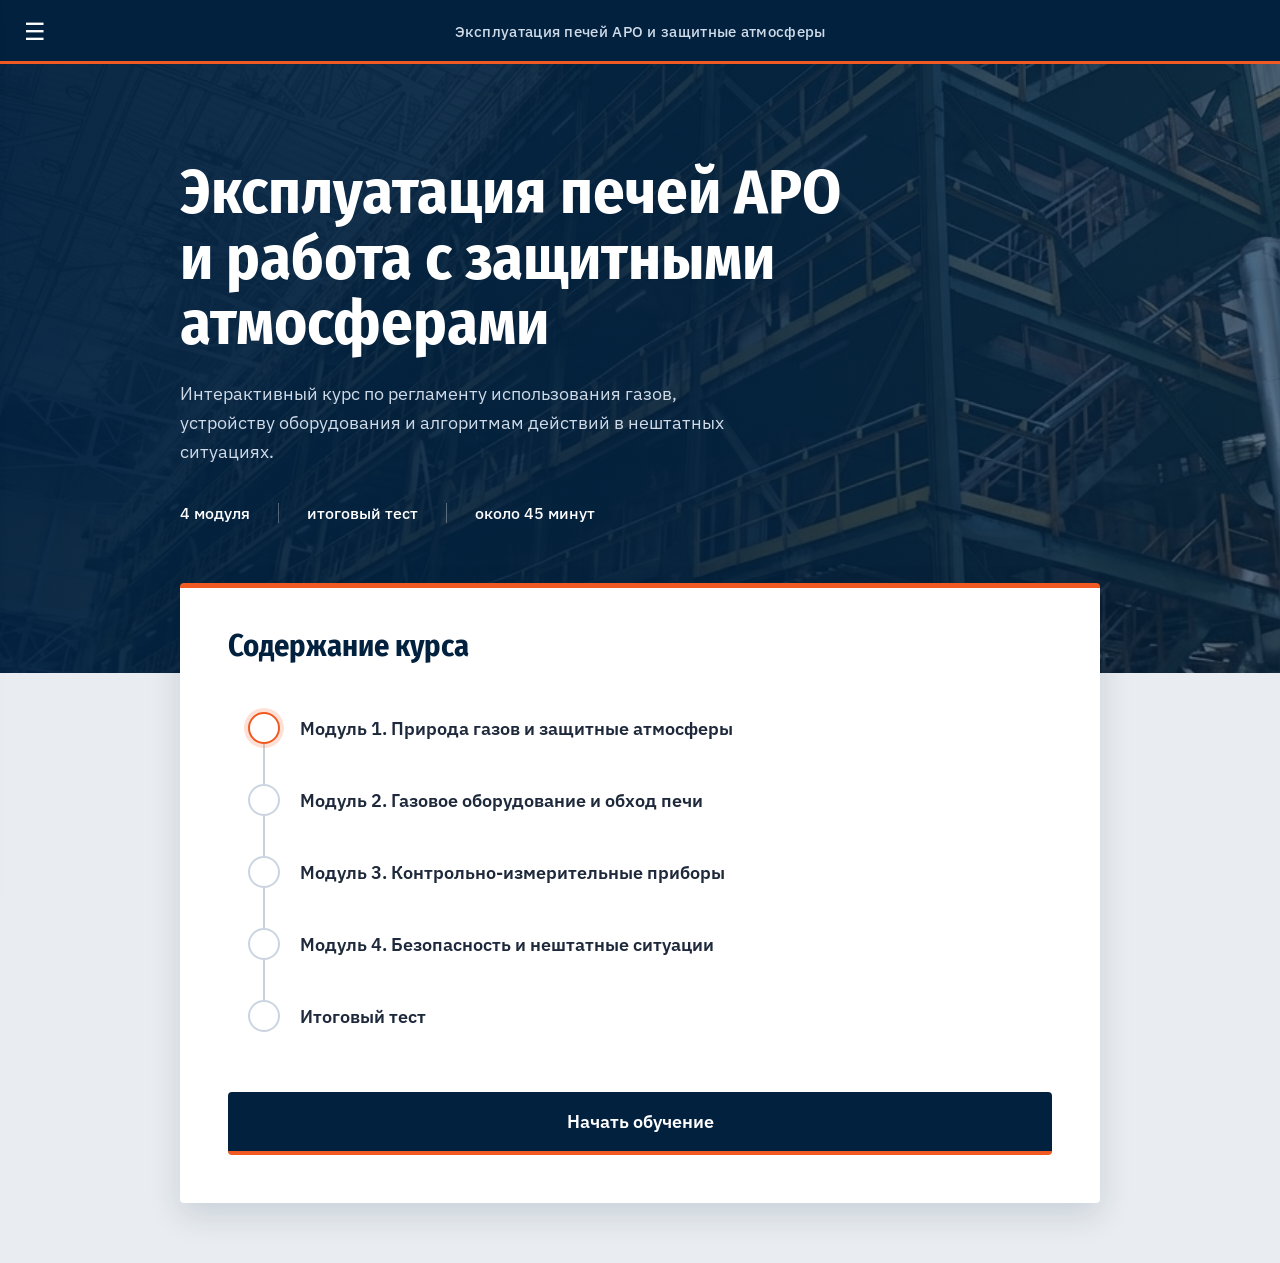
<file: index.html>
<!DOCTYPE html>
<html lang="ru">
<head>
    <meta charset="UTF-8">
    <meta name="viewport" content="width=device-width, initial-scale=1.0">
    <title>Эксплуатация печей АРО</title>
    <style>
        /* Базовые настройки */
        * { margin: 0; padding: 0; box-sizing: border-box; font-family: 'Segoe UI', system-ui, -apple-system, sans-serif; }
        body { background-color: #f4f7fb; color: #1e293b; overflow-x: hidden; }

        /* --- ВЕРХНЯЯ ПАНЕЛЬ --- */
        .header {
            position: fixed; top: 0; left: 0; width: 100%; height: 64px;
            background: #ffffff; box-shadow: 0 1px 3px rgba(0,0,0,0.05);
            display: flex; align-items: center; justify-content: space-between; padding: 0 24px; z-index: 100;
        }
        .header-left { display: flex; align-items: center; width: 30%; }
        .menu-btn {
            background: none; border: none; font-size: 24px; cursor: pointer; 
            color: #0f172a; margin-right: 20px; transition: color 0.2s;
        }
        .menu-btn:hover { color: #02213F; }
        
        .header-title { width: 40%; text-align: center; font-size: 15px; font-weight: 600; color: #475569; letter-spacing: 0.3px; }
        
        .header-right { width: 30%; display: flex; justify-content: flex-end; }
        .home-btn {
            background: #f1f5f9; border: none; padding: 8px 16px; border-radius: 6px; 
            cursor: pointer; font-weight: 600; color: #02213F; transition: background 0.2s;
            display: none; /* Скрыта на главной странице */
        }
        .home-btn:hover { background: #e2e8f0; }

        /* --- БОКОВОЕ МЕНЮ (PREMIUM DESIGN) --- */
        .sidebar {
            position: fixed; top: 0; left: -380px; width: 360px; height: 100vh;
            background: #ffffff; box-shadow: 4px 0 24px rgba(0,0,0,0.08);
            transition: left 0.3s cubic-bezier(0.4, 0, 0.2, 1); z-index: 200; 
            display: flex; flex-direction: column;
        }
        .sidebar.open { left: 0; }
        
        .sidebar-header {
            display: flex; justify-content: space-between; align-items: center;
            padding: 24px; border-bottom: 1px solid #f1f5f9;
        }
        .sidebar-logo { font-size: 18px; font-weight: 700; color: #02213F; letter-spacing: 0.5px; }
        .close-btn { 
            background: none; border: none; font-size: 24px; cursor: pointer; 
            color: #94a3b8; transition: color 0.2s; line-height: 1;
        }
        .close-btn:hover { color: #0f172a; }

        .sidebar-content { padding: 24px; overflow-y: auto; }

        /* Прогресс-бар */
        .progress-container { margin-bottom: 32px; }
        .progress-header { display: flex; justify-content: space-between; margin-bottom: 8px; }
        .progress-text { font-size: 13px; font-weight: 600; color: #64748b; }
        .progress-percent { font-size: 13px; font-weight: 700; color: #02213F; }
        .progress-bar { width: 100%; height: 6px; background: #e2e8f0; border-radius: 4px; overflow: hidden; }
        .progress-fill { height: 100%; background: #02213F; width: 0%; transition: width 0.5s ease; }

        /* Элементы меню */
        .menu-list { list-style: none; display: flex; flex-direction: column; gap: 8px; }
        .menu-item {
            display: flex; align-items: flex-start; gap: 16px; padding: 12px 16px;
            border-radius: 8px; cursor: pointer; transition: all 0.2s ease;
            background: transparent;
        }
        .menu-item:hover { background: #f8fafc; transform: translateX(4px); }
        
        .menu-circle {
            flex-shrink: 0; width: 24px; height: 24px; border-radius: 50%;
            border: 2px solid #cbd5e1; background: #ffffff;
            display: flex; align-items: center; justify-content: center;
            font-size: 12px; color: transparent; font-weight: bold;
            margin-top: 2px; transition: all 0.3s ease;
        }
        .menu-item.completed .menu-circle { border-color: #02213F; background: #02213F; color: #ffffff; }
        .menu-text { font-size: 14px; line-height: 1.5; color: #334155; font-weight: 500; }
        .menu-item.completed .menu-text { color: #94a3b8; }

        /* --- КОНТЕЙНЕРЫ ДЛЯ КОНТЕНТА И IFRAME --- */
        #main-view { padding-top: 64px; min-height: 100vh; transition: opacity 0.3s; }
        #course-frame { 
            display: none; width: 100%; height: calc(100vh - 64px); 
            border: none; margin-top: 64px; background: #f4f7fb; 
        }

        /* --- ОБЛОЖКА (HERO) --- */
        .hero {
            background: linear-gradient(to bottom, rgba(15, 23, 42, 0.7), rgba(15, 23, 42, 0.9)), url('image/cover-bg.png') center/cover;
            padding: 100px 20px 140px 20px; color: #ffffff; text-align: center;
        }
        .hero h1 { font-size: 2.75rem; font-weight: 700; margin-bottom: 20px; line-height: 1.2; }
        .hero p { font-size: 1.15rem; color: #cbd5e1; max-width: 700px; margin: 0 auto 40px auto; line-height: 1.6; }
        .stats { display: flex; justify-content: center; gap: 48px; font-size: 1.1rem; font-weight: 600; color: #e2e8f0; }
        .stat-item { display: flex; align-items: center; gap: 8px; }

        /* --- КАРТОЧКА СОДЕРЖАНИЯ (ГЛАВНАЯ) --- */
        .content-card {
            background: #ffffff; max-width: 800px; margin: -80px auto 60px auto;
            border-radius: 16px; box-shadow: 0 20px 40px rgba(0,0,0,0.08);
            padding: 48px; position: relative; z-index: 10;
        }
        .content-card h2 { font-size: 1.5rem; margin-bottom: 32px; color: #0f172a; font-weight: 700; }
        
        .main-toc-list { list-style: none; display: flex; flex-direction: column; gap: 12px; }
        .main-toc-item {
            display: flex; align-items: center; gap: 20px; padding: 20px;
            border-radius: 12px; border: 1px solid #e2e8f0; cursor: pointer; transition: all 0.2s ease;
        }
        .main-toc-item:hover { border-color: #cbd5e1; box-shadow: 0 4px 12px rgba(0,0,0,0.03); transform: translateY(-2px); }
        
        .main-toc-circle {
            flex-shrink: 0; width: 32px; height: 32px; border-radius: 50%;
            border: 2px solid #cbd5e1; display: flex; align-items: center; justify-content: center;
            font-size: 16px; color: transparent; transition: all 0.3s ease;
        }
        .main-toc-item.completed .main-toc-circle { border-color: #02213F; background: #02213F; color: #ffffff; }
        .main-toc-text { font-size: 1.1rem; color: #1e293b; font-weight: 600; }
        .main-toc-item.completed .main-toc-text { color: #64748b; }

        /* Кнопка */
        .btn-primary {
            display: block; width: 100%; background: #02213F; color: #ffffff;
            border: none; padding: 18px; font-size: 1.1rem; font-weight: 600;
            border-radius: 8px; margin-top: 40px; cursor: pointer; transition: all 0.2s ease;
        }
        .btn-primary:hover { background: #0A3560; box-shadow: 0 4px 12px rgba(0, 86, 179, 0.3); }
    </style>
    <link rel="stylesheet" href="theme.css">
    <style>
        /* ===== Оформление главной: синяя шапка, обложка, маршрут курса ===== */
        body { background: var(--paper); color: var(--ink); }
        .header { background: var(--navy); box-shadow: none; border-bottom: 3px solid var(--heat); }
        .menu-btn { color: #fff; }
        .menu-btn:hover { color: var(--heat-soft); }
        .header-title { color: #cfdbe8; font-weight: 500; font-size: 0.95rem; }
        .home-btn { background: transparent; color: #fff; border: 1px solid rgba(255,255,255,.35); border-radius: 4px; }
        .home-btn:hover { background: rgba(255,255,255,.12); }
        .sidebar { border-radius: 0; }
        .sidebar-logo { color: var(--navy); font-family: var(--head); font-size: 1.2rem; }
        .menu-item { border-radius: 4px; }
        .progress-fill { background: var(--heat); }
        .progress-percent { color: var(--navy); }
        .menu-item.completed .menu-circle, .main-toc-item.completed .main-toc-circle { background: var(--navy); border-color: var(--navy); }

        .hero { background: linear-gradient(100deg, rgba(2,33,63,.96) 0%, rgba(2,33,63,.88) 55%, rgba(2,33,63,.6) 100%), url('image/cover-bg.png') center/cover; padding: 96px 24px 150px; text-align: left; }
                .hero { padding-left: max(24px, calc((100% - 920px) / 2)); padding-right: max(24px, calc((100% - 920px) / 2)); }
        .hero h1 { font-size: clamp(2.3rem, 5.5vw, 3.9rem); line-height: 1.05; font-weight: 700; margin-bottom: 22px; }
        .hero p { color: #cfdbe8; font-size: 1.15rem; max-width: 52ch; margin: 0 0 36px; }
        .stats { justify-content: flex-start; gap: 0; font-size: 1rem; font-weight: 500; color: #fff; }
        .stat-item { padding-right: 28px; margin-right: 28px; border-right: 1px solid rgba(255,255,255,.3); }
        .stat-item:last-child { border-right: 0; margin-right: 0; padding-right: 0; }

        .content-card { max-width: 920px; border-radius: 4px; box-shadow: 0 12px 32px rgba(2,33,63,.14); margin-top: -90px; padding: 40px 48px 48px; border-top: 5px solid var(--heat); }
        .content-card h2 { font-family: var(--head); font-size: 1.9rem; color: var(--navy); margin-bottom: 28px; }

        /* Маршрут: модули соединены линией, как проход полосы через печь */
        .main-toc-list { gap: 0; }
        .main-toc-item { position: relative; border: 0; border-radius: 4px; padding: 20px 20px; transition: background .2s; }
        .main-toc-item:hover { background: var(--panel); box-shadow: none; transform: none; border: 0; }
        .main-toc-item:not(:last-child)::after { content: ''; position: absolute; left: 35px; top: calc(50% + 16px); height: calc(100% - 32px); width: 2px; background: var(--line); }
        .main-toc-item.completed:not(:last-child)::after { background: var(--navy); }
        .main-toc-circle { position: relative; z-index: 1; background: #fff; }
        .main-toc-item.current .main-toc-circle { border-color: var(--heat); box-shadow: 0 0 0 4px rgba(240,90,34,.18); }
        .main-toc-text { font-size: 1.15rem; font-weight: 600; }
        .main-toc-item.completed .main-toc-text { color: var(--ink-2); }
        .btn-primary { background: var(--navy); border-radius: 4px; border-bottom: 4px solid var(--heat); font-size: 1.1rem; }
        .btn-primary:hover { background: var(--navy-2); box-shadow: none; }
        @media (max-width: 700px) { .content-card { padding: 28px 18px 32px; margin: -70px 12px 40px; } .stats { flex-wrap: wrap; row-gap: 8px; } .header-title { display: none; } }
    </style>
</head>
<body>

    <!-- ВЕРХНЯЯ ПАНЕЛЬ -->
    <header class="header">
        <div class="header-left">
            <button class="menu-btn" onclick="toggleSidebar()">☰</button>
        </div>
        <div class="header-title">Эксплуатация печей АРО и защитные атмосферы</div>
        <div class="header-right">
            <button class="home-btn" id="home-btn" onclick="showHome()">На главную</button>
        </div>
    </header>

    <!-- БОКОВОЕ МЕНЮ -->
    <div class="sidebar" id="sidebar">
        <div class="sidebar-header">
            <div class="sidebar-logo">НЛМК / ТУОРО</div>
            <button class="close-btn" onclick="toggleSidebar()">✕</button>
        </div>
        
        <div class="sidebar-content">
            <div class="progress-container">
                <div class="progress-header">
                    <span class="progress-text">Прогресс курса</span>
                    <span class="progress-percent" id="progress-percent">0%</span>
                </div>
                <div class="progress-bar"><div class="progress-fill" id="progress-fill"></div></div>
            </div>

            <ul class="menu-list" id="sidebar-menu">
                <!-- Генерируется через JS -->
            </ul>
        </div>
    </div>

    <!-- ЭКРАН 1: ОБЛОЖКА И СОДЕРЖАНИЕ -->
    <div id="main-view">
        <div class="hero">
            <h1>Эксплуатация печей АРО<br>и работа с защитными атмосферами</h1>
            <p>Интерактивный курс по регламенту использования газов, устройству оборудования и алгоритмам действий в нештатных ситуациях.</p>
            <div class="stats">
                <div class="stat-item">4 модуля</div>
                <div class="stat-item">итоговый тест</div>
                <div class="stat-item">около 45 минут</div>
            </div>
        </div>

        <div class="content-card">
            <h2>Содержание курса</h2>
            <ul class="main-toc-list" id="main-toc">
                <!-- Генерируется через JS -->
            </ul>
            <button class="btn-primary" onclick="startCourse()">Начать обучение</button>
        </div>
    </div>

    <!-- ОКНО ДЛЯ ЗАГРУЗКИ МОДУЛЕЙ (IFRAME) -->
    <iframe id="course-frame" src=""></iframe>

    <!-- СКРИПТЫ ЛОГИКИ -->
    <script>
        // Теперь мы ссылаемся на реальные HTML файлы, а не на ID блоков
        const courseData = [
            { id: 1, title: "Модуль 1. Природа газов и защитные атмосферы", completed: false, file: "module1.html" },
            { id: 2, title: "Модуль 2. Газовое оборудование и обход печи", completed: false, file: "module2.html" },
            { id: 3, title: "Модуль 3. Контрольно-измерительные приборы", completed: false, file: "module3.html" },
            { id: 4, title: "Модуль 4. Безопасность и нештатные ситуации", completed: false, file: "module4.html" },
            { id: 5, title: "Итоговый тест", completed: false, file: "test.html" }
        ];

        // Прогресс хранится в браузере, чтобы не сбрасываться при перезагрузке страницы
        const PROGRESS_KEY = 'curs_aro_completed';
        function loadProgress() {
            try {
                const done = JSON.parse(localStorage.getItem(PROGRESS_KEY) || '[]');
                courseData.forEach(m => { m.completed = done.includes(m.id); });
            } catch (e) {}
        }
        function saveProgress() {
            try {
                localStorage.setItem(PROGRESS_KEY, JSON.stringify(courseData.filter(m => m.completed).map(m => m.id)));
            } catch (e) {}
        }

        function renderTOC() {
            const mainToc = document.getElementById('main-toc');
            const sidebarMenu = document.getElementById('sidebar-menu');
            mainToc.innerHTML = ''; sidebarMenu.innerHTML = '';
            
            let completedCount = 0;

            courseData.forEach(mod => {
                if (mod.completed) completedCount++;
                const checkMark = mod.completed ? '✓' : '';
                const completedClass = mod.completed ? 'completed' : (mod === courseData.find(m => !m.completed) ? 'current' : '');

                // Отрисовка для главной карточки
                mainToc.innerHTML += `
                    <li class="main-toc-item ${completedClass}" onclick="loadModule('${mod.file}')">
                        <div class="main-toc-circle">${checkMark}</div>
                        <div class="main-toc-text">${mod.title}</div>
                    </li>
                `;

                // Отрисовка для бокового меню
                sidebarMenu.innerHTML += `
                    <li class="menu-item ${completedClass}" onclick="loadModule('${mod.file}'); toggleSidebar();">
                        <div class="menu-circle">${checkMark}</div>
                        <div class="menu-text">${mod.title}</div>
                    </li>
                `;
            });

            document.querySelector('.btn-primary').textContent = completedCount === 0 ? 'Начать обучение' : (completedCount === courseData.length ? 'Пройти курс заново' : 'Продолжить обучение');
            const percent = Math.round((completedCount / courseData.length) * 100);
            document.getElementById('progress-percent').innerText = percent + '%';
            document.getElementById('progress-fill').style.width = percent + '%';
        }

        // Функция загрузки файла в iframe
        function loadModule(filename) {
            document.getElementById('main-view').style.display = 'none';
            const frame = document.getElementById('course-frame');
            frame.style.display = 'block';
            frame.src = filename;
            
            // Показываем кнопку "На главную"
            document.getElementById('home-btn').style.display = 'block';
            window.scrollTo(0, 0);
        }

        // Функция возврата на главную страницу
        function showHome() {
            document.getElementById('course-frame').style.display = 'none';
            document.getElementById('course-frame').src = ''; // Очищаем iframe
            document.getElementById('main-view').style.display = 'block';
            document.getElementById('home-btn').style.display = 'none';
        }

        function startCourse() {
            const nextModule = courseData.find(m => !m.completed);
            loadModule(nextModule ? nextModule.file : courseData[0].file);
        }

        function toggleSidebar() {
            document.getElementById('sidebar').classList.toggle('open');
        }

        // Слушатель сообщений от дочерних страниц (из iframe)
        window.addEventListener('message', function(event) {
            if (event.source !== document.getElementById('course-frame').contentWindow) return;
            if (event.data && event.data.action === 'completeModule') {
                const mod = courseData.find(m => m.id === event.data.moduleId);
                if (mod) mod.completed = true;
                saveProgress();
                renderTOC(); // Обновляем галочки и проценты
                if (event.data.next) loadModule(event.data.next); // К следующему модулю
                else showHome();                                   // Курс завершён — в меню
            }
        });

        window.onload = () => { loadProgress(); renderTOC(); };
    </script>
</body>
</html>
</file>
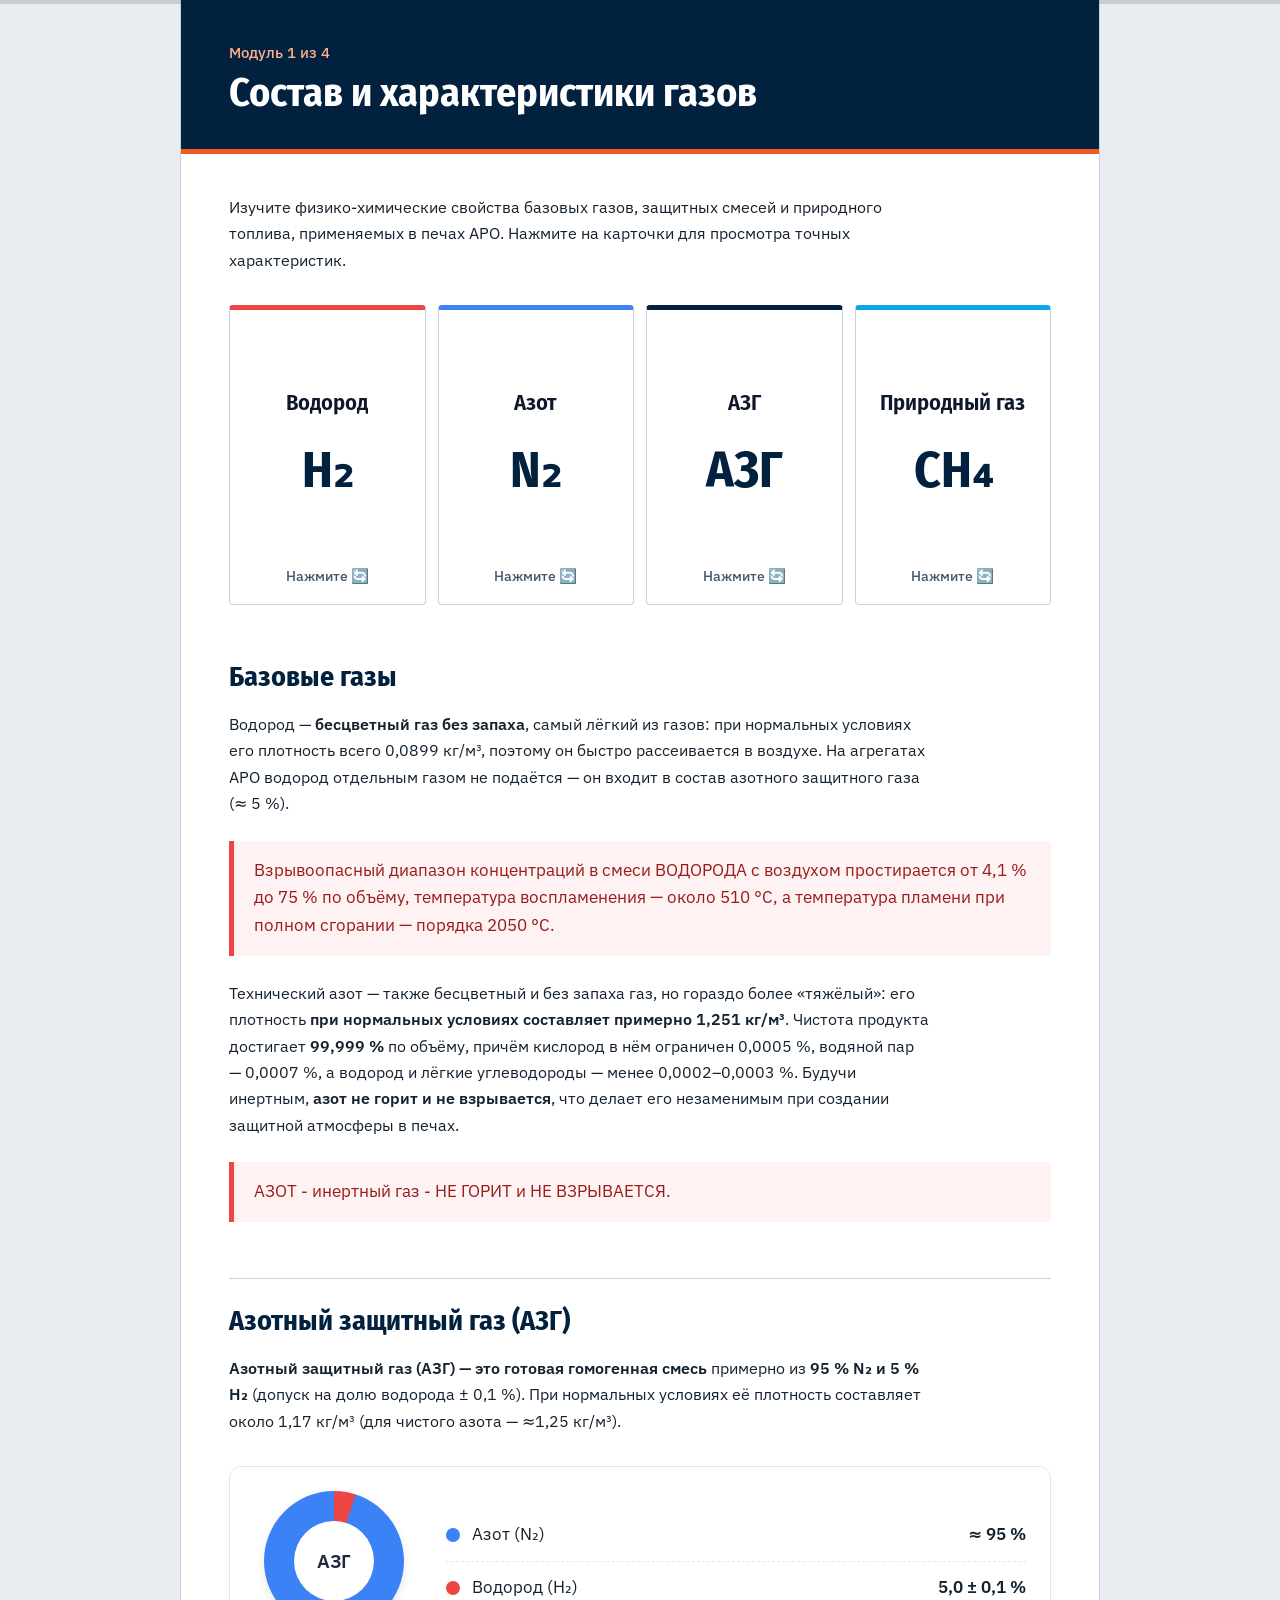
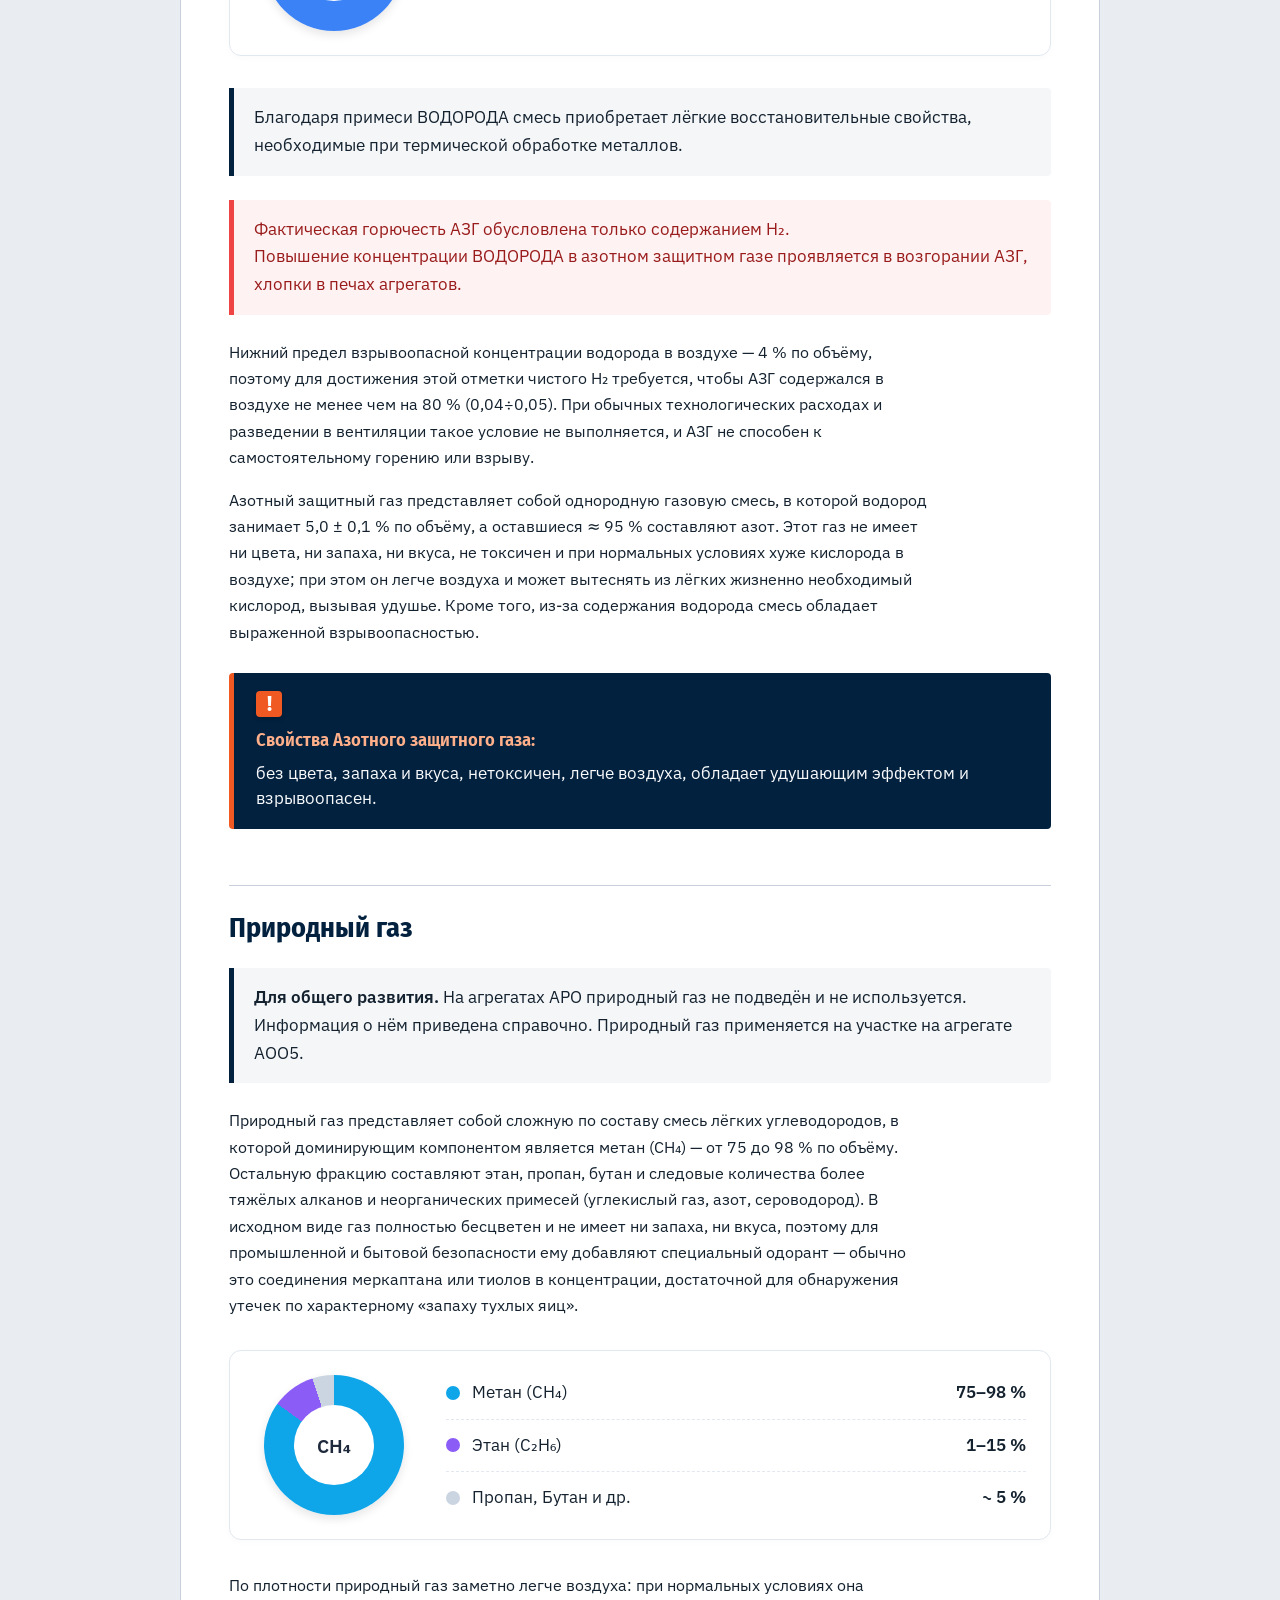
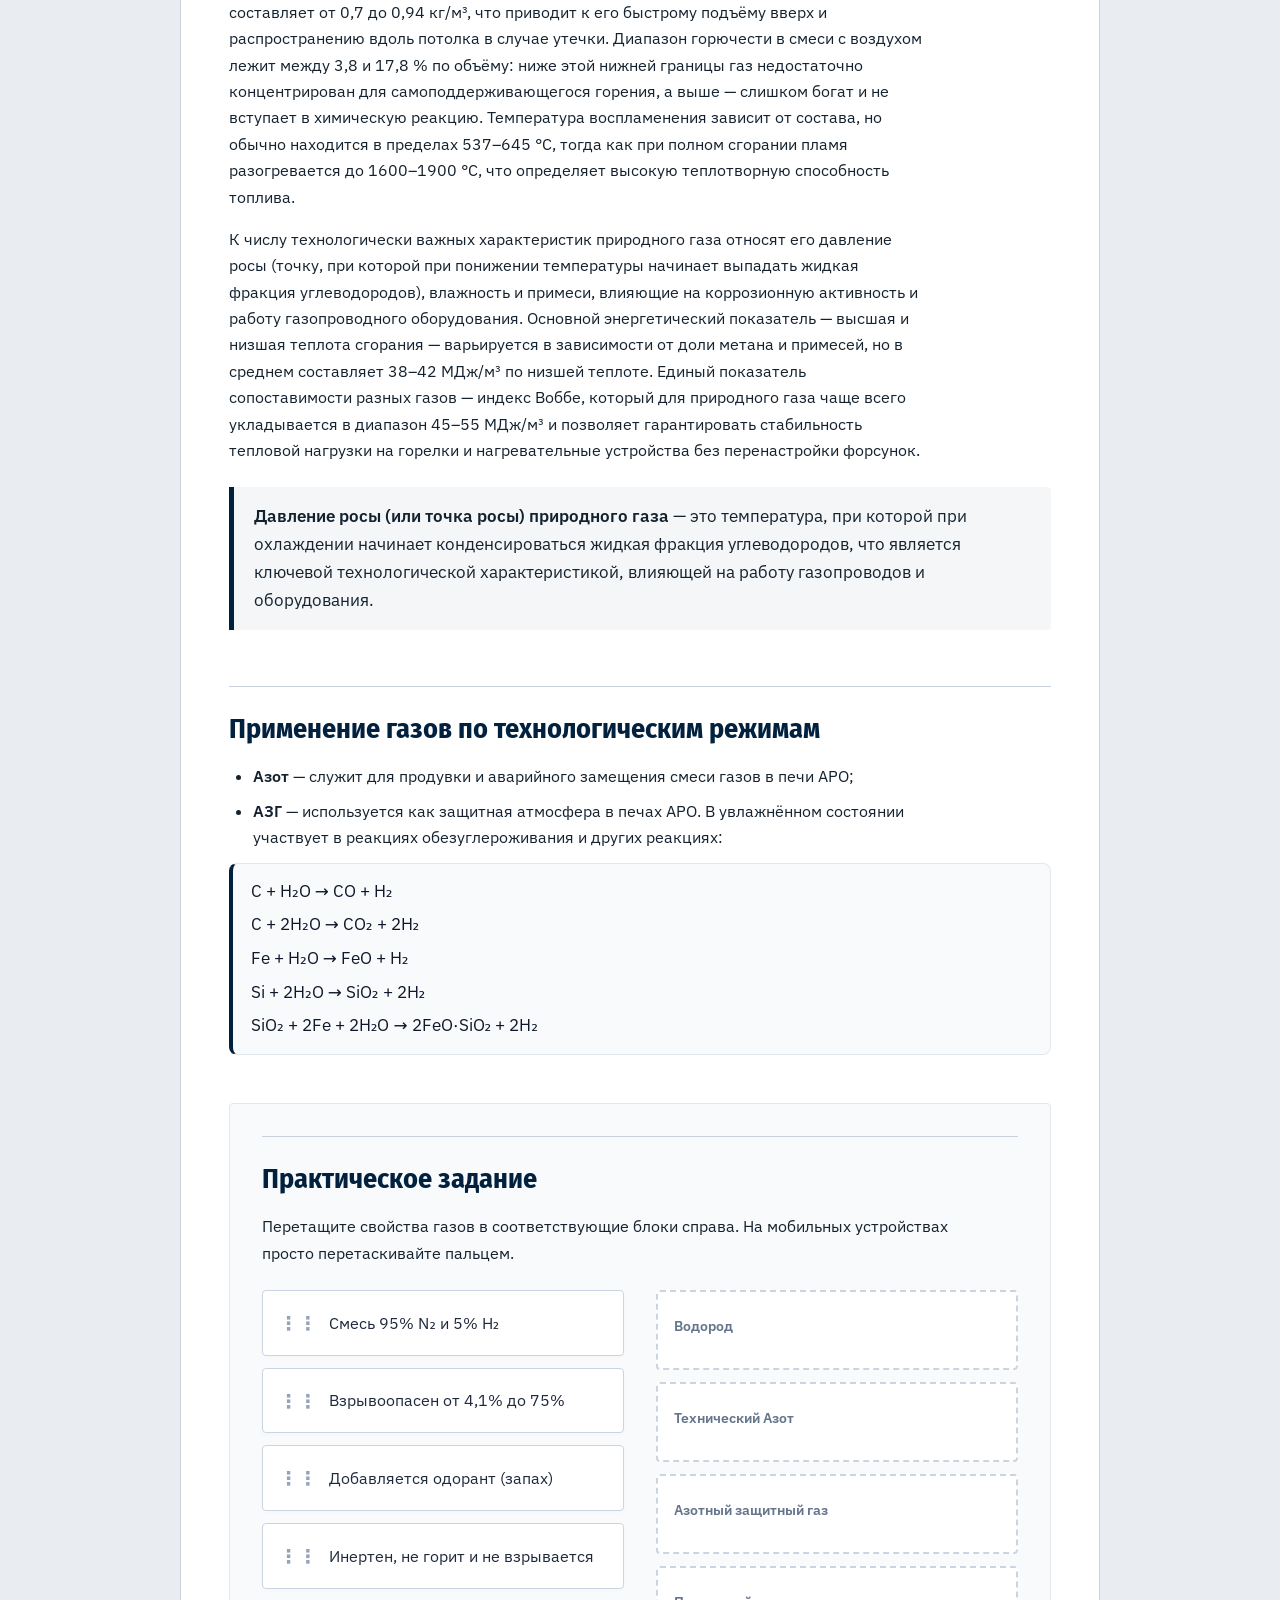
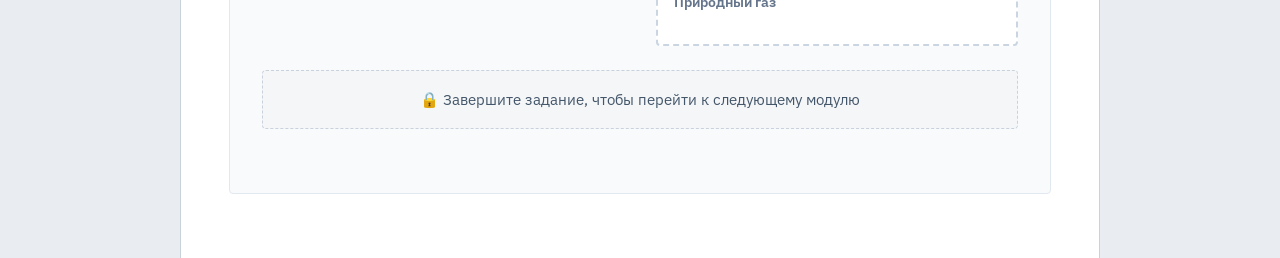
<file: module1.html>
<!DOCTYPE html>
<html lang="ru">
<head>
    <meta charset="UTF-8">
    <meta name="viewport" content="width=device-width, initial-scale=1.0">
    <title>Модуль 1: Состав и характеристики газов</title>
    <style>
        /* Базовые настройки для идеальной читаемост */
        * { margin: 0; padding: 0; box-sizing: border-box; font-family: 'Segoe UI', Tahoma, Geneva, Verdana, sans-serif; }
        body { background-color: #f4f7fb; padding: 20px; color: #1e293b; line-height: 1.6; }
        
        .lesson-container { max-width: 1000px; margin: 0 auto; background: #ffffff; padding: 40px; border-radius: 8px; box-shadow: 0 4px 12px rgba(0,0,0,0.05); }
        
        /* Типографика */
        h2 { color: #0f172a; font-size: 2rem; margin-bottom: 24px; border-bottom: 2px solid #e2e8f0; padding-bottom: 12px; }
        h3 { color: #0f172a; margin: 32px 0 16px 0; font-size: 1.4rem; }
        h4 { color: #334155; margin: 24px 0 12px 0; font-size: 1.2rem; }
        p { margin-bottom: 16px; font-size: 1.05rem; color: #334155; text-align: justify; }
        strong { font-weight: 600; color: #0f172a; }
        ul { margin-bottom: 16px; padding-left: 24px; }
        li { margin-bottom: 8px; font-size: 1.05rem; color: #334155; }

        /* ИНТЕРАКТИВНЫЕ КАРТОЧКИ */
        .gas-grid { display: grid; grid-template-columns: repeat(auto-fit, minmax(220px, 1fr)); gap: 20px; margin: 32px 0; }
        .gas-card { background: transparent; height: 340px; perspective: 1000px; cursor: pointer; }
        .gas-card-inner { position: relative; width: 100%; height: 100%; transition: transform 0.6s; transform-style: preserve-3d; }
        .gas-card.flipped .gas-card-inner { transform: rotateY(180deg); }
        .gas-card-front, .gas-card-back { position: absolute; width: 100%; height: 100%; backface-visibility: hidden; border-radius: 12px; padding: 20px; box-shadow: 0 4px 8px rgba(0,0,0,0.1); }
        
        .gas-card-front { background: #ffffff; border: 1px solid #e2e8f0; display: flex; flex-direction: column; justify-content: center; align-items: center; text-align: center; }
        .gas-card-front h4 { font-size: 1.4rem; color: #0f172a; margin: 0 0 10px 0; }
        .gas-card-front .formula { font-size: 2.5rem; font-weight: bold; color: #94a3b8; margin-bottom: 16px; }
        .flip-hint { position: absolute; bottom: 16px; color: #3b82f6; font-size: 0.9rem; font-weight: 600; }
        
        .gas-card-back { background: #111827; color: #ffffff; transform: rotateY(180deg); text-align: left; overflow-y: auto; border-left: 4px solid #3b82f6; }
        .gas-card-back h4 { color: #ffffff; font-size: 1.3rem; margin-top: 0; margin-bottom: 12px; border-bottom: 1px solid #374151; padding-bottom: 8px; }
        .card-stat { margin-bottom: 12px; }
        .card-stat-label { color: #9ca3af; font-size: 0.8rem; text-transform: uppercase; font-weight: 600; letter-spacing: 0.5px; margin-bottom: 2px; display: block; }
        .card-stat-value { color: #ffffff; font-size: 1.05rem; }

        /* ПЛАШКИ */
        .alert-dark { background: #1e293b; color: #f8fafc; position: relative; padding: 20px 24px 20px 48px; border-radius: 8px; margin: 32px 0 32px 24px; font-size: 1.05rem; line-height: 1.5; box-shadow: 0 4px 6px rgba(0,0,0,0.1); }
        .alert-dark .alert-icon { position: absolute; left: -20px; top: 50%; transform: translateY(-50%); width: 40px; height: 40px; background: #ffffff; border-radius: 50%; display: flex; align-items: center; justify-content: center; color: #0f172a; font-weight: bold; font-size: 1.4rem; box-shadow: 0 2px 4px rgba(0,0,0,0.2); }
        .alert-dark strong { color: #94a3b8; display: block; margin-bottom: 8px; font-weight: normal; }

        .alert-light { background: #f8fafc; border-left: 4px solid #3b82f6; padding: 16px 20px; margin: 24px 0; border-radius: 0 8px 8px 0; color: #1e293b; font-size: 1.05rem; }
        .alert-danger { background: #fef2f2; border-left: 4px solid #ef4444; padding: 16px 20px; margin: 24px 0; border-radius: 0 8px 8px 0; color: #991b1b; font-size: 1.05rem; }

        /* КОЛЬЦЕВЫЕ ДИАГРАММЫ */
        .chart-section { display: flex; flex-wrap: wrap; gap: 32px; align-items: center; margin: 32px 0; background: #ffffff; border: 1px solid #e2e8f0; border-radius: 12px; padding: 24px; box-shadow: 0 2px 8px rgba(0,0,0,0.02); }
        .chart-visual { display: flex; flex-direction: column; align-items: center; min-width: 160px; }
        .donut-chart { width: 140px; height: 140px; border-radius: 50%; display: flex; align-items: center; justify-content: center; box-shadow: 0 4px 10px rgba(0,0,0,0.1); }
        .donut-inner { width: 80px; height: 80px; background: #ffffff; border-radius: 50%; display: flex; align-items: center; justify-content: center; font-weight: bold; font-size: 1.2rem; color: #1e293b; }
        .chart-azg { background: conic-gradient(#ef4444 0% 5%, #3b82f6 5% 100%); }
        .chart-ng { background: conic-gradient(#0ea5e9 0% 85%, #8b5cf6 85% 95%, #cbd5e1 95% 100%); }
        
        .chart-legend { flex: 1; min-width: 250px; }
        .legend-item { display: flex; align-items: center; justify-content: space-between; margin-bottom: 12px; padding-bottom: 12px; border-bottom: 1px dashed #e2e8f0; font-size: 1.05rem; }
        .legend-item:last-child { border-bottom: none; margin-bottom: 0; padding-bottom: 0; }
        .legend-color { display: flex; align-items: center; gap: 12px; }
        .dot { width: 14px; height: 14px; border-radius: 50%; }

        /* DRAG AND DROP */
        .dnd-container { background: #f8fafc; border: 1px solid #e2e8f0; border-radius: 12px; padding: 32px; margin-top: 48px; }
        .dnd-grid { display: grid; grid-template-columns: 1fr 1fr; gap: 32px; margin-top: 24px; }
        
        .draggable-items { display: flex; flex-direction: column; gap: 12px; }
        .drag-item { background: #ffffff; border: 1px solid #cbd5e1; padding: 16px; border-radius: 8px; cursor: grab; font-size: 1rem; color: #1e293b; display: flex; align-items: center; gap: 12px; box-shadow: 0 2px 4px rgba(0,0,0,0.02); }
        .drag-item::before { content: "⋮⋮"; color: #94a3b8; font-size: 1.2rem; font-weight: bold; }
        .drag-item:active { cursor: grabbing; }
        
        .drop-zones { display: flex; flex-direction: column; gap: 12px; }
        .drop-zone { background: #ffffff; border: 2px dashed #cbd5e1; padding: 16px; border-radius: 8px; min-height: 80px; display: flex; flex-direction: column; justify-content: center; position: relative; transition: all 0.2s; }
        .drop-zone.drag-over { background: #f1f5f9; border-color: #3b82f6; }
        
        .drop-zone.correct { background: #e6f4ea; border: 1px solid #34d399; padding: 12px 16px; }
        .drop-zone.correct .drop-zone-title { color: #64748b; font-size: 0.75rem; text-transform: uppercase; font-weight: 700; margin-bottom: 4px; display: block; }
        .drop-zone.correct .drag-item { background: transparent; border: none; box-shadow: none; padding: 0; font-size: 0.95rem; color: #1e293b; }
        .drop-zone.correct .drag-item::before { content: "⋮⋮"; color: #94a3b8; font-size: 1.2rem; }
        
        .drop-zone-title { color: #64748b; font-size: 0.85rem; text-transform: uppercase; font-weight: 600; margin-bottom: 8px; }

        /* Кнопки */
        .btn-group { display: flex; flex-direction: column; gap: 12px; margin-top: 32px; }
        .nav-btn { background: #10b981; color: white; border: none; padding: 18px 32px; font-size: 1.1rem; font-weight: bold; border-radius: 8px; cursor: pointer; width: 100%; text-transform: uppercase; display: none; text-align: center; }
        .nav-btn:hover { background: #059669; }
        
        .reset-btn { background: transparent; color: #64748b; border: 1px solid #cbd5e1; padding: 12px 24px; font-size: 1rem; border-radius: 8px; cursor: pointer; width: 100%; transition: 0.2s; display: none; }
        .reset-btn:hover { background: #f1f5f9; color: #1e293b; }

        .disabled-text { text-align: center; color: #94a3b8; font-size: 1rem; margin-top: 24px; padding: 16px; background: #f1f5f9; border-radius: 8px; }

        /* Мобильная адаптация */
        @media (max-width: 768px) {
            body { padding: 10px; }
            .lesson-container { padding: 20px; }
            .dnd-grid { grid-template-columns: 1fr; gap: 24px; }
            .alert-dark { margin-left: 16px; padding-left: 36px; }
            .alert-dark .alert-icon { left: -16px; width: 32px; height: 32px; font-size: 1.2rem; }
            .chart-section { flex-direction: column; align-items: flex-start; }
            .chart-visual { align-self: center; margin-bottom: 16px; }
        }
            .gas-use { margin-bottom: 12px; }
        .reactions { background: #f8fafc; border: 1px solid #e2e8f0; border-left: 4px solid #02213F; border-radius: 8px; padding: 14px 18px; margin-bottom: 24px; display: grid; gap: 6px; font-size: 1.05rem; color: #0f172a; font-variant-numeric: tabular-nums; }
    </style>
    <link rel="stylesheet" href="theme.css">
    <link rel="stylesheet" href="modules.css">
    <script src="theme.js" defer></script>
</head>
<body>

    <div class="lesson-container">
        <h2>Состав и характеристики газов</h2>
        <p>Изучите физико-химические свойства базовых газов, защитных смесей и природного топлива, применяемых в печах АРО. Нажмите на карточки для просмотра точных характеристик.</p>
        
        <!-- ИНТЕРАКТИВНЫЕ КАРТОЧКИ -->
        <div class="gas-grid">
            <div class="gas-card" onclick="flipCard(this)">
                <div class="gas-card-inner">
                    <div class="gas-card-front">
                        <h4>Водород</h4>
                        <div class="formula">H₂</div>
                        <div class="flip-hint">Нажмите 🔄</div>
                    </div>
                    <div class="gas-card-back">
                        <h4>Водород (H₂)</h4>
                        <div class="card-stat"><span class="card-stat-label">В составе АЗГ</span><span class="card-stat-value">5,0 ± 0,1 %</span></div>
                        <div class="card-stat"><span class="card-stat-label">Плотность</span><span class="card-stat-value">0,0899 кг/м³</span></div>
                        <div class="card-stat"><span class="card-stat-label">Взрываемость</span><span class="card-stat-value">4,1 % – 75 %</span></div>
                        <div class="card-stat"><span class="card-stat-label">Т воспламенения</span><span class="card-stat-value">~510 °C</span></div>
                    </div>
                </div>
            </div>

            <div class="gas-card" onclick="flipCard(this)">
                <div class="gas-card-inner">
                    <div class="gas-card-front">
                        <h4>Азот</h4>
                        <div class="formula">N₂</div>
                        <div class="flip-hint">Нажмите 🔄</div>
                    </div>
                    <div class="gas-card-back">
                        <h4>Азот (N₂)</h4>
                        <div class="card-stat"><span class="card-stat-label">Чистота</span><span class="card-stat-value">≥ 99,999 %</span></div>
                        <div class="card-stat"><span class="card-stat-label">Плотность</span><span class="card-stat-value">1,251 кг/м³</span></div>
                        <div class="card-stat"><span class="card-stat-label">Свойства</span><span class="card-stat-value">Инертен, не горит</span></div>
                        <div class="card-stat"><span class="card-stat-label">Опасность</span><span class="card-stat-value">Удушье</span></div>
                    </div>
                </div>
            </div>

            <div class="gas-card" onclick="flipCard(this)">
                <div class="gas-card-inner">
                    <div class="gas-card-front">
                        <h4>АЗГ</h4>
                        <div class="formula">АЗГ</div>
                        <div class="flip-hint">Нажмите 🔄</div>
                    </div>
                    <div class="gas-card-back">
                        <h4>Азотный защитный газ</h4>
                        <div class="card-stat"><span class="card-stat-label">Состав</span><span class="card-stat-value">95% N₂, 5% H₂</span></div>
                        <div class="card-stat"><span class="card-stat-label">Плотность</span><span class="card-stat-value">~1,17 кг/м³</span></div>
                        <div class="card-stat"><span class="card-stat-label">Свойства</span><span class="card-stat-value">Восстановительные</span></div>
                        <div class="card-stat"><span class="card-stat-label">Горючесть</span><span class="card-stat-value">Обусловлена H₂</span></div>
                    </div>
                </div>
            </div>

            <div class="gas-card" onclick="flipCard(this)">
                <div class="gas-card-inner">
                    <div class="gas-card-front">
                        <h4>Природный газ</h4>
                        <div class="formula">CH₄</div>
                        <div class="flip-hint">Нажмите 🔄</div>
                    </div>
                    <div class="gas-card-back">
                        <h4>Природный газ</h4>
                        <div class="card-stat"><span class="card-stat-label">Основа</span><span class="card-stat-value">Метан 75–98 %</span></div>
                        <div class="card-stat"><span class="card-stat-label">Плотность</span><span class="card-stat-value">0,7–0,94 кг/м³</span></div>
                        <div class="card-stat"><span class="card-stat-label">Взрываемость</span><span class="card-stat-value">3,8 – 17,8 %</span></div>
                        <div class="card-stat"><span class="card-stat-label">На агрегатах АРО</span><span class="card-stat-value">Не используется</span></div>
                    </div>
                </div>
            </div>
        </div>

        <!-- ТЕОРИЯ -->
        <h3>Базовые газы</h3>
        <p>Водород — <strong>бесцветный газ без запаха</strong>, самый лёгкий из газов: при нормальных условиях его плотность всего 0,0899 кг/м³, поэтому он быстро рассеивается в воздухе. На агрегатах АРО водород отдельным газом не подаётся — он входит в состав азотного защитного газа (≈ 5 %).</p>

        <div class="alert-danger">
            Взрывоопасный диапазон концентраций в смеси ВОДОРОДА с воздухом простирается от 4,1 % до 75 % по объёму, температура воспламенения — около 510 °C, а температура пламени при полном сгорании — порядка 2050 °C.
        </div>

        <p>Технический азот — также бесцветный и без запаха газ, но гораздо более «тяжёлый»: его плотность <strong>при нормальных условиях составляет примерно 1,251 кг/м³</strong>. Чистота продукта достигает <strong>99,999 %</strong> по объёму, причём кислород в нём ограничен 0,0005 %, водяной пар — 0,0007 %, а водород и лёгкие углеводороды — менее 0,0002–0,0003 %. Будучи инертным, <strong>азот не горит и не взрывается</strong>, что делает его незаменимым при создании защитной атмосферы в печах.</p>

        <div class="alert-danger">
            АЗОТ - инертный газ - НЕ ГОРИТ и НЕ ВЗРЫВАЕТСЯ.
        </div>

        <h3>Азотный защитный газ (АЗГ)</h3>
        <p><strong>Азотный защитный газ (АЗГ) — это готовая гомогенная смесь</strong> примерно из <strong>95 % N₂ и 5 % H₂</strong> (допуск на долю водорода ± 0,1 %). При нормальных условиях её плотность составляет около 1,17 кг/м³ (для чистого азота — ≈1,25 кг/м³).</p>

        <!-- Диаграмма АЗГ -->
        <div class="chart-section">
            <div class="chart-visual">
                <div class="donut-chart chart-azg">
                    <div class="donut-inner">АЗГ</div>
                </div>
            </div>
            <div class="chart-legend">
                <div class="legend-item">
                    <div class="legend-color"><div class="dot" style="background: #3b82f6;"></div> Азот (N₂)</div>
                    <strong>≈ 95 %</strong>
                </div>
                <div class="legend-item">
                    <div class="legend-color"><div class="dot" style="background: #ef4444;"></div> Водород (H₂)</div>
                    <strong>5,0 ± 0,1 %</strong>
                </div>
            </div>
        </div>

        <div class="alert-light">
            Благодаря примеси ВОДОРОДА смесь приобретает лёгкие восстановительные свойства, необходимые при термической обработке металлов.
        </div>

        <div class="alert-danger">
            Фактическая горючесть АЗГ обусловлена только содержанием H₂.<br>
            Повышение концентрации ВОДОРОДА в азотном защитном газе проявляется в возгорании АЗГ, хлопки в печах агрегатов.
        </div>

        <p>Нижний предел взрывоопасной концентрации водорода в воздухе — 4 % по объёму, поэтому для достижения этой отметки чистого H₂ требуется, чтобы АЗГ содержался в воздухе не менее чем на 80 % (0,04÷0,05). При обычных технологических расходах и разведении в вентиляции такое условие не выполняется, и АЗГ не способен к самостоятельному горению или взрыву.</p>

        <p>Азотный защитный газ представляет собой однородную газовую смесь, в которой водород занимает 5,0 ± 0,1 % по объёму, а оставшиеся ≈ 95 % составляют азот. Этот газ не имеет ни цвета, ни запаха, ни вкуса, не токсичен и при нормальных условиях хуже кислорода в воздухе; при этом он легче воздуха и может вытеснять из лёгких жизненно необходимый кислород, вызывая удушье. Кроме того, из-за содержания водорода смесь обладает выраженной взрывоопасностью.</p>

        <div class="alert-dark">
            <div class="alert-icon">!</div>
            <strong>Свойства Азотного защитного газа:</strong>
            без цвета, запаха и вкуса, нетоксичен, легче воздуха, обладает удушающим эффектом и взрывоопасен.
        </div>

        <h3>Природный газ</h3>
        <div class="alert-light"><strong>Для общего развития.</strong> На агрегатах АРО природный газ не подведён и не используется. Информация о нём приведена справочно. Природный газ применяется на участке на агрегате АОО5.</div>
        <p>Природный газ представляет собой сложную по составу смесь лёгких углеводородов, в которой доминирующим компонентом является метан (CH₄) — от 75 до 98 % по объёму. Остальную фракцию составляют этан, пропан, бутан и следовые количества более тяжёлых алканов и неорганических примесей (углекислый газ, азот, сероводород). В исходном виде газ полностью бесцветен и не имеет ни запаха, ни вкуса, поэтому для промышленной и бытовой безопасности ему добавляют специальный одорант — обычно это соединения меркаптана или тиолов в концентрации, достаточной для обнаружения утечек по характерному «запаху тухлых яиц».</p>
        
        <!-- Диаграмма Природного газа -->
        <div class="chart-section">
            <div class="chart-visual">
                <div class="donut-chart chart-ng">
                    <div class="donut-inner">CH₄</div>
                </div>
            </div>
            <div class="chart-legend">
                <div class="legend-item">
                    <div class="legend-color"><div class="dot" style="background: #0ea5e9;"></div> Метан (CH₄)</div>
                    <strong>75–98 %</strong>
                </div>
                <div class="legend-item">
                    <div class="legend-color"><div class="dot" style="background: #8b5cf6;"></div> Этан (C₂H₆)</div>
                    <strong>1–15 %</strong>
                </div>
                <div class="legend-item">
                    <div class="legend-color"><div class="dot" style="background: #cbd5e1;"></div> Пропан, Бутан и др.</div>
                    <strong>~ 5 %</strong>
                </div>
            </div>
        </div>

        <p>По плотности природный газ заметно легче воздуха: при нормальных условиях она составляет от 0,7 до 0,94 кг/м³, что приводит к его быстрому подъёму вверх и распространению вдоль потолка в случае утечки. Диапазон горючести в смеси с воздухом лежит между 3,8 и 17,8 % по объёму: ниже этой нижней границы газ недостаточно концентрирован для самоподдерживающегося горения, а выше — слишком богат и не вступает в химическую реакцию. Температура воспламенения зависит от состава, но обычно находится в пределах 537–645 °C, тогда как при полном сгорании пламя разогревается до 1600–1900 °C, что определяет высокую теплотворную способность топлива.</p>
        
        <p>К числу технологически важных характеристик природного газа относят его давление росы (точку, при которой при понижении температуры начинает выпадать жидкая фракция углеводородов), влажность и примеси, влияющие на коррозионную активность и работу газопроводного оборудования. Основной энергетический показатель — высшая и низшая теплота сгорания — варьируется в зависимости от доли метана и примесей, но в среднем составляет 38–42 МДж/м³ по низшей теплоте. Единый показатель сопоставимости разных газов — индекс Воббе, который для природного газа чаще всего укладывается в диапазон 45–55 МДж/м³ и позволяет гарантировать стабильность тепловой нагрузки на горелки и нагревательные устройства без перенастройки форсунок.</p>

        <div class="alert-light">
            <strong>Давление росы (или точка росы) природного газа</strong> — это температура, при которой при охлаждении начинает конденсироваться жидкая фракция углеводородов, что является ключевой технологической характеристикой, влияющей на работу газопроводов и оборудования.
        </div>

        <h3>Применение газов по технологическим режимам</h3>
        <ul class="gas-use">
            <li><strong>Азот</strong> — служит для продувки и аварийного замещения смеси газов в печи АРО;</li>
            <li><strong>АЗГ</strong> — используется как защитная атмосфера в печах АРО. В увлажнённом состоянии участвует в реакциях обезуглероживания и других реакциях:</li>
        </ul>
        <div class="reactions">
            <div>C + H₂O → CO + H₂</div>
            <div>C + 2H₂O → CO₂ + 2H₂</div>
            <div>Fe + H₂O → FeO + H₂</div>
            <div>Si + 2H₂O → SiO₂ + 2H₂</div>
            <div>SiO₂ + 2Fe + 2H₂O → 2FeO·SiO₂ + 2H₂</div>
        </div>

        <!-- DRAG AND DROP -->
        <div class="dnd-container" id="dnd-section">
            <h3 style="margin-top: 0;">Практическое задание</h3>
            <p id="dnd-instructions">Перетащите свойства газов в соответствующие блоки справа. На мобильных устройствах просто перетаскивайте пальцем.</p>
            
            <div class="dnd-grid" id="dnd-grid">
                <div class="draggable-items" id="drag-source">
                    <div class="drag-item" draggable="true" id="drag1" data-match="azg">Смесь 95% N₂ и 5% H₂</div>
                    <div class="drag-item" draggable="true" id="drag2" data-match="h2">Взрывоопасен от 4,1% до 75%</div>
                    <div class="drag-item" draggable="true" id="drag3" data-match="ng">Добавляется одорант (запах)</div>
                    <div class="drag-item" draggable="true" id="drag4" data-match="n2">Инертен, не горит и не взрывается</div>
                </div>
                
                <div class="drop-zones">
                    <div class="drop-zone" data-match="h2">
                        <span class="drop-zone-title">Водород</span>
                    </div>
                    <div class="drop-zone" data-match="n2">
                        <span class="drop-zone-title">Технический Азот</span>
                    </div>
                    <div class="drop-zone" data-match="azg">
                        <span class="drop-zone-title">Азотный защитный газ</span>
                    </div>
                    <div class="drop-zone" data-match="ng">
                        <span class="drop-zone-title">Природный газ</span>
                    </div>
                </div>
            </div>

            <div id="disabled-msg" class="disabled-text">
                🔒 Завершите задание, чтобы перейти к следующему модулю
            </div>

            <div class="btn-group">
                <button id="next-module-btn" class="nav-btn">Перейти к модулю 2 ➔</button>
                <button id="reset-btn" class="reset-btn" onclick="resetExercise()">Пройти еще раз</button>
            </div>
        </div>

    </div>

    <script>
        // Переворот карточек
        function flipCard(card) {
            card.classList.toggle('flipped');
        }

        // Логика Drag and Drop
        const dragItems = document.querySelectorAll('.drag-item');
        const dropZones = document.querySelectorAll('.drop-zone');
        let correctDrops = 0;
        const totalDrops = dragItems.length;

        // Проверка LocalStorage при загрузке
        window.addEventListener('DOMContentLoaded', () => {
            if (localStorage.getItem('module1_gas_passed') === 'true') {
                autoCompleteExercise();
            }
        });

        // События перетаскивания
        dragItems.forEach(item => {
            item.addEventListener('dragstart', (e) => {
                e.dataTransfer.setData('text/plain', e.target.id);
                setTimeout(() => e.target.style.opacity = '0.5', 0);
            });
            item.addEventListener('dragend', (e) => {
                e.target.style.opacity = '1';
            });
        });

        dropZones.forEach(zone => {
            zone.addEventListener('dragover', (e) => {
                e.preventDefault();
                if (!zone.classList.contains('correct')) {
                    zone.classList.add('drag-over');
                }
            });

            zone.addEventListener('dragleave', () => {
                zone.classList.remove('drag-over');
            });

            zone.addEventListener('drop', (e) => {
                e.preventDefault();
                zone.classList.remove('drag-over');
                
                if (zone.classList.contains('correct')) return;

                const draggedId = e.dataTransfer.getData('text/plain');
                const draggedElement = document.getElementById(draggedId);
                
                if (!draggedElement) return;

                const matchType = draggedElement.getAttribute('data-match');
                const zoneType = zone.getAttribute('data-match');

                if (matchType === zoneType) {
                    // Верно
                    zone.appendChild(draggedElement);
                    zone.classList.add('correct');
                    draggedElement.draggable = false;
                    
                    correctDrops++;
                    checkCompletion();
                } else {
                    // Ошибка
                    zone.style.borderColor = '#ef4444';
                    zone.style.backgroundColor = '#fef2f2';
                    setTimeout(() => {
                        zone.style.borderColor = '#cbd5e1';
                        zone.style.backgroundColor = '#ffffff';
                    }, 500);
                }
            });
        });

        function checkCompletion() {
            if (correctDrops === totalDrops) {
                localStorage.setItem('module1_gas_passed', 'true');
                showSuccessState();
            }
        }

        function showSuccessState() {
            document.getElementById('disabled-msg').style.display = 'none';
            document.getElementById('dnd-instructions').style.display = 'none';
            
            const nextBtn = document.getElementById('next-module-btn');
            nextBtn.style.display = 'block';
            
            // ПРЯМОЙ ПЕРЕХОД БЕЗ АЛЕРТА И ВЫЗОВА РОДИТЕЛЬСКОГО МЕНЮ
            nextBtn.onclick = () => {
                if (window.parent && window.parent !== window) {
                    window.parent.postMessage({ action: 'completeModule', moduleId: 1, next: 'module2.html' }, '*');
                } else {
                    window.location.href = 'module2.html';
                }
            };

            document.getElementById('reset-btn').style.display = 'block';
        }

        function autoCompleteExercise() {
            dragItems.forEach(item => {
                const matchType = item.getAttribute('data-match');
                const zone = document.querySelector(`.drop-zone[data-match="${matchType}"]`);
                if (zone) {
                    zone.appendChild(item);
                    zone.classList.add('correct');
                    item.draggable = false;
                }
            });
            correctDrops = totalDrops;
            showSuccessState();
        }

        // Функция "Пройти еще раз"
        function resetExercise() {
            localStorage.removeItem('module1_gas_passed');
            correctDrops = 0;
            
            const sourceContainer = document.getElementById('drag-source');
            
            dragItems.forEach(item => {
                item.draggable = true;
                sourceContainer.appendChild(item);
            });

            dropZones.forEach(zone => {
                zone.classList.remove('correct');
            });

            document.getElementById('disabled-msg').style.display = 'block';
            document.getElementById('dnd-instructions').style.display = 'block';
            document.getElementById('next-module-btn').style.display = 'none';
            document.getElementById('reset-btn').style.display = 'none';
        }
    </script>
</body>
</html>
</file>
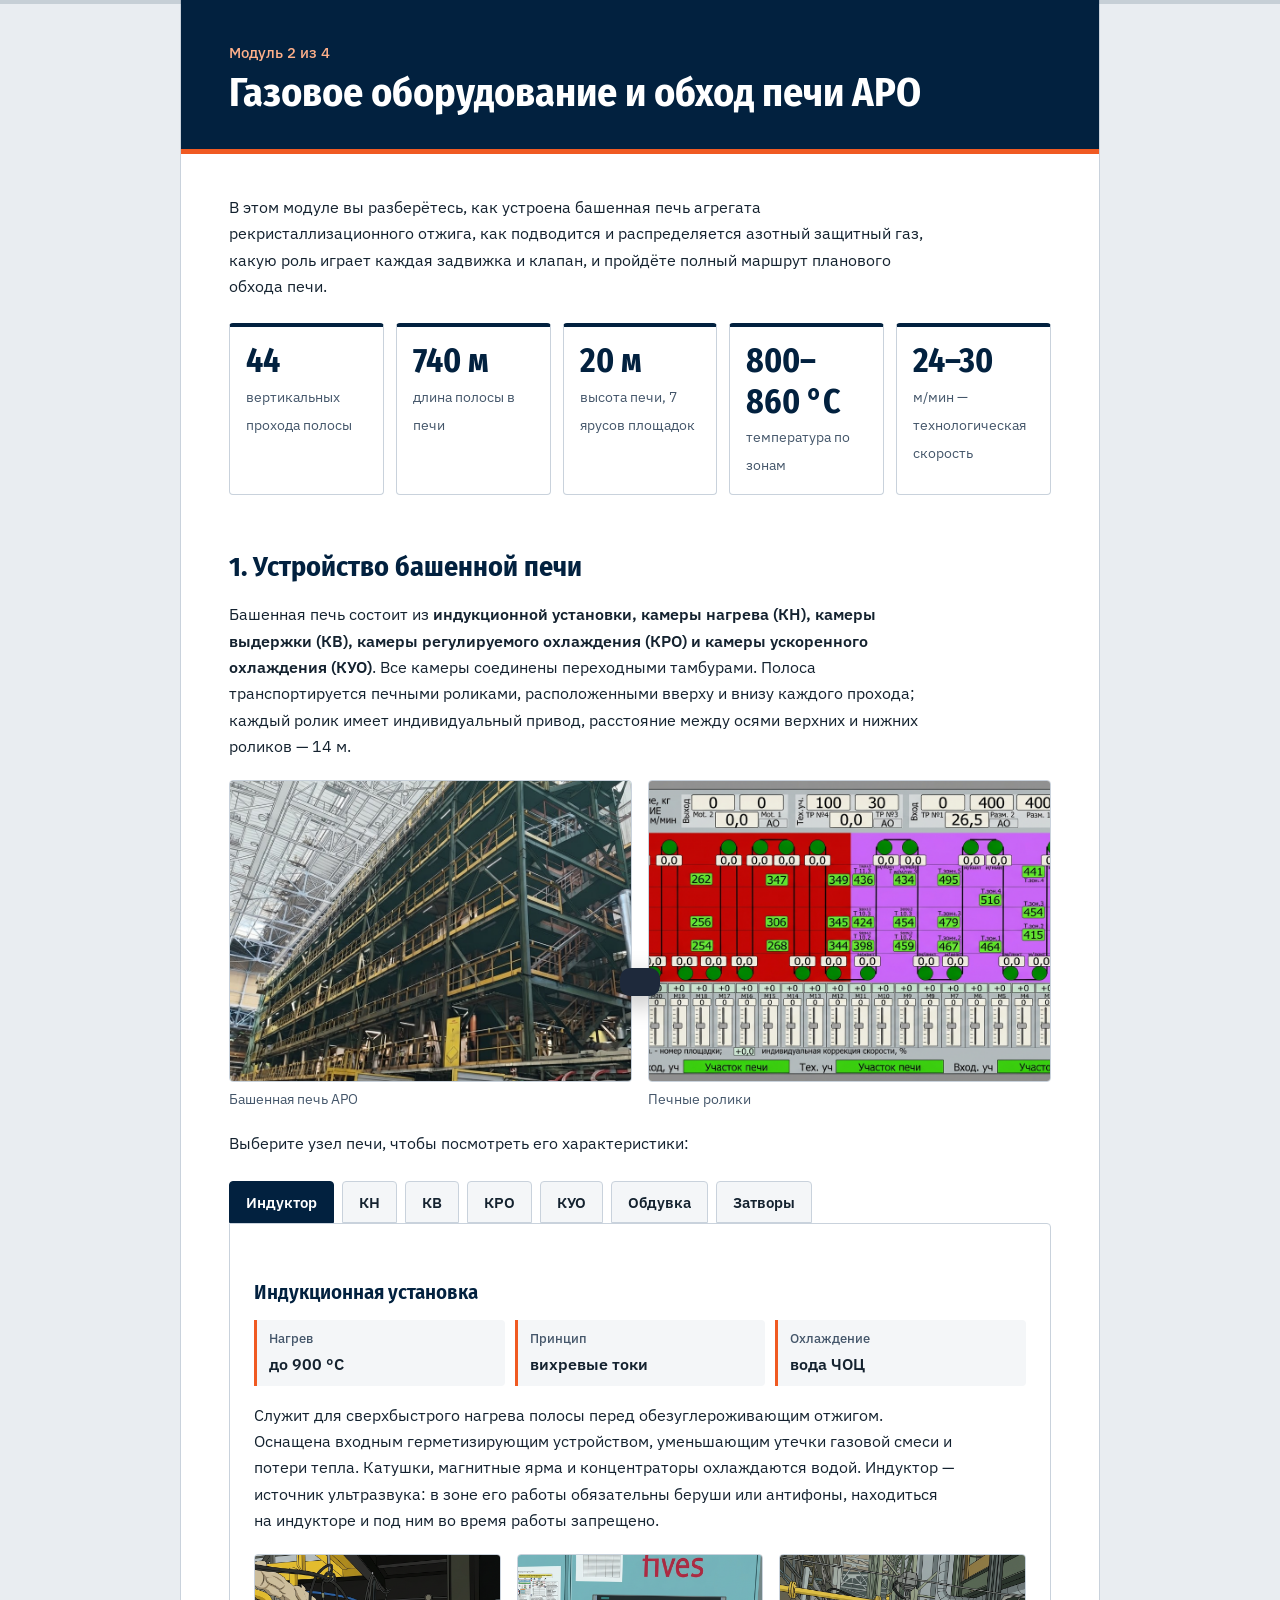
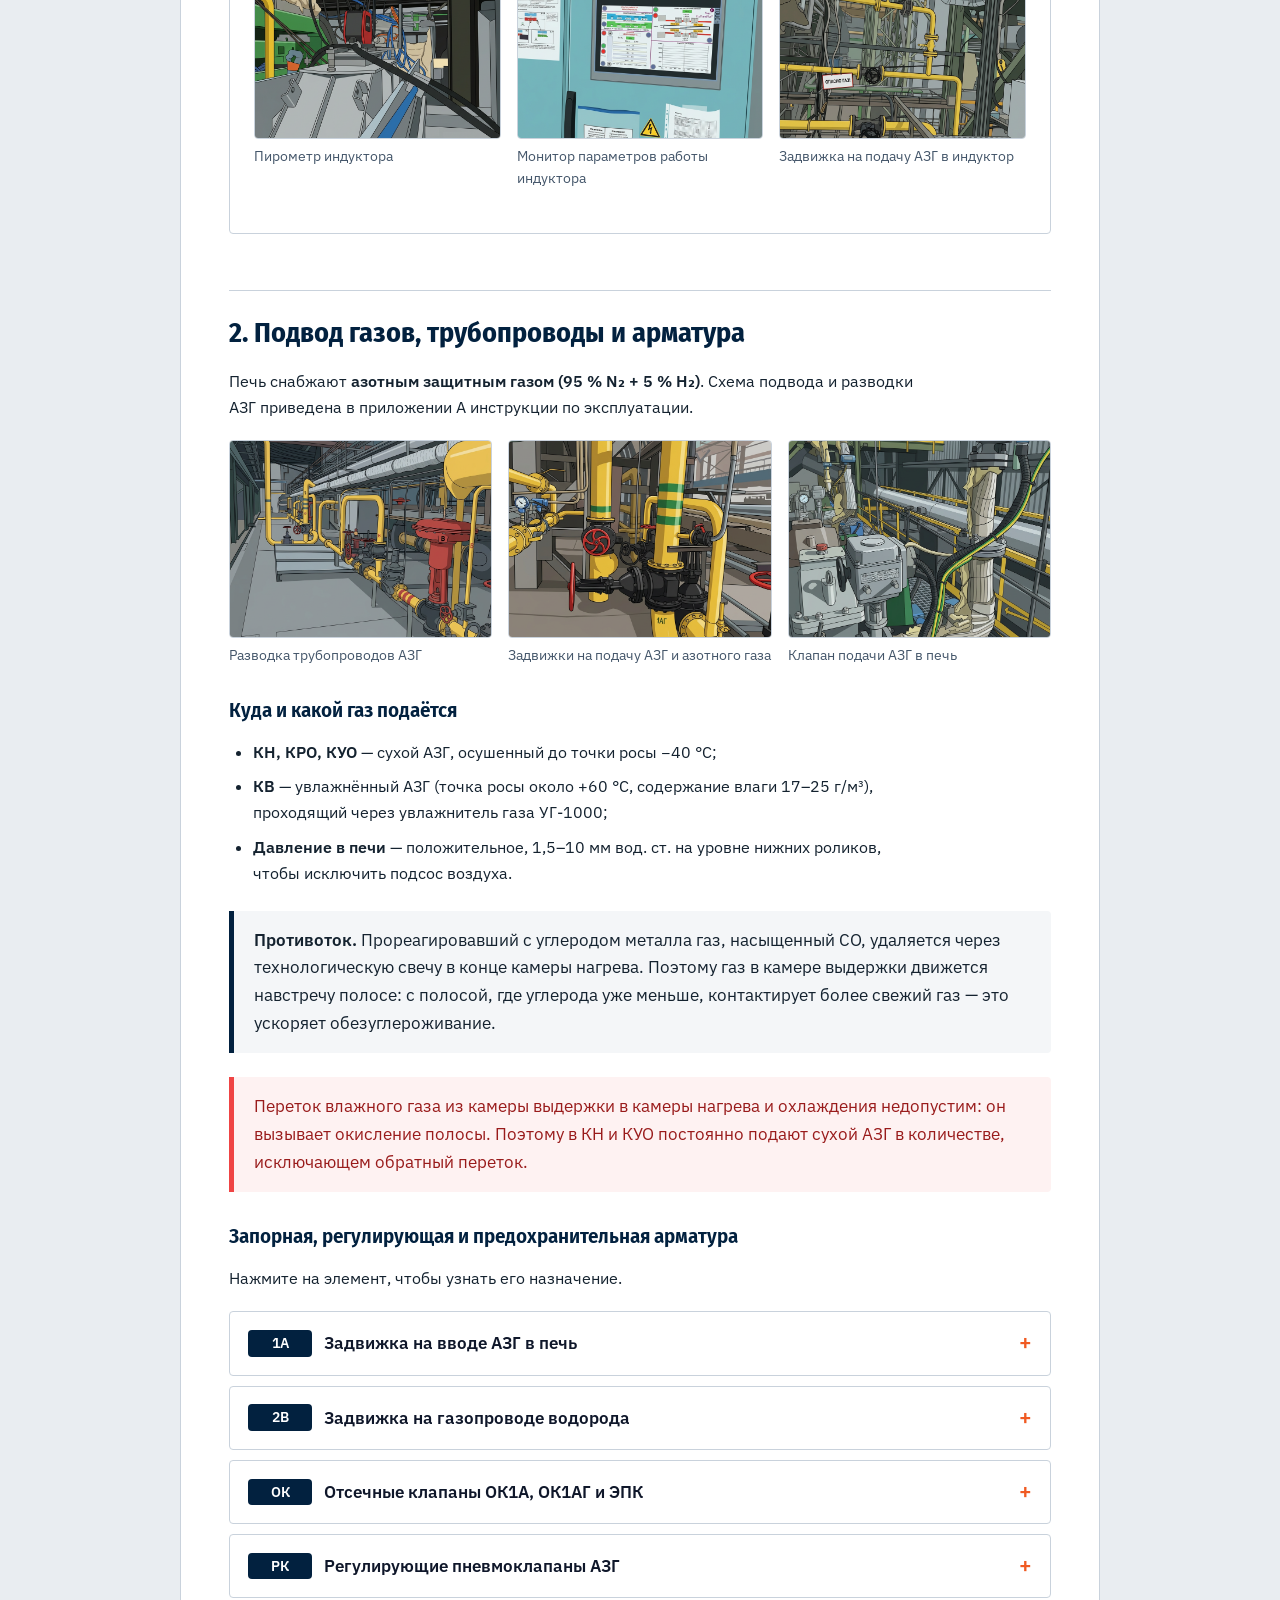
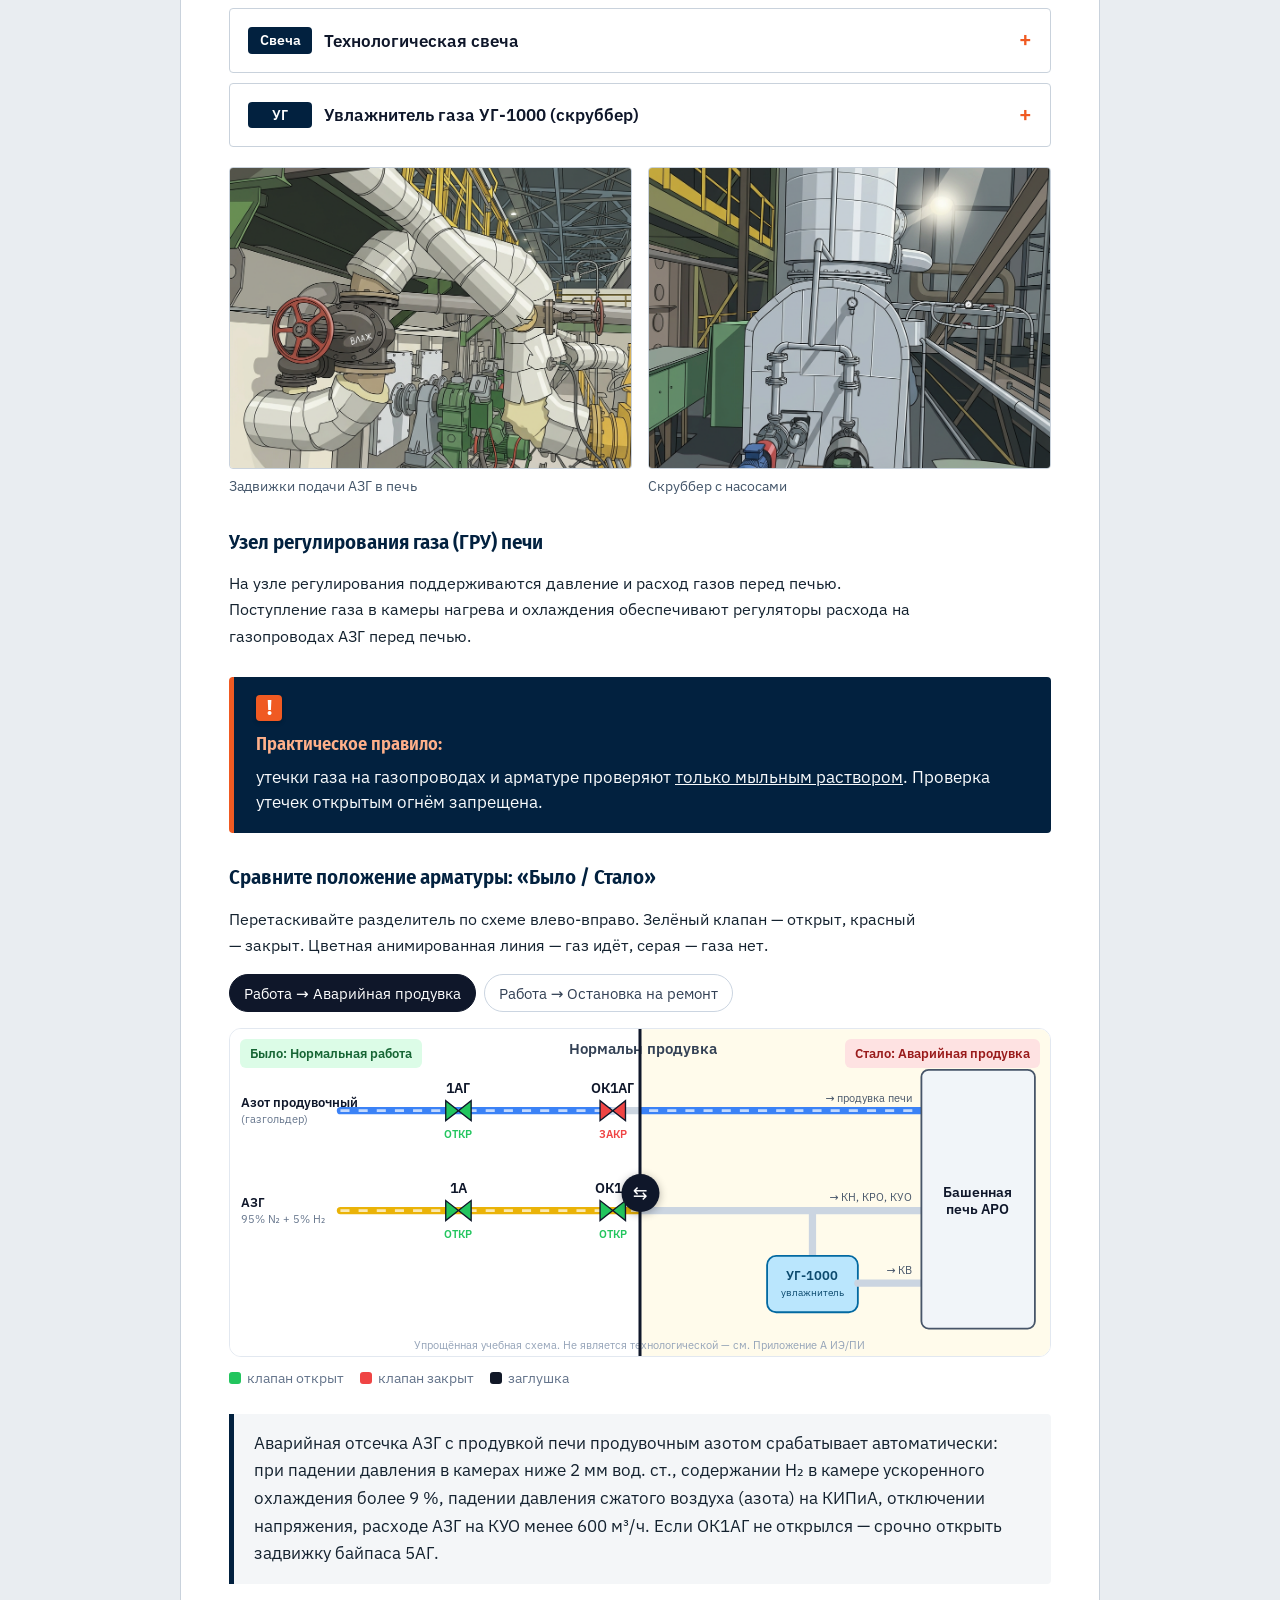
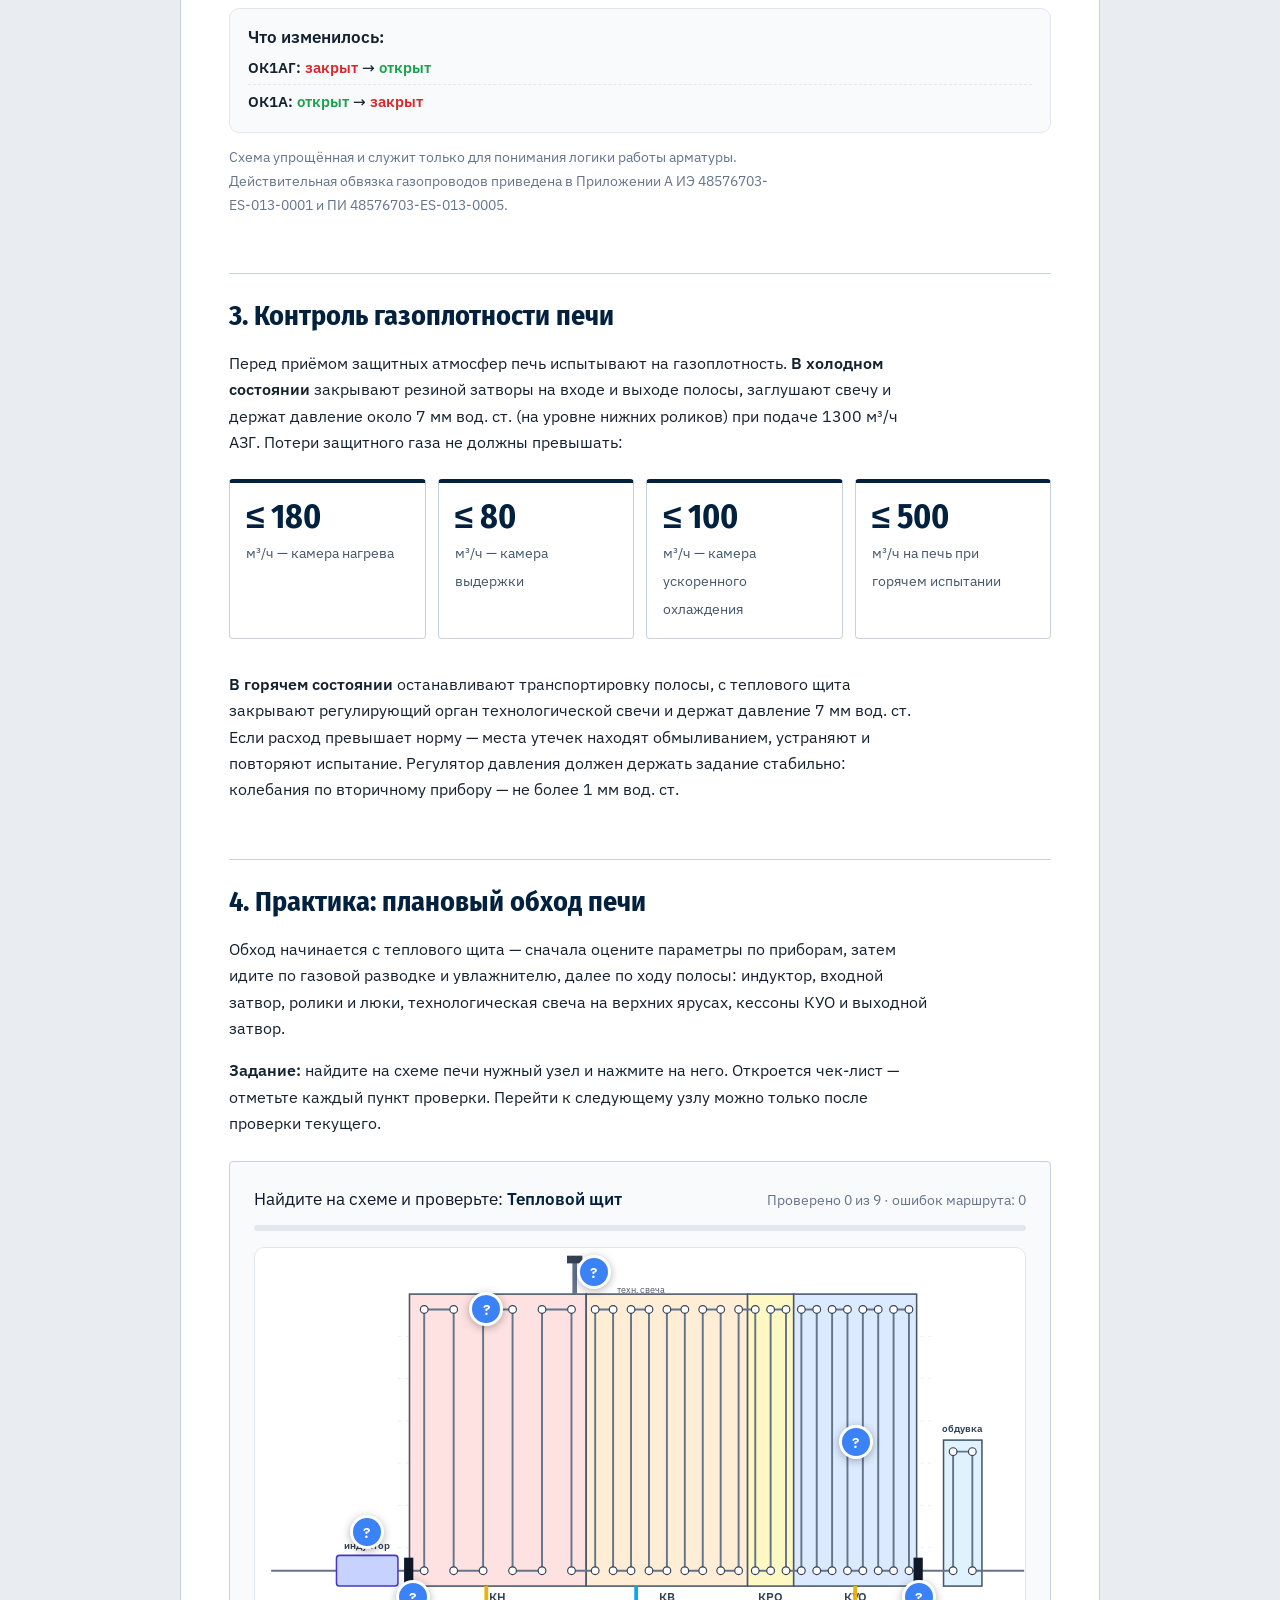
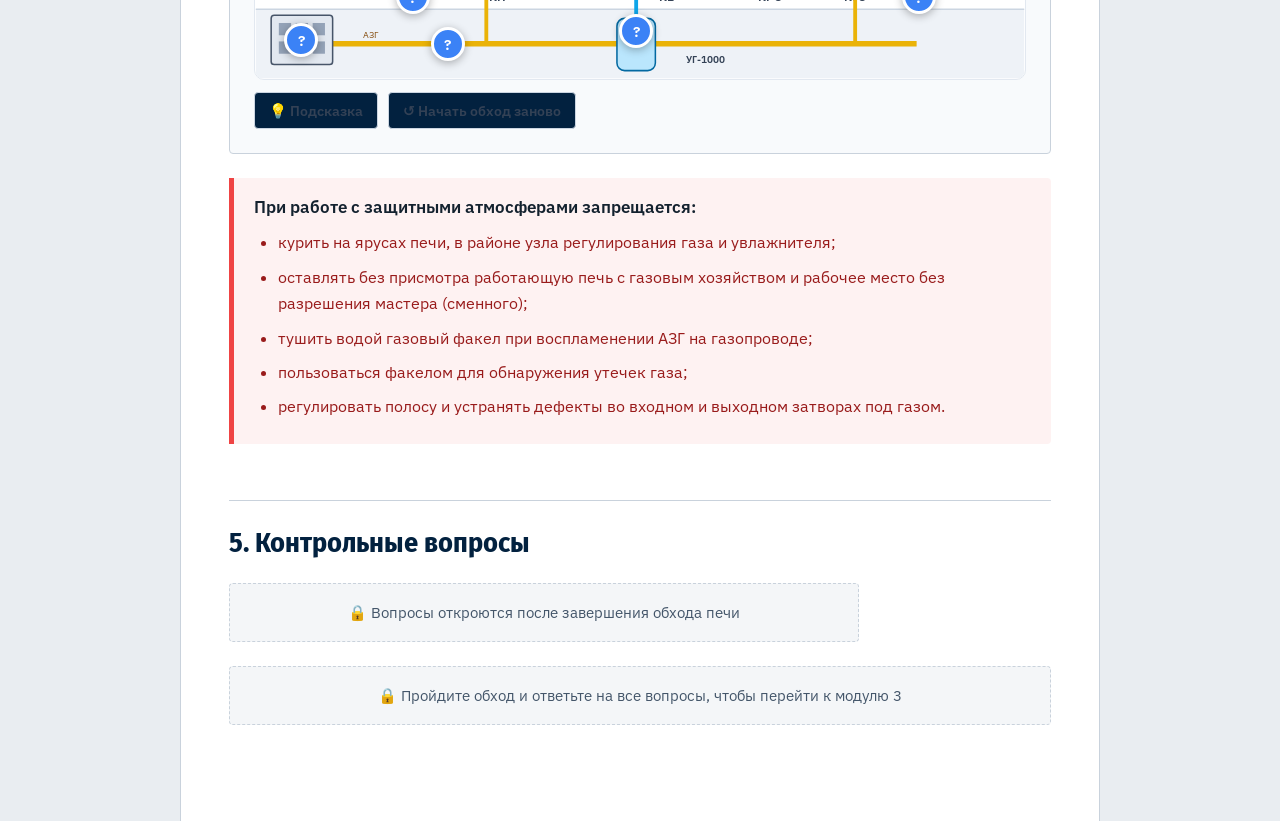
<file: module2.html>
<!DOCTYPE html>
<html lang="ru">
<head>
    <meta charset="UTF-8">
    <meta name="viewport" content="width=device-width, initial-scale=1.0">
    <title>Модуль 2: Газовое оборудование и обход печи АРО</title>
    <style>
        * { margin: 0; padding: 0; box-sizing: border-box; font-family: 'Segoe UI', Tahoma, Geneva, Verdana, sans-serif; }
        body { background-color: #f4f7fb; padding: 20px; color: #1e293b; line-height: 1.6; }
        .lesson-container { max-width: 1000px; margin: 0 auto; background: #ffffff; padding: 40px; border-radius: 8px; box-shadow: 0 4px 12px rgba(0,0,0,0.05); }

        h2 { color: #0f172a; font-size: 2rem; margin-bottom: 24px; border-bottom: 2px solid #e2e8f0; padding-bottom: 12px; }
        h3 { color: #0f172a; margin: 48px 0 16px 0; font-size: 1.4rem; }
        h4 { color: #334155; margin: 0 0 12px 0; font-size: 1.2rem; }
        p { margin-bottom: 16px; font-size: 1.05rem; color: #334155; text-align: justify; }
        strong { font-weight: 600; color: #0f172a; }
        ul { margin-bottom: 16px; padding-left: 24px; }
        li { margin-bottom: 8px; font-size: 1.05rem; color: #334155; }

        /* Плашки (как в модуле 1) */
        .alert-dark { background: #1e293b; color: #f8fafc; position: relative; padding: 20px 24px 20px 48px; border-radius: 8px; margin: 32px 0 32px 24px; font-size: 1.05rem; line-height: 1.5; box-shadow: 0 4px 6px rgba(0,0,0,0.1); }
        .alert-dark .alert-icon { position: absolute; left: -20px; top: 50%; transform: translateY(-50%); width: 40px; height: 40px; background: #ffffff; border-radius: 50%; display: flex; align-items: center; justify-content: center; color: #0f172a; font-weight: bold; font-size: 1.4rem; box-shadow: 0 2px 4px rgba(0,0,0,0.2); }
        .alert-dark strong { color: #94a3b8; display: block; margin-bottom: 8px; font-weight: normal; }
        .alert-light { background: #f8fafc; border-left: 4px solid #3b82f6; padding: 16px 20px; margin: 24px 0; border-radius: 0 8px 8px 0; color: #1e293b; font-size: 1.05rem; }
        .alert-danger { background: #fef2f2; border-left: 4px solid #ef4444; padding: 16px 20px; margin: 24px 0; border-radius: 0 8px 8px 0; color: #991b1b; font-size: 1.05rem; }
        .alert-danger ul { margin: 8px 0 0 0; }
        .alert-danger li { color: #991b1b; }

        /* Цифры */
        .stats-grid { display: grid; grid-template-columns: repeat(auto-fit, minmax(150px, 1fr)); gap: 16px; margin: 24px 0 32px; }
        .stat-box { background: #f8fafc; border: 1px solid #e2e8f0; border-radius: 12px; padding: 16px; text-align: center; }
        .stat-box b { display: block; font-size: 1.6rem; color: #02213F; line-height: 1.2; }
        .stat-box span { font-size: 0.85rem; color: #64748b; }

        /* Фото */
        .fig-row { display: grid; grid-template-columns: repeat(auto-fit, minmax(200px, 1fr)); gap: 16px; margin: 20px 0; }
        .fig { margin: 0; }
        .fig img { width: 100%; aspect-ratio: 4/3; object-fit: cover; border-radius: 10px; cursor: zoom-in; border: 1px solid #e2e8f0; display: block; transition: transform .2s; }
        .fig img:hover { transform: scale(1.02); }
        .fig figcaption { font-size: 0.85rem; color: #64748b; text-align: center; margin-top: 6px; }
        .fig .ph { aspect-ratio: 4/3; border: 2px dashed #cbd5e1; border-radius: 10px; display: flex; align-items: center; justify-content: center; text-align: center; color: #94a3b8; font-size: 0.8rem; padding: 12px; word-break: break-word; }

        /* Вкладки камер */
        .tabs { display: flex; flex-wrap: wrap; gap: 8px; margin: 24px 0 0; }
        .tab-btn { background: #f1f5f9; border: 1px solid #e2e8f0; color: #334155; padding: 10px 16px; border-radius: 8px 8px 0 0; cursor: pointer; font-weight: 600; font-size: 0.95rem; transition: .2s; }
        .tab-btn:hover { background: #e2e8f0; }
        .tab-btn.active { background: #02213F; color: #fff; border-color: #02213F; }
        .tab-panel { border: 1px solid #e2e8f0; border-radius: 0 12px 12px 12px; padding: 24px; background: #fff; }
        .facts { display: grid; grid-template-columns: repeat(auto-fit, minmax(170px, 1fr)); gap: 10px; margin-bottom: 16px; }
        .fact { background: #f8fafc; border-left: 3px solid #3b82f6; padding: 8px 12px; border-radius: 0 8px 8px 0; }
        .fact span { display: block; font-size: 0.75rem; text-transform: uppercase; color: #64748b; font-weight: 600; letter-spacing: .3px; }
        .fact strong { font-size: 1rem; }

        /* Арматура */
        .arm-list { display: flex; flex-direction: column; gap: 10px; margin: 20px 0; }
        .arm-list details { border: 1px solid #e2e8f0; border-radius: 10px; background: #fff; overflow: hidden; }
        .arm-list summary { cursor: pointer; padding: 14px 18px; font-weight: 600; color: #0f172a; list-style: none; display: flex; align-items: center; gap: 12px; }
        .arm-list summary::-webkit-details-marker { display: none; }
        .arm-list summary::after { content: "+"; margin-left: auto; color: #3b82f6; font-size: 1.3rem; font-weight: 700; }
        .arm-list details[open] summary::after { content: "–"; }
        .arm-list details[open] summary { background: #f8fafc; border-bottom: 1px solid #e2e8f0; }
        .arm-tag { background: #02213F; color: #fff; border-radius: 6px; padding: 2px 10px; font-size: 0.85rem; min-width: 64px; text-align: center; }
        .arm-body { padding: 14px 18px; }
        .arm-body p { margin-bottom: 8px; font-size: 1rem; }

        /* Слайдер Было/Стало */
        .sc-btns { display: flex; flex-wrap: wrap; gap: 8px; margin: 16px 0; }
        .sc-btn { background: #fff; border: 1px solid #cbd5e1; padding: 8px 14px; border-radius: 20px; cursor: pointer; font-size: 0.95rem; color: #334155; transition: .2s; }
        .sc-btn.active { background: #0f172a; color: #fff; border-color: #0f172a; }
        .ba { position: relative; width: 100%; aspect-ratio: 900 / 360; border-radius: 12px; overflow: hidden; border: 1px solid #e2e8f0; background: #fff; user-select: none; }
        .ba-layer { position: absolute; inset: 0; background: #fff; }
        .ba-layer svg { width: 100%; height: 100%; display: block; }
        .ba-top { clip-path: inset(0 0 0 50%); background: #fffbeb; }
        .ba-handle { position: absolute; top: 0; bottom: 0; left: 50%; width: 3px; background: #0f172a; transform: translateX(-50%); pointer-events: none; }
        .ba-handle span { position: absolute; top: 50%; left: 50%; transform: translate(-50%, -50%); width: 38px; height: 38px; border-radius: 50%; background: #0f172a; color: #fff; display: flex; align-items: center; justify-content: center; font-size: 1.1rem; box-shadow: 0 2px 8px rgba(0,0,0,.3); }
        .ba-label { position: absolute; top: 10px; padding: 4px 10px; border-radius: 6px; font-size: 0.8rem; font-weight: 700; pointer-events: none; }
        .ba-label.l { left: 10px; background: #dcfce7; color: #166534; }
        .ba-label.r { right: 10px; background: #fee2e2; color: #991b1b; }
        .ba input[type=range] { position: absolute; inset: 0; width: 100%; height: 100%; opacity: 0; cursor: ew-resize; margin: 0; }
        .ba-legend { display: flex; flex-wrap: wrap; gap: 16px; font-size: 0.85rem; color: #64748b; margin: 10px 0; }
        .ba-legend i { display: inline-block; width: 12px; height: 12px; border-radius: 3px; vertical-align: -1px; margin-right: 6px; }
        .diff-list { background: #f8fafc; border: 1px solid #e2e8f0; border-radius: 10px; padding: 14px 18px; margin-top: 12px; }
        .diff-list div { font-size: 0.95rem; padding: 4px 0; border-bottom: 1px dashed #e2e8f0; }
        .diff-list div:last-child { border-bottom: none; }
        .st-open { color: #16a34a; font-weight: 700; }
        .st-closed { color: #dc2626; font-weight: 700; }
        .flow { stroke-dasharray: 10 10; animation: flow 1s linear infinite; }
        @keyframes flow { to { stroke-dashoffset: -20; } }

        /* Маршрут обхода */
        .route-box { background: #f8fafc; border: 1px solid #e2e8f0; border-radius: 12px; padding: 24px; margin-top: 24px; }
        .route-top { display: flex; flex-wrap: wrap; justify-content: space-between; align-items: center; gap: 12px; margin-bottom: 12px; }
        .route-task { font-size: 1.05rem; color: #0f172a; }
        .route-task b { color: #02213F; }
        .route-meta { font-size: 0.9rem; color: #64748b; }
        .route-progress { height: 6px; background: #e2e8f0; border-radius: 4px; overflow: hidden; margin-bottom: 16px; }
        .route-progress div { height: 100%; width: 0; background: #10b981; transition: width .4s; }
        .route-map { position: relative; width: 100%; aspect-ratio: 1000 / 560; background: #fff; border-radius: 10px; border: 1px solid #e2e8f0; overflow: hidden; }
        .route-map svg { width: 100%; height: 100%; display: block; }
        .hotspot { position: absolute; width: 34px; height: 34px; border-radius: 50%; transform: translate(-50%, -50%); border: 3px solid #fff; background: #3b82f6; color: #fff; font-weight: 700; cursor: pointer; box-shadow: 0 2px 8px rgba(0,0,0,.3); font-size: 0.95rem; display: flex; align-items: center; justify-content: center; transition: background .2s, transform .2s; }
        .hotspot:hover { transform: translate(-50%, -50%) scale(1.12); }
        .hotspot.done { background: #10b981; }
        .hotspot.hint { animation: pulse 0.8s ease-in-out 3; }
        .hotspot.shake { animation: shake .4s; background: #ef4444; }
        @keyframes pulse { 0%,100% { box-shadow: 0 0 0 0 rgba(59,130,246,.7); } 50% { box-shadow: 0 0 0 14px rgba(59,130,246,0); } }
        @keyframes shake { 0%,100% { margin-left: 0; } 25% { margin-left: -6px; } 75% { margin-left: 6px; } }
        .route-actions { display: flex; flex-wrap: wrap; gap: 10px; margin-top: 12px; }
        .small-btn { background: #fff; border: 1px solid #cbd5e1; padding: 8px 14px; border-radius: 8px; cursor: pointer; font-size: 0.9rem; color: #334155; }
        .small-btn:hover { background: #f1f5f9; }
        .route-panel { display: none; background: #fff; border: 1px solid #e2e8f0; border-left: 4px solid #3b82f6; border-radius: 0 12px 12px 0; padding: 24px; margin-top: 20px; }
        .rp-num { font-size: 0.8rem; text-transform: uppercase; font-weight: 700; color: #3b82f6; letter-spacing: .5px; }
        .checks { display: flex; flex-direction: column; gap: 8px; margin: 16px 0; }
        .check-item { display: flex; gap: 12px; align-items: flex-start; padding: 10px 14px; background: #f8fafc; border-radius: 8px; cursor: pointer; font-size: 1rem; }
        .check-item input { margin-top: 5px; width: 18px; height: 18px; accent-color: #10b981; flex-shrink: 0; }
        .confirm-btn { background: #02213F; color: #fff; border: none; padding: 14px 24px; border-radius: 8px; font-size: 1rem; font-weight: 600; cursor: pointer; width: 100%; }
        .confirm-btn:disabled { background: #cbd5e1; cursor: not-allowed; }
        .done-note { color: #10b981; font-weight: 700; }
        .route-success { background: #e6f4ea; border: 1px solid #34d399; color: #065f46; padding: 16px 20px; border-radius: 10px; margin-top: 16px; display: none; }

        /* Тест */
        .quiz { margin-top: 16px; display: flex; flex-direction: column; gap: 16px; }
        .q-card { border: 1px solid #e2e8f0; border-radius: 12px; padding: 20px; }
        .q-card.ok { border-color: #34d399; background: #f0fdf4; }
        .q-card.bad { border-color: #f87171; background: #fef2f2; }
        .q-title { font-weight: 600; margin-bottom: 12px; color: #0f172a; }
        .q-opt { display: flex; gap: 10px; align-items: flex-start; padding: 8px 12px; border-radius: 8px; cursor: pointer; }
        .q-opt:hover { background: #f1f5f9; }
        .q-opt input { margin-top: 6px; accent-color: #02213F; }
        .q-exp { display: none; margin-top: 10px; font-size: 0.95rem; color: #334155; }
        .q-card.ok .q-exp, .q-card.bad .q-exp { display: block; }
        .quiz-result { font-weight: 600; margin-top: 8px; }

        /* Кнопки (как в модуле 1) */
        .btn-group { display: flex; flex-direction: column; gap: 12px; margin-top: 32px; }
        .check-btn { background: #02213F; color: #fff; border: none; padding: 14px 24px; font-size: 1rem; font-weight: 600; border-radius: 8px; cursor: pointer; }
        .nav-btn { background: #10b981; color: white; border: none; padding: 18px 32px; font-size: 1.1rem; font-weight: bold; border-radius: 8px; cursor: pointer; width: 100%; text-transform: uppercase; display: none; }
        .nav-btn:hover { background: #059669; }
        .reset-btn { background: transparent; color: #64748b; border: 1px solid #cbd5e1; padding: 12px 24px; font-size: 1rem; border-radius: 8px; cursor: pointer; width: 100%; display: none; }
        .reset-btn:hover { background: #f1f5f9; color: #1e293b; }
        .disabled-text { text-align: center; color: #94a3b8; font-size: 1rem; margin-top: 24px; padding: 16px; background: #f1f5f9; border-radius: 8px; }

        /* Лайтбокс и тост */
        .lightbox { position: fixed; inset: 0; background: rgba(15,23,42,.9); display: none; align-items: center; justify-content: center; z-index: 1000; cursor: zoom-out; padding: 20px; }
        .lightbox.open { display: flex; }
        .lightbox img { max-width: 100%; max-height: 90vh; border-radius: 8px; }
        .toast { position: fixed; left: 50%; bottom: 24px; transform: translateX(-50%) translateY(120px); background: #1e293b; color: #fff; padding: 14px 20px; border-radius: 10px; font-size: 0.95rem; max-width: 90%; z-index: 1001; transition: transform .3s; box-shadow: 0 8px 24px rgba(0,0,0,.25); }
        .toast.show { transform: translateX(-50%) translateY(0); }

        @media (max-width: 768px) {
            body { padding: 10px; }
            .lesson-container { padding: 20px; }
            .alert-dark { margin-left: 16px; padding-left: 36px; }
            .alert-dark .alert-icon { left: -16px; width: 32px; height: 32px; font-size: 1.2rem; }
            .hotspot { width: 26px; height: 26px; font-size: 0.75rem; border-width: 2px; }
            .route-box { padding: 14px; }
        }
    </style>
    <link rel="stylesheet" href="theme.css">
    <link rel="stylesheet" href="modules.css">
    <script src="theme.js" defer></script>
</head>
<body>
<div class="lesson-container">

    <h2>Газовое оборудование и обход печи АРО</h2>
    <p>В этом модуле вы разберётесь, как устроена башенная печь агрегата рекристаллизационного отжига, как подводится и распределяется азотный защитный газ, какую роль играет каждая задвижка и клапан, и пройдёте полный маршрут планового обхода печи.</p>

    <div class="stats-grid">
        <div class="stat-box"><b>44</b><span>вертикальных прохода полосы</span></div>
        <div class="stat-box"><b>740 м</b><span>длина полосы в печи</span></div>
        <div class="stat-box"><b>20 м</b><span>высота печи, 7 ярусов площадок</span></div>
        <div class="stat-box"><b>800–860 °C</b><span>температура по зонам</span></div>
        <div class="stat-box"><b>24–30</b><span>м/мин — технологическая скорость</span></div>
    </div>

    <!-- 1. УСТРОЙСТВО ПЕЧИ -->
    <h3>1. Устройство башенной печи</h3>
    <p>Башенная печь состоит из <strong>индукционной установки, камеры нагрева (КН), камеры выдержки (КВ), камеры регулируемого охлаждения (КРО) и камеры ускоренного охлаждения (КУО)</strong>. Все камеры соединены переходными тамбурами. Полоса транспортируется печными роликами, расположенными вверху и внизу каждого прохода; каждый ролик имеет индивидуальный привод, расстояние между осями верхних и нижних роликов — 14 м.</p>
    <div class="fig-row" data-imgs="tower|rolls"></div>

    <p>Выберите узел печи, чтобы посмотреть его характеристики:</p>
    <div class="tabs" id="chamber-tabs"></div>
    <div class="tab-panel" id="chamber-panel"></div>

    <!-- 2. ТРУБОПРОВОДЫ -->
    <h3>2. Подвод газов, трубопроводы и арматура</h3>
    <p>Печь снабжают <strong>азотным защитным газом (95 % N₂ + 5 % H₂)</strong>. Схема подвода и разводки АЗГ приведена в приложении А инструкции по эксплуатации.</p>

    <div class="fig-row" data-imgs="pipes|azgN2|azgValve"></div>

    <h4>Куда и какой газ подаётся</h4>
    <ul>
        <li><strong>КН, КРО, КУО</strong> — сухой АЗГ, осушенный до точки росы −40 °C;</li>
        <li><strong>КВ</strong> — увлажнённый АЗГ (точка росы около +60 °C, содержание влаги 17–25 г/м³), проходящий через увлажнитель газа УГ-1000;</li>
        <li><strong>Давление в печи</strong> — положительное, 1,5–10 мм вод. ст. на уровне нижних роликов, чтобы исключить подсос воздуха.</li>
    </ul>

    <div class="alert-light">
        <strong>Противоток.</strong> Прореагировавший с углеродом металла газ, насыщенный CO, удаляется через технологическую свечу в конце камеры нагрева. Поэтому газ в камере выдержки движется навстречу полосе: с полосой, где углерода уже меньше, контактирует более свежий газ — это ускоряет обезуглероживание.
    </div>

    <div class="alert-danger">
        Переток влажного газа из камеры выдержки в камеры нагрева и охлаждения недопустим: он вызывает окисление полосы. Поэтому в КН и КУО постоянно подают сухой АЗГ в количестве, исключающем обратный переток.
    </div>

    <h4>Запорная, регулирующая и предохранительная арматура</h4>
    <p>Нажмите на элемент, чтобы узнать его назначение.</p>
    <div class="arm-list">
        <details>
            <summary><span class="arm-tag">1А</span> Задвижка на вводе АЗГ в печь</summary>
            <div class="arm-body">
                <p>Основная подающая задвижка газопровода защитного газа. При прекращении подачи АЗГ арматуру закрывают последовательно, начиная с задвижки 1А; при остановке на ремонт после неё слесари УПГ устанавливают заглушку по наряду-допуску.</p>
            </div>
        </details>
        <details>
            <summary><span class="arm-tag">2В</span> Задвижка на газопроводе водорода</summary>
            <div class="arm-body">
                <p>Отсекает подачу водорода. На газопроводе водорода у задвижки 2В установлена заглушка, газопровод не используется.</p>
            </div>
        </details>
        <details>
            <summary><span class="arm-tag">ОК</span> Отсечные клапаны ОК1А, ОК1АГ и ЭПК</summary>
            <div class="arm-body">
                <p><strong>ОК1А</strong> — на линии АЗГ, <strong>ОК1АГ</strong> — на линии продувочного (газгольдерного) азота. Управляются электропневматическим клапаном ЭПК.</p>
                <p>При срабатывании аварийной продувки ОК1АГ открывается, а ОК1А закрывается. Если ОК1АГ не открылся — срочно открыть задвижку байпаса 5АГ.</p>
            </div>
        </details>
        <details>
            <summary><span class="arm-tag">РК</span> Регулирующие пневмоклапаны АЗГ</summary>
            <div class="arm-body">
                <p>Закрываются при увеличении давления сжатого командного азота. <strong>При отсутствии командного азота клапан полностью открыт</strong> — печь не остаётся без защитного газа. Управление — дистанционно с теплового щита в ручном или автоматическом режиме. Постоянное давление АЗГ перед печью поддерживает автоматический регулирующий клапан.</p>
            </div>
        </details>
        <details>
            <summary><span class="arm-tag">Свеча</span> Технологическая свеча</summary>
            <div class="arm-body">
                <p>Технологическая свеча с дросселем в конце КН сбрасывает отработанный газ и служит для автоматического поддержания давления в печи. Степень открытия регулирующего органа при нормальной работе — <strong>20 %</strong>, минимальная — 10 %.</p>
            </div>
        </details>
        <details>
            <summary><span class="arm-tag">УГ</span> Увлажнитель газа УГ-1000 (скруббер)</summary>
            <div class="arm-body">
                <p>Рассчитан на увлажнение 1000 м³/ч газа до точки росы 70 °C. Состоит из колонки с насадкой из колец Рашига, корпуса с водными нагревателями (2 зоны по 135 кВт и 1 зона 45 кВт) и двух насосов — рабочего и резервного. Вода нагревается, насосом подаётся вверх колонки и стекает по насадке; газ входит снизу и, контактируя с водой, увлажняется. Используется холодная вода ХВ-1, 40 м³/ч.</p>
            </div>
        </details>
    </div>
    <div class="fig-row" data-imgs="azgFurn|scrubber"></div>

    <h4>Узел регулирования газа (ГРУ) печи</h4>
    <p>На узле регулирования поддерживаются давление и расход газов перед печью. Поступление газа в камеры нагрева и охлаждения обеспечивают регуляторы расхода на газопроводах АЗГ перед печью.</p>

    <div class="alert-dark">
        <div class="alert-icon">!</div>
        <strong>Практическое правило:</strong>
        утечки газа на газопроводах и арматуре проверяют <u>только мыльным раствором</u>. Проверка утечек открытым огнём запрещена.
    </div>

    <!-- СЛАЙДЕР -->
    <h4>Сравните положение арматуры: «Было / Стало»</h4>
    <p>Перетаскивайте разделитель по схеме влево-вправо. Зелёный клапан — открыт, красный — закрыт. Цветная анимированная линия — газ идёт, серая — газа нет.</p>
    <div class="sc-btns" id="sc-btns"></div>
    <div class="ba" id="ba">
        <div class="ba-layer" id="ba-left"></div>
        <div class="ba-layer ba-top" id="ba-right"></div>
        <div class="ba-handle" id="ba-handle"><span>⇆</span></div>
        <span class="ba-label l" id="ba-l"></span>
        <span class="ba-label r" id="ba-r"></span>
        <input type="range" min="0" max="100" value="50" id="ba-range" aria-label="Сравнение положений арматуры">
    </div>
    <div class="ba-legend">
        <span><i style="background:#22c55e"></i>клапан открыт</span>
        <span><i style="background:#ef4444"></i>клапан закрыт</span>
        <span><i style="background:#111827"></i>заглушка</span>
    </div>
    <div class="alert-light" id="sc-note"></div>
    <div class="diff-list" id="sc-diff"></div>
    <p style="font-size:0.9rem;color:#64748b;margin-top:12px;">Схема упрощённая и служит только для понимания логики работы арматуры. Действительная обвязка газопроводов приведена в Приложении А ИЭ 48576703-ES-013-0001 и ПИ 48576703-ES-013-0005.</p>

    <!-- 3. ГАЗОПЛОТНОСТЬ -->
    <h3>3. Контроль газоплотности печи</h3>
    <p>Перед приёмом защитных атмосфер печь испытывают на газоплотность. <strong>В холодном состоянии</strong> закрывают резиной затворы на входе и выходе полосы, заглушают свечу и держат давление около 7 мм вод. ст. (на уровне нижних роликов) при подаче 1300 м³/ч АЗГ. Потери защитного газа не должны превышать:</p>
    <div class="stats-grid">
        <div class="stat-box"><b>≤ 180</b><span>м³/ч — камера нагрева</span></div>
        <div class="stat-box"><b>≤ 80</b><span>м³/ч — камера выдержки</span></div>
        <div class="stat-box"><b>≤ 100</b><span>м³/ч — камера ускоренного охлаждения</span></div>
        <div class="stat-box"><b>≤ 500</b><span>м³/ч на печь при горячем испытании</span></div>
    </div>
    <p><strong>В горячем состоянии</strong> останавливают транспортировку полосы, с теплового щита закрывают регулирующий орган технологической свечи и держат давление 7 мм вод. ст. Если расход превышает норму — места утечек находят обмыливанием, устраняют и повторяют испытание. Регулятор давления должен держать задание стабильно: колебания по вторичному прибору — не более 1 мм вод. ст.</p>

    <!-- 4. ОБХОД -->
    <h3>4. Практика: плановый обход печи</h3>
    <p>Обход начинается с теплового щита — сначала оцените параметры по приборам, затем идите по газовой разводке и увлажнителю, далее по ходу полосы: индуктор, входной затвор, ролики и люки, технологическая свеча на верхних ярусах, кессоны КУО и выходной затвор.</p>
    <p><strong>Задание:</strong> найдите на схеме печи нужный узел и нажмите на него. Откроется чек-лист — отметьте каждый пункт проверки. Перейти к следующему узлу можно только после проверки текущего.</p>

    <div class="route-box">
        <div class="route-top">
            <div class="route-task" id="route-task"></div>
            <div class="route-meta" id="route-meta"></div>
        </div>
        <div class="route-progress"><div id="route-bar"></div></div>
        <div class="route-map" id="route-map"></div>
        <div class="route-actions">
            <button class="small-btn" onclick="showHint()">💡 Подсказка</button>
            <button class="small-btn" onclick="resetRoute()">↺ Начать обход заново</button>
        </div>
        <div class="route-panel" id="route-panel"></div>
        <div class="route-success" id="route-success">✅ Обход печи завершён. Все узлы проверены — можно переходить к контрольным вопросам.</div>
    </div>

    <div class="alert-danger">
        <strong>При работе с защитными атмосферами запрещается:</strong>
        <ul>
            <li>курить на ярусах печи, в районе узла регулирования газа и увлажнителя;</li>
            <li>оставлять без присмотра работающую печь с газовым хозяйством и рабочее место без разрешения мастера (сменного);</li>
            <li>тушить водой газовый факел при воспламенении АЗГ на газопроводе;</li>
            <li>пользоваться факелом для обнаружения утечек газа;</li>
            <li>регулировать полосу и устранять дефекты во входном и выходном затворах под газом.</li>
        </ul>
    </div>

    <!-- 5. ТЕСТ -->
    <h3>5. Контрольные вопросы</h3>
    <p id="quiz-lock" class="disabled-text">🔒 Вопросы откроются после завершения обхода печи</p>
    <div id="quiz-wrap" style="display:none">
        <div class="quiz" id="quiz"></div>
        <div class="btn-group" style="margin-top:16px">
            <button class="check-btn" id="quiz-check" onclick="checkQuiz()">Проверить ответы</button>
        </div>
        <div class="quiz-result" id="quiz-result"></div>
    </div>

    <div id="disabled-msg" class="disabled-text">🔒 Пройдите обход и ответьте на все вопросы, чтобы перейти к модулю 3</div>
    <div class="btn-group">
        <button id="next-module-btn" class="nav-btn" onclick="goNext()">Перейти к модулю 3 ➔</button>
        <button id="reset-btn" class="reset-btn" onclick="resetModule()">Пройти модуль ещё раз</button>
    </div>
</div>

<div class="lightbox" id="lightbox" onclick="this.classList.remove('open')"><img id="lightbox-img" alt=""></div>
<div class="toast" id="toast"></div>

<script>
/* ================== КАРТИНКИ ================== */
/* Имена — точно по списку файлов в папке image (без расширения .png).
   Если файл не найдётся, скрипт сам попробует варианты написания (см. imgVariants). */
const IMG_DIR = 'image/';
const IMG = {
    screen:     '1774506747181 илюстрация',
    tower:      'башенная печь АРО иллюстрация',
    fanIn:      'вентилятор на входном затворе иллюстрация',
    rollWater:  'водяное охлаждение печного ролика иллюстрация',
    gateIn:     'входной затвор иллюстрация',
    gateOut:    'выходной затвор иллюстрация',
    azgInd:     'задвижка на подачу  АЗГ в индуктор иллюстрация',
    azgN2:      'задвижки на подачу АЗГ и азотного газа иллюстрация',
    azgFurn:    'задвижки подачи АЗГ в печь иллюстрация',
    zones:      'зоны печи_илюстрация',
    caissons:   'кессоны с роликовыми коробками илюстрация',
    azgValve:   'клапан подачи АЗГ в печь илюстрация',
    indMonitor: 'монитор параметрами работы индуктора илюстрации',
    rolls:      'печные ролики илюстрации',
    pyro:       'пирометр индуктора илюстрация',
    azgScrub:   'подача АЗГ в скруббер илюстрация',
    waterScrub: 'подача воды в скруббер илюстрация',
    breakAlarm: 'подключение сигнализации на обыв полосы на нижних крышках кессонов илюстрация',
    transport:  'пост управления транспортом печи илюстрация',
    drivesCais: 'привода печных роликов илюстрация',
    drives:     'приводы печных роликов илюстрация',
    pipes:      'Разводка трубопроводов АЗГ илюстрация',
    expTank:    'расширительный бак на подпитку кессонов илюстрация',
    levelAlarm: 'сигнализация уровня воды в кессонах илюстрация',
    scrubber:   'Скруббер с насосами илюстрация',
    panel:      'тепловой щит с приборами илюстрация'
};
const CAPTIONS = {
    screen:     'Экран параметров печи',
    zones:      'Зоны печи на мониторе',
    breakAlarm: 'Сигнализация на обрыв полосы на нижних крышках кессонов',
    indMonitor: 'Монитор параметров работы индуктора',
    azgInd:     'Задвижка на подачу АЗГ в индуктор',
    drivesCais: 'Привода печных роликов в кессонах'
};
const IMG_EXT = ['.png', '.PNG', '.jpg'];

/* Все варианты имени: «иллюстрация»/«илюстрация», одинарные/двойные пробелы,
   разные кодировки буквы «й» (NFC/NFD) и расширения */
function imgVariants(name) {
    const base = new Set();
    [name,
     name.replace(/ил+юстрац/g, 'иллюстрац'),
     name.replace(/ил+юстрац/g, 'илюстрац')
    ].forEach(v => {
        base.add(v);
        base.add(v.replace(/\s{2,}/g, ' '));
        base.add(v.replace('подачу АЗГ', 'подачу  АЗГ'));
    });
    const out = [];
    base.forEach(v => {
        [v.normalize('NFC'), v.normalize('NFD')].forEach(n => {
            IMG_EXT.forEach(ext => {
                const src = IMG_DIR + encodeURIComponent(n) + ext;
                if (!out.includes(src)) out.push(src);
            });
        });
    });
    return out;
}
function cap(key) {
    if (CAPTIONS[key]) return CAPTIONS[key];
    const s = IMG[key].replace(/[_\s]*ил+юстрац[а-яё]*\s*$/i, '').replace(/\s{2,}/g, ' ').trim();
    return s.charAt(0).toUpperCase() + s.slice(1);
}
function figHTML(key) {
    const name = IMG[key];
    if (!name) return '';
    const first = imgVariants(name)[0];
    return `<figure class="fig" data-key="${key}"><img src="${first}" data-try="0" alt="${cap(key)}" loading="lazy" onerror="imgFail(this)" onload="imgOk(this)" onclick="openLightbox(this)"><figcaption>${cap(key)}</figcaption></figure>`;
}
function imgFail(el) {
    const f = el.closest('figure');
    const list = imgVariants(IMG[f.dataset.key]);
    const next = (+el.dataset.try || 0) + 1;
    if (next < list.length) {
        el.dataset.try = next;
        el.src = list[next];
        return;
    }
    el.remove();
    f.insertAdjacentHTML('afterbegin', `<div class="ph">🖼 Нет файла:<br>${IMG_DIR}${IMG[f.dataset.key]}.png</div>`);
    console.warn('Картинка не найдена:', IMG[f.dataset.key]);
}
function imgOk(el) {
    if (+el.dataset.try > 0) console.info('Картинка найдена под другим именем:', decodeURIComponent(el.getAttribute('src')));
}
function openLightbox(el) {
    document.getElementById('lightbox-img').src = el.src;
    document.getElementById('lightbox').classList.add('open');
}
document.addEventListener('keydown', e => { if (e.key === 'Escape') document.getElementById('lightbox').classList.remove('open'); });

let toastTimer;
function toast(msg) {
    const t = document.getElementById('toast');
    t.textContent = msg; t.classList.add('show');
    clearTimeout(toastTimer); toastTimer = setTimeout(() => t.classList.remove('show'), 3500);
}
const store = {
    get(k) { try { return localStorage.getItem(k); } catch (e) { return null; } },
    set(k, v) { try { localStorage.setItem(k, v); } catch (e) {} },
    del(k) { try { localStorage.removeItem(k); } catch (e) {} }
};

/* ================== УЗЛЫ ПЕЧИ (вкладки) ================== */
const CHAMBERS = [
    { short: 'Индуктор', title: 'Индукционная установка',
      facts: [['Нагрев', 'до 900 °C'], ['Принцип', 'вихревые токи'], ['Охлаждение', 'вода ЧОЦ']],
      text: 'Служит для сверхбыстрого нагрева полосы перед обезуглероживающим отжигом. Оснащена входным герметизирующим устройством, уменьшающим утечки газовой смеси и потери тепла. Катушки, магнитные ярма и концентраторы охлаждаются водой. Индуктор — источник ультразвука: в зоне его работы обязательны беруши или антифоны, находиться на индукторе и под ним во время работы запрещено.',
      imgs: ['pyro', 'indMonitor', 'azgInd'] },
    { short: 'КН', title: 'Камера нагрева (КН)',
      facts: [['Ходов полосы', '6 (3 вверх, 3 вниз)'], ['Полоса в камере', '96 м'], ['Зоны', '11 (№1–11)'], ['Мощность', '~6100 кВт']],
      text: 'Электронагреватели из хромоникелевой проволоки Ø10 мм расположены в каждой шахте с обеих сторон полосы; расход электроэнергии плавно регулируется тиристорными преобразователями. Все выводы из печи (шейки роликов, выводы нагревателей, термопары) имеют уплотнения, камера заключена в герметичный каркас. В КН подаётся сухой АЗГ; в первом проходе есть свеча для сброса газа, загрязнённого возгонкой масла.',
      imgs: ['zones', 'screen'] },
    { short: 'КВ', title: 'Камера выдержки (КВ)',
      facts: [['Ходов полосы', '9 (5 вверх, 4 вниз)'], ['Полоса в камере', '141 м'], ['Зоны', '3 (№12–14)'], ['Мощность', '1470 кВт']],
      text: 'Здесь идёт обезуглероживание: в камеру подаётся увлажнённый АЗГ через увлажнитель УГ-1000. Кладка двухслойная толщиной 464 мм. Влажность регулируют температурой воды в скруббере и расходом АЗГ на камеру выдержки. Доступ — через верхние и нижние люки и боковые двери.',
      imgs: ['azgScrub', 'scrubber'] },
    { short: 'КРО', title: 'Камера регулируемого охлаждения (КРО)',
      facts: [['Ходов полосы', '3 (2 вниз, 1 вверх)'], ['Полоса в камере', '47 м'], ['Зона', '1 (№15), 490 кВт']],
      text: 'Футеровка аналогична камере выдержки, вверху и внизу по одному люку. Здесь установлен сигнализатор перетока водорода из камеры выдержки: при превышении содержания H₂ в КРО увеличивают подачу сухого АЗГ на камеру ускоренного охлаждения.',
      imgs: ['rolls'] },
    { short: 'КУО', title: 'Камера ускоренного охлаждения (КУО)',
      facts: [['Ходов полосы', '22'], ['Полоса в камере', '334 м'], ['Ролики', '21 шт, Ø600 мм'], ['Полоса на выходе', 'до 150 °C']],
      text: 'Полоса охлаждается внутри водоохлаждаемых кессонов — плоских коробов из листовой стали, по три кессона на проход. Проходы соединяются роликовыми коробками с плотно закрывающимися люками. Вода в кессоны подаётся тремя включёнными насосами; при понижении уровня воды в расширительном баке срабатывает звуковая и световая сигнализация.',
      imgs: ['caissons', 'drivesCais', 'expTank', 'levelAlarm', 'breakAlarm'] },
    { short: 'Обдувка', title: 'Установка струйной обдувки полосы',
      facts: [['Ходов полосы', '2'], ['Высота', '~10 м'], ['Вентилятор', '50 000 Нм³/ч'], ['Полоса на выходе', '~60 °C']],
      text: 'С обеих сторон полосы установлены металлические короба, в которые вентилятор подаёт холодный воздух из цеха; воздух выходит струями через отверстия и охлаждает полосу. Для бесперебойной работы предусмотрены два вентилятора — рабочий и резервный.',
      imgs: [] },
    { short: 'Затворы', title: 'Входной и выходной затворы',
      facts: [['Тип', 'газодинамические'], ['Где', 'вход КН, выход КУО'], ['Задача', 'снизить потери газа']],
      text: 'Затворы уменьшают потери защитного газа и не дают воздуху попасть в печь. Разуплотнение входного затвора приводит к перетоку увлажнённого газа в первый проход КН, выходного — к обратному перетоку в КУО и окислению полосы. Газоплотность затворов проверяют при каждом обходе. Регулировать полосу и устранять дефекты в затворах под газом запрещено.',
      imgs: ['gateIn', 'fanIn', 'gateOut'] }
];
function renderTabs() {
    document.getElementById('chamber-tabs').innerHTML =
        CHAMBERS.map((c, i) => `<button class="tab-btn" onclick="showChamber(${i})">${c.short}</button>`).join('');
    showChamber(0);
}
function showChamber(i) {
    document.querySelectorAll('.tab-btn').forEach((b, j) => b.classList.toggle('active', i === j));
    const c = CHAMBERS[i];
    document.getElementById('chamber-panel').innerHTML = `
        <h4>${c.title}</h4>
        <div class="facts">${c.facts.map(f => `<div class="fact"><span>${f[0]}</span><strong>${f[1]}</strong></div>`).join('')}</div>
        <p>${c.text}</p>
        ${c.imgs.length ? `<div class="fig-row">${c.imgs.map(figHTML).join('')}</div>` : ''}`;
}

/* ================== СЛАЙДЕР БЫЛО/СТАЛО ================== */
const VALVES = [
    { id: '1АГ', x: 250, y: 90 }, { id: 'ОК1АГ', x: 420, y: 90 },
    { id: '1А', x: 250, y: 200 }, { id: 'ОК1А', x: 420, y: 200 }
];
const LINES = [
    { y: 90,  x0: 120, x1: 760, color: '#3b82f6', valves: ['1АГ', 'ОК1АГ'], src: ['Азот продувочный', '(газгольдер)'], dst: 'продувка печи' },
    { y: 200, x0: 120, x1: 760, color: '#eab308', valves: ['1А', 'ОК1А'], src: ['АЗГ', '95% N₂ + 5% H₂'], dst: 'КН, КРО, КУО' }
];
const NORMAL = { '1АГ': 1, 'ОК1АГ': 0, '1А': 1, 'ОК1А': 1 };
const SCENARIOS = [
    { name: 'Работа → Аварийная продувка',
      left:  { title: 'Нормальная работа', st: NORMAL },
      right: { title: 'Аварийная продувка', st: { ...NORMAL, 'ОК1АГ': 1, 'ОК1А': 0 } },
      note: 'Аварийная отсечка АЗГ с продувкой печи продувочным азотом срабатывает автоматически: при падении давления в камерах ниже 2 мм вод. ст., содержании H₂ в камере ускоренного охлаждения более 9 %, падении давления сжатого воздуха (азота) на КИПиА, отключении напряжения, расходе АЗГ на КУО менее 600 м³/ч. Если ОК1АГ не открылся — срочно открыть задвижку байпаса 5АГ.' },
    { name: 'Работа → Остановка на ремонт',
      left:  { title: 'Нормальная работа', st: NORMAL },
      right: { title: 'Печь на ремонте', st: { '1АГ': 0, 'ОК1АГ': 0, '1А': 0, 'ОК1А': 0, '1АГ_p': 1, '1А_p': 1 } },
      note: 'По п.6.3 ПИ: после освобождения печи от водорода прекратить подачу АЗГ (снижая расход по 300 м³/ч каждые 10 минут), закрыть всю запорную арматуру на газопроводах АЗГ и газгольдерного азота и установить заглушки после задвижек 1А и 1АГ. Заглушки ставят слесари УПГ по наряду-допуску.' }
];

function valveSVG(v, st) {
    const open = !!st[v.id];
    const fill = open ? '#22c55e' : '#ef4444';
    const { x, y } = v;
    const rot = v.v ? ` transform="rotate(90 ${x} ${y})"` : '';
    let s = `<g${rot}><polygon points="${x-14},${y-11} ${x-14},${y+11} ${x},${y}" fill="${fill}" stroke="#0f172a" stroke-width="1.5"/>
             <polygon points="${x+14},${y-11} ${x+14},${y+11} ${x},${y}" fill="${fill}" stroke="#0f172a" stroke-width="1.5"/></g>`;
    if (v.v) {
        s += `<text x="${x+28}" y="${y-2}" font-size="15" font-weight="700" fill="#0f172a">${v.id}</text>
              <text x="${x+28}" y="${y+16}" font-size="12" font-weight="700" fill="${fill}">${open ? 'ОТКР' : 'ЗАКР'}</text>`;
    } else {
        s += `<text x="${x}" y="${y-19}" font-size="15" font-weight="700" fill="#0f172a" text-anchor="middle">${v.id}</text>
              <text x="${x}" y="${y+30}" font-size="12" font-weight="700" fill="${fill}" text-anchor="middle">${open ? 'ОТКР' : 'ЗАКР'}</text>`;
    }
    if (st[v.id + '_p']) {
        s += `<rect x="${x+24}" y="${y-16}" width="7" height="32" fill="#111827"/>
              <text x="${x+28}" y="${y+46}" font-size="11" fill="#111827" text-anchor="middle">заглушка</text>`;
    }
    return s;
}
function pipe(x1, y1, x2, y2, color, flowing) {
    if (!flowing) return `<line x1="${x1}" y1="${y1}" x2="${x2}" y2="${y2}" stroke="#cbd5e1" stroke-width="8" stroke-linecap="round"/>`;
    return `<line x1="${x1}" y1="${y1}" x2="${x2}" y2="${y2}" stroke="${color}" stroke-width="8" stroke-linecap="round"/>
            <line x1="${x1}" y1="${y1}" x2="${x2}" y2="${y2}" stroke="#fff" stroke-width="3" opacity=".7" class="flow"/>`;
}
function buildSchema(st, title) {
    let s = `<svg viewBox="0 0 900 360" xmlns="http://www.w3.org/2000/svg">`;
    s += `<text x="450" y="28" font-size="17" font-weight="700" fill="#334155" text-anchor="middle">${title}</text>`;
    s += `<text x="450" y="352" font-size="12" fill="#94a3b8" text-anchor="middle">Упрощённая учебная схема. Не является технологической — см. Приложение А ИЭ/ПИ</text>`;
    const vx = id => VALVES.find(v => v.id === id).x;
    const lineFlow = {};
    LINES.forEach((L, i) => {
        const closed = L.valves.filter(id => !st[id]).map(vx);
        const stopX = closed.length ? Math.min(...closed) : L.x1;
        lineFlow[i] = !closed.length;
        s += pipe(L.x0, L.y, stopX, L.y, L.color, true);
        if (stopX < L.x1) s += pipe(stopX, L.y, L.x1, L.y, L.color, false);
        s += `<text x="10" y="${L.y-4}" font-size="14" font-weight="700" fill="#0f172a">${L.src[0]}</text>
              <text x="10" y="${L.y+14}" font-size="12" fill="#64748b">${L.src[1]}</text>`;
        if (L.dst) s += `<text x="750" y="${L.y-10}" font-size="12" fill="#475569" text-anchor="end">→ ${L.dst}</text>`;
    });
    // АЗГ на увлажнитель (ответвление после ОК1А)
    s += pipe(640, 200, 640, 250, '#eab308', lineFlow[1]);
    // Увлажнитель и выход в КВ
    const humidFlow = lineFlow[1];
    s += `<rect x="590" y="250" width="100" height="62" rx="10" fill="#bae6fd" stroke="#0369a1" stroke-width="2"/>
          <text x="640" y="276" font-size="14" font-weight="700" fill="#0c4a6e" text-anchor="middle">УГ-1000</text>
          <text x="640" y="294" font-size="11" fill="#0c4a6e" text-anchor="middle">увлажнитель</text>`;
    s += pipe(690, 280, 760, 280, '#0ea5e9', humidFlow);
    s += `<text x="750" y="270" font-size="12" fill="#475569" text-anchor="end">→ КВ</text>`;
    // Печь
    s += `<rect x="760" y="45" width="125" height="285" rx="8" fill="#f1f5f9" stroke="#475569" stroke-width="2"/>
          <text x="822" y="185" font-size="15" font-weight="700" fill="#0f172a" text-anchor="middle">Башенная</text>
          <text x="822" y="204" font-size="15" font-weight="700" fill="#0f172a" text-anchor="middle">печь АРО</text>`;
    VALVES.forEach(v => s += valveSVG(v, st));
    return s + `</svg>`;
}
let currentSc = 0;
function renderScenarioButtons() {
    document.getElementById('sc-btns').innerHTML =
        SCENARIOS.map((sc, i) => `<button class="sc-btn${i === currentSc ? ' active' : ''}" onclick="setScenario(${i})">${sc.name}</button>`).join('');
}
function setScenario(i) {
    currentSc = i;
    const sc = SCENARIOS[i];
    renderScenarioButtons();
    document.getElementById('ba-left').innerHTML = buildSchema(sc.left.st, sc.left.title);
    document.getElementById('ba-right').innerHTML = buildSchema(sc.right.st, sc.right.title);
    document.getElementById('ba-l').textContent = 'Было: ' + sc.left.title;
    document.getElementById('ba-r').textContent = 'Стало: ' + sc.right.title;
    document.getElementById('sc-note').innerHTML = sc.note;
    const word = o => o ? '<span class="st-open">открыт</span>' : '<span class="st-closed">закрыт</span>';
    const diffs = VALVES.filter(v => !!sc.left.st[v.id] !== !!sc.right.st[v.id] || !!sc.left.st[v.id + '_p'] !== !!sc.right.st[v.id + '_p'])
        .map(v => `<div><strong>${v.id}:</strong> ${word(sc.left.st[v.id])} → ${word(sc.right.st[v.id])}${sc.right.st[v.id + '_p'] ? ' + заглушка' : ''}</div>`);
    document.getElementById('sc-diff').innerHTML = '<strong>Что изменилось:</strong>' + diffs.join('');
    setSlider(50);
}
function setSlider(pos) {
    document.getElementById('ba-range').value = pos;
    document.getElementById('ba-right').style.clipPath = `inset(0 0 0 ${pos}%)`;
    document.getElementById('ba-handle').style.left = pos + '%';
}

/* ================== МАРШРУТ ОБХОДА ================== */
const ROUTE = [
    { title: 'Тепловой щит', x: 6, y: 91, imgs: ['panel', 'screen'],
      intro: 'Перед выходом на печь оцените газовый режим по приборам теплового щита — так вы будете знать, на что обратить внимание при осмотре.',
      checks: ['Давление на поду печи — не менее 1,5 мм вод. ст.',
               'Общий расход АЗГ 1200–1700 м³/ч; по камерам: КН 0–100, КВ 200–400, КУО 1000–1200 м³/ч',
               'H₂ в АЗГ 5,0–5,5 %, в камерах 5,0–8,0 %; O₂ в КН и КУО — не более 0,2 %',
               'Сигнализатор СВК не показывает превышения H₂ в воздухе (0,8 %)',
               'Давление азота или сжатого воздуха на питание КИПиА — не ниже 2,0 кгс/см²'] },
    { title: 'Разводка трубопроводов АЗГ', x: 25, y: 92, imgs: ['pipes', 'azgFurn', 'azgN2'],
      intro: 'Осмотрите газопроводы и запорно-регулирующую арматуру на подводе защитного газа к печи.',
      checks: ['Трубопроводы и арматура АЗГ без видимых утечек газа',
               'Подозрительные места проверены только мыльным раствором',
               'Основная подающая задвижка 1А открыта',
               'Арматура переключается легко, нет заклиниваний и подтёков у клапанов'] },
    { title: 'Увлажнитель газа (скруббер)', x: 49.5, y: 89, imgs: ['scrubber', 'waterScrub', 'azgScrub'],
      intro: 'От работы скруббера зависит влажность газа в камере выдержки, а значит — обезуглероживание полосы.',
      checks: ['Вода в скруббере есть, подача воды ХВ-1 в норме',
               'Насос скруббера работает, пальцы полумуфт целы; при неисправности — переход на резервный насос',
               'Температура воды в увлажнителе 35–55 °C',
               'Температура увлажнённого АЗГ после газоподогревателя — около 50 °C'] },
    { title: 'Индукционная установка', x: 14.5, y: 66, imgs: ['pyro', 'indMonitor', 'azgInd'],
      intro: 'Индуктор нагревает полосу до 900 °C. Помните: ультразвук и электромагнитное поле — работать только с берушами или антифонами.',
      checks: ['Охлаждение водой катушек, ярм и концентраторов в норме',
               'Показания пирометра и монитора параметров индуктора в норме',
               'Подача АЗГ в индуктор открыта',
               'Не находиться на индукторе и под ним во время работы'] },
    { title: 'Входной затвор', x: 20.5, y: 81, imgs: ['gateIn', 'fanIn'],
      intro: 'Разуплотнение входного затвора приводит к перетоку влажного газа в первый проход КН и окислению полосы.',
      checks: ['Газоплотность входного затвора проверена',
               'Полоса на входе осмотрена с обеих сторон: нет царапин, надавов, окисления',
               'Центровка полосы на входе в норме',
               'Вентилятор работает без посторонних звуков (скрип, скрежет, гул)'] },
    { title: 'Печные ролики, люки и тамбуры', x: 30, y: 14, imgs: ['drives', 'rollWater', 'rolls'],
      intro: 'Пройдите по ярусам площадок вдоль камер нагрева и выдержки.',
      checks: ['Защитные кожухи на приводах печных роликов на месте и закреплены',
               'Сильфоны роликов целы; порывы уплотнены каолиновой ватой',
               'Уплотнение роликовых окон, нижних люков, ложных окон и дверей тамбуров в норме',
               'Цапфы роликов надёжно охлаждаются водой, проливов воды нет'] },
    { title: 'Технологическая свеча', x: 44, y: 5.5, imgs: ['tower', 'azgValve'],
      intro: 'Через свечу в конце КН сбрасывается отработанный газ, насыщенный CO. От неё зависит давление в печи.',
      checks: ['Свеча в исправном состоянии, видимых утечек газа нет',
               'Регулирующий орган свечи открыт примерно на 20 % (минимум 10 %) — сверено с тепловым щитом',
               'Уплотнение верхних люков и лючков всех камер в норме'] },
    { title: 'Кессоны камеры ускоренного охлаждения', x: 78, y: 45, imgs: ['caissons', 'drivesCais', 'expTank', 'levelAlarm', 'breakAlarm'],
      intro: 'Прогар кессона — опасный дефект: вода попадает в защитную атмосферу или на горячую полосу.',
      checks: ['Сварные соединения кессонов с роликовыми коробками без дефектов',
               'Соединение термосифона с переходным тамбуром КУО плотное',
               'Уровень воды в расширительном баке в норме, сигнализация уровня исправна',
               'Вода в кессоны подаётся тремя включёнными насосами'] },
    { title: 'Выходной затвор', x: 86.2, y: 81, imgs: ['gateOut', 'transport'],
      intro: 'Финальная точка: качество полосы на выходе показывает, всё ли в порядке с газовым режимом.',
      checks: ['Газоплотность выходного затвора проверена',
               'Полоса на выходе осмотрена с обеих сторон: нет царапин, надавов, окисления',
               'Центровка полосы на выходе в норме',
               'Знаю действия при выходе окисленного металла: проверить давление на поду, H₂ и влажность в камерах'] }
];
let routeStep = 0, routeErrors = 0;

function buildFurnaceSVG() {
    let s = `<svg viewBox="0 0 1000 560" xmlns="http://www.w3.org/2000/svg">`;
    s += `<rect x="0" y="470" width="1000" height="90" fill="#eef2f7"/><line x1="0" y1="470" x2="1000" y2="470" stroke="#cbd5e1" stroke-width="2"/>`;
    for (let i = 1; i <= 6; i++) { const y = 60 + i * 55; s += `<line x1="185" y1="${y}" x2="880" y2="${y}" stroke="#e2e8f0" stroke-dasharray="4 6"/>`; }
    const ch = [{ x: 200, w: 230, t: 'КН', c: '#fee2e2' }, { x: 430, w: 210, t: 'КВ', c: '#ffedd5' }, { x: 640, w: 60, t: 'КРО', c: '#fef9c3' }, { x: 700, w: 160, t: 'КУО', c: '#dbeafe' }];
    ch.forEach(c => {
        s += `<rect x="${c.x}" y="60" width="${c.w}" height="380" fill="${c.c}" stroke="#475569" stroke-width="2"/>
              <text x="${c.x + c.w / 2}" y="460" font-size="16" font-weight="700" fill="#334155" text-anchor="middle">${c.t}</text>`;
    });
    s += `<rect x="895" y="250" width="50" height="190" fill="#e0f2fe" stroke="#475569" stroke-width="2"/>
          <text x="920" y="240" font-size="13" font-weight="600" fill="#334155" text-anchor="middle">обдувка</text>`;
    // Полоса
    const passes = (x0, w, n, top) => Array.from({ length: n }, (_, i) => ({ x: x0 + w * (i + 0.5) / n, top }));
    const P = [...passes(200, 230, 6, 80), ...passes(430, 210, 9, 80), ...passes(640, 60, 3, 80), ...passes(700, 160, 8, 80), ...passes(895, 50, 2, 265)];
    const pts = [[20, 420]];
    P.forEach((p, i) => { if (i % 2 === 0) { pts.push([p.x, 420], [p.x, p.top]); } else { pts.push([p.x, p.top], [p.x, 420]); } });
    pts.push([1000, 420]);
    s += `<polyline points="${pts.map(p => p.join(',')).join(' ')}" fill="none" stroke="#64748b" stroke-width="2.5"/>`;
    pts.slice(1, -1).forEach(p => s += `<circle cx="${p[0]}" cy="${p[1]}" r="5" fill="#fff" stroke="#334155" stroke-width="1.5"/>`);
    // Индуктор, затворы
    s += `<rect x="105" y="400" width="80" height="40" rx="4" fill="#c7d2fe" stroke="#4338ca" stroke-width="2"/>
          <text x="145" y="392" font-size="13" font-weight="600" fill="#334155" text-anchor="middle">индуктор</text>
          <rect x="193" y="403" width="12" height="34" fill="#0f172a"/>
          <rect x="856" y="403" width="12" height="34" fill="#0f172a"/>`;
    // Свеча
    s += `<line x1="415" y1="60" x2="415" y2="18" stroke="#64748b" stroke-width="6"/><rect x="405" y="10" width="20" height="10" fill="#334155"/>
          <text x="470" y="58" font-size="12" fill="#475569">техн. свеча</text>`;
    // Газопровод АЗГ и скруббер
    s += `<line x1="100" y1="515" x2="860" y2="515" stroke="#eab308" stroke-width="7"/>
          <line x1="300" y1="515" x2="300" y2="440" stroke="#eab308" stroke-width="5"/>
          <line x1="780" y1="515" x2="780" y2="440" stroke="#eab308" stroke-width="5"/>
          <line x1="495" y1="482" x2="495" y2="440" stroke="#0ea5e9" stroke-width="5"/>
          <rect x="470" y="482" width="50" height="68" rx="10" fill="#bae6fd" stroke="#0369a1" stroke-width="2"/>
          <text x="560" y="540" font-size="13" font-weight="600" fill="#334155">УГ-1000</text>
          <text x="140" y="508" font-size="12" fill="#854d0e">АЗГ</text>`;
    // Тепловой щит
    s += `<rect x="20" y="478" width="80" height="64" rx="4" fill="#e2e8f0" stroke="#475569" stroke-width="2"/>`;
    for (let r = 0; r < 2; r++) for (let c = 0; c < 3; c++) s += `<rect x="${30 + c * 22}" y="${488 + r * 24}" width="16" height="16" fill="#94a3b8"/>`;
    return s + `</svg>`;
}
function renderRoute() {
    const map = document.getElementById('route-map');
    if (!map.querySelector('svg')) map.innerHTML = buildFurnaceSVG();
    map.querySelectorAll('.hotspot').forEach(h => h.remove());
    ROUTE.forEach((p, i) => {
        const b = document.createElement('button');
        b.className = 'hotspot' + (i < routeStep ? ' done' : '');
        b.style.left = p.x + '%'; b.style.top = p.y + '%';
        b.textContent = i < routeStep ? '✓' : '?';
        b.setAttribute('aria-label', i < routeStep ? p.title : 'Узел печи');
        b.dataset.idx = i;
        b.onclick = () => clickHotspot(i, b);
        map.appendChild(b);
    });
    const done = routeStep >= ROUTE.length;
    document.getElementById('route-task').innerHTML = done
        ? '✅ Обход завершён'
        : `Найдите на схеме и проверьте: <b>${ROUTE[routeStep].title}</b>`;
    document.getElementById('route-meta').textContent = `Проверено ${Math.min(routeStep, ROUTE.length)} из ${ROUTE.length} · ошибок маршрута: ${routeErrors}`;
    document.getElementById('route-bar').style.width = (Math.min(routeStep, ROUTE.length) / ROUTE.length * 100) + '%';
    document.getElementById('route-success').style.display = done ? 'block' : 'none';
    document.getElementById('quiz-lock').style.display = done ? 'none' : 'block';
    document.getElementById('quiz-wrap').style.display = done ? 'block' : 'none';
    checkCompletion();
}
function clickHotspot(i, btn) {
    if (i < routeStep) { openPanel(i, true); return; }
    if (i === routeStep) { openPanel(i, false); return; }
    routeErrors++;
    store.set('module2_route_errors', routeErrors);
    btn.classList.add('shake');
    setTimeout(() => btn.classList.remove('shake'), 450);
    toast(`Это «${ROUTE[i].title}». По маршруту сейчас нужно проверить: «${ROUTE[routeStep].title}»`);
    renderRoute();
}
function openPanel(i, review) {
    const p = ROUTE[i];
    const panel = document.getElementById('route-panel');
    panel.innerHTML = `
        <span class="rp-num">Точка ${i + 1} из ${ROUTE.length}</span>
        <h4>${p.title}</h4>
        <p>${p.intro}</p>
        <div class="fig-row">${p.imgs.map(figHTML).join('')}</div>
        <div class="checks">${p.checks.map(c => `
            <label class="check-item"><input type="checkbox" ${review ? 'checked disabled' : ''} onchange="updateConfirm()"><span>${c}</span></label>`).join('')}
        </div>
        ${review ? '<div class="done-note">✓ Узел проверен</div>'
                 : '<button class="confirm-btn" id="confirm-btn" disabled onclick="confirmStep()">Узел проверен — идти дальше ➔</button>'}`;
    panel.style.display = 'block';
    panel.scrollIntoView({ behavior: 'smooth', block: 'start' });
}
function updateConfirm() {
    const boxes = [...document.querySelectorAll('#route-panel input[type=checkbox]')];
    const btn = document.getElementById('confirm-btn');
    if (btn) btn.disabled = !boxes.every(b => b.checked);
}
function confirmStep() {
    routeStep++;
    store.set('module2_route_step', routeStep);
    document.getElementById('route-panel').style.display = 'none';
    renderRoute();
    document.getElementById('route-map').scrollIntoView({ behavior: 'smooth', block: 'center' });
    if (routeStep < ROUTE.length) toast(`Отлично! Следующая точка: «${ROUTE[routeStep].title}»`);
}
function showHint() {
    if (routeStep >= ROUTE.length) return;
    const h = document.querySelector(`.hotspot[data-idx="${routeStep}"]`);
    if (h) { h.classList.remove('hint'); void h.offsetWidth; h.classList.add('hint'); }
}
function resetRoute() {
    routeStep = 0; routeErrors = 0;
    store.del('module2_route_step'); store.del('module2_route_errors');
    document.getElementById('route-panel').style.display = 'none';
    resetQuiz();
    renderRoute();
}

/* ================== ТЕСТ ================== */
const QUIZ = [
    { q: 'Какой газ подают в камеру выдержки?',
      o: ['Сухой АЗГ с точкой росы −40 °C', 'Увлажнённый АЗГ через увлажнитель УГ-1000', 'Чистый продувочный азот', 'Природный газ'], a: 1,
      e: 'В КН, КРО и КУО — сухой АЗГ (точка росы −40 °C), а в камеру выдержки — увлажнённый АЗГ (точка росы около +60 °C) через УГ-1000.' },
    { q: 'Какое давление поддерживается в печи, чтобы исключить подсос воздуха?',
      o: ['0,3–0,5 мм вод. ст.', '1,5–10 мм вод. ст. на уровне нижних роликов', '50–100 мм вод. ст.', '500 мм вод. ст.'], a: 1,
      e: 'В печи поддерживается положительное давление 1,5–10 мм вод. ст. на уровне нижних роликов.' },
    { q: 'Что происходит с отсечными клапанами при срабатывании аварийной продувки?',
      o: ['Все клапаны закрываются', 'ОК1АГ закрывается, ОК1А открывается', 'ОК1АГ открывается, ОК1А закрывается', 'Клапаны не меняют положения'], a: 2,
      e: 'Открывается ОК1АГ на линии продувочного азота, а ОК1А (АЗГ) закрывается. Если ОК1АГ не открылся — открыть байпас 5АГ.' },
    { q: 'Чем проверяют утечки газа на газопроводах и арматуре?',
      o: ['Открытым пламенем', 'Только мыльным раствором', 'На слух, без дополнительных средств', 'Достаточно запаха'], a: 1,
      e: 'Утечки проверяют только мыльным раствором. Проверка открытым огнём и использование факела запрещены.' },
    { q: 'Какой должна быть степень открытия регулирующего органа технологической свечи при нормальной работе печи?',
      o: ['100 %', '50 %', '20 %', '0 % — свеча всегда закрыта'], a: 2,
      e: 'При нормальной работе — 20 %, минимальная степень открытия — 10 %.' }
];
function renderQuiz() {
    document.getElementById('quiz').innerHTML = QUIZ.map((item, i) => `
        <div class="q-card" id="q${i}">
            <div class="q-title">${i + 1}. ${item.q}</div>
            ${item.o.map((o, j) => `<label class="q-opt"><input type="radio" name="q${i}" value="${j}"><span>${o}</span></label>`).join('')}
            <div class="q-exp">${item.e}</div>
        </div>`).join('');
}
function checkQuiz() {
    let ok = 0;
    QUIZ.forEach((item, i) => {
        const sel = document.querySelector(`input[name="q${i}"]:checked`);
        const card = document.getElementById('q' + i);
        card.classList.remove('ok', 'bad');
        if (sel && +sel.value === item.a) { card.classList.add('ok'); ok++; } else card.classList.add('bad');
    });
    const res = document.getElementById('quiz-result');
    if (ok === QUIZ.length) {
        store.set('module2_quiz_passed', 'true');
        res.style.color = '#059669';
        res.textContent = `Все ответы верны (${ok} из ${QUIZ.length})!`;
        document.querySelectorAll('#quiz input').forEach(inp => inp.disabled = true);
        document.getElementById('quiz-check').style.display = 'none';
    } else {
        res.style.color = '#dc2626';
        res.textContent = `Верно ${ok} из ${QUIZ.length}. Исправьте ошибки и проверьте ещё раз.`;
    }
    checkCompletion();
}
function restoreQuiz() {
    if (store.get('module2_quiz_passed') !== 'true') return;
    QUIZ.forEach((item, i) => {
        const r = document.querySelector(`input[name="q${i}"][value="${item.a}"]`);
        if (r) r.checked = true;
        document.getElementById('q' + i).classList.add('ok');
    });
    document.querySelectorAll('#quiz input').forEach(inp => inp.disabled = true);
    document.getElementById('quiz-check').style.display = 'none';
    document.getElementById('quiz-result').textContent = 'Тест пройден ✓';
    document.getElementById('quiz-result').style.color = '#059669';
}
function resetQuiz() {
    store.del('module2_quiz_passed');
    renderQuiz();
    document.getElementById('quiz-check').style.display = 'block';
    document.getElementById('quiz-result').textContent = '';
}

/* ================== ЗАВЕРШЕНИЕ ================== */
function checkCompletion() {
    const done = routeStep >= ROUTE.length && store.get('module2_quiz_passed') === 'true';
    document.getElementById('disabled-msg').style.display = done ? 'none' : 'block';
    document.getElementById('next-module-btn').style.display = done ? 'block' : 'none';
    document.getElementById('reset-btn').style.display = done ? 'block' : 'none';
}
function goNext() {
    if (window.parent && window.parent !== window) {
        window.parent.postMessage({ action: 'completeModule', moduleId: 2, next: 'module3.html' }, '*');
    } else {
        window.location.href = 'module3.html';
    }
}
function resetModule() {
    resetRoute();
    window.scrollTo({ top: 0, behavior: 'smooth' });
}

/* ================== ЗАПУСК ================== */
window.addEventListener('DOMContentLoaded', () => {
    document.querySelectorAll('.fig-row[data-imgs]').forEach(row => {
        row.innerHTML = row.dataset.imgs.split('|').map(figHTML).join('');
    });
    renderTabs();
    setScenario(0);
    document.getElementById('ba-range').addEventListener('input', e => setSlider(e.target.value));
    routeStep = parseInt(store.get('module2_route_step') || '0', 10) || 0;
    routeErrors = parseInt(store.get('module2_route_errors') || '0', 10) || 0;
    renderQuiz();
    restoreQuiz();
    renderRoute();
});
</script>
</body>
</html>
</file>
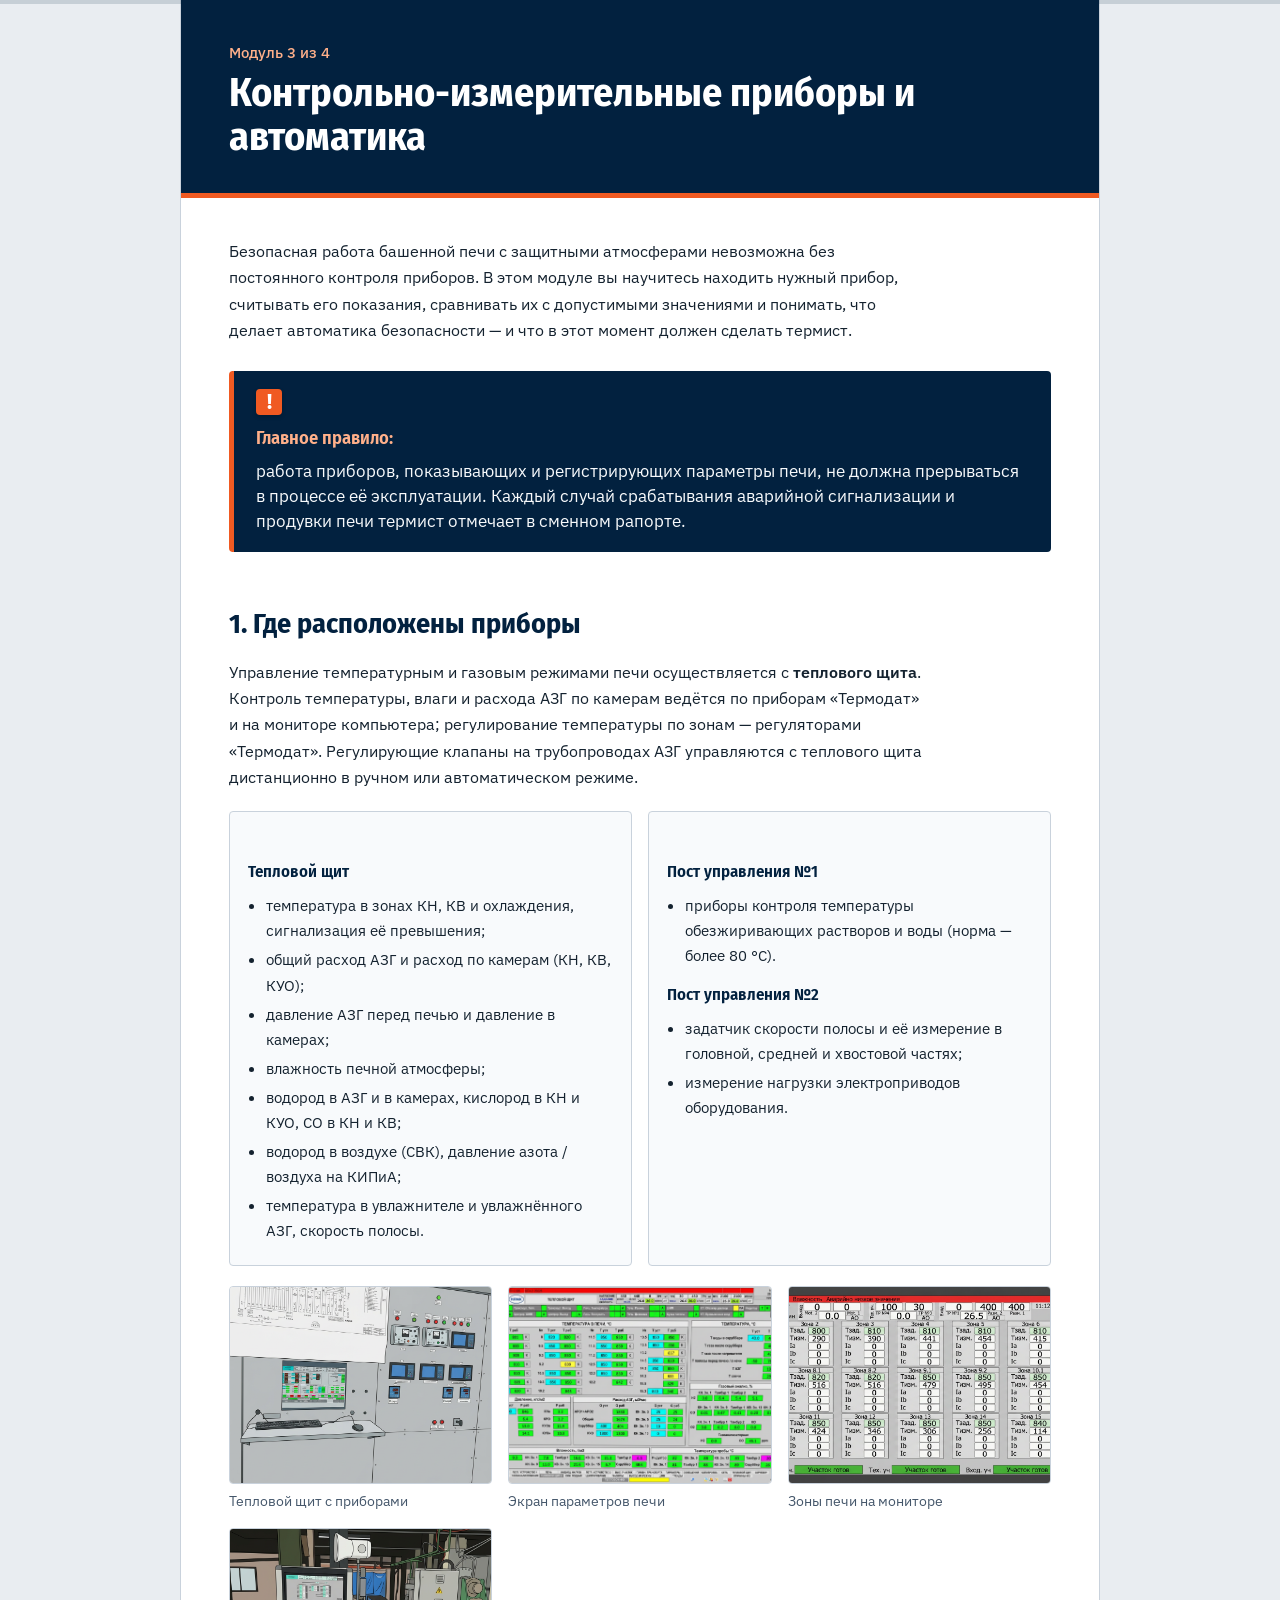
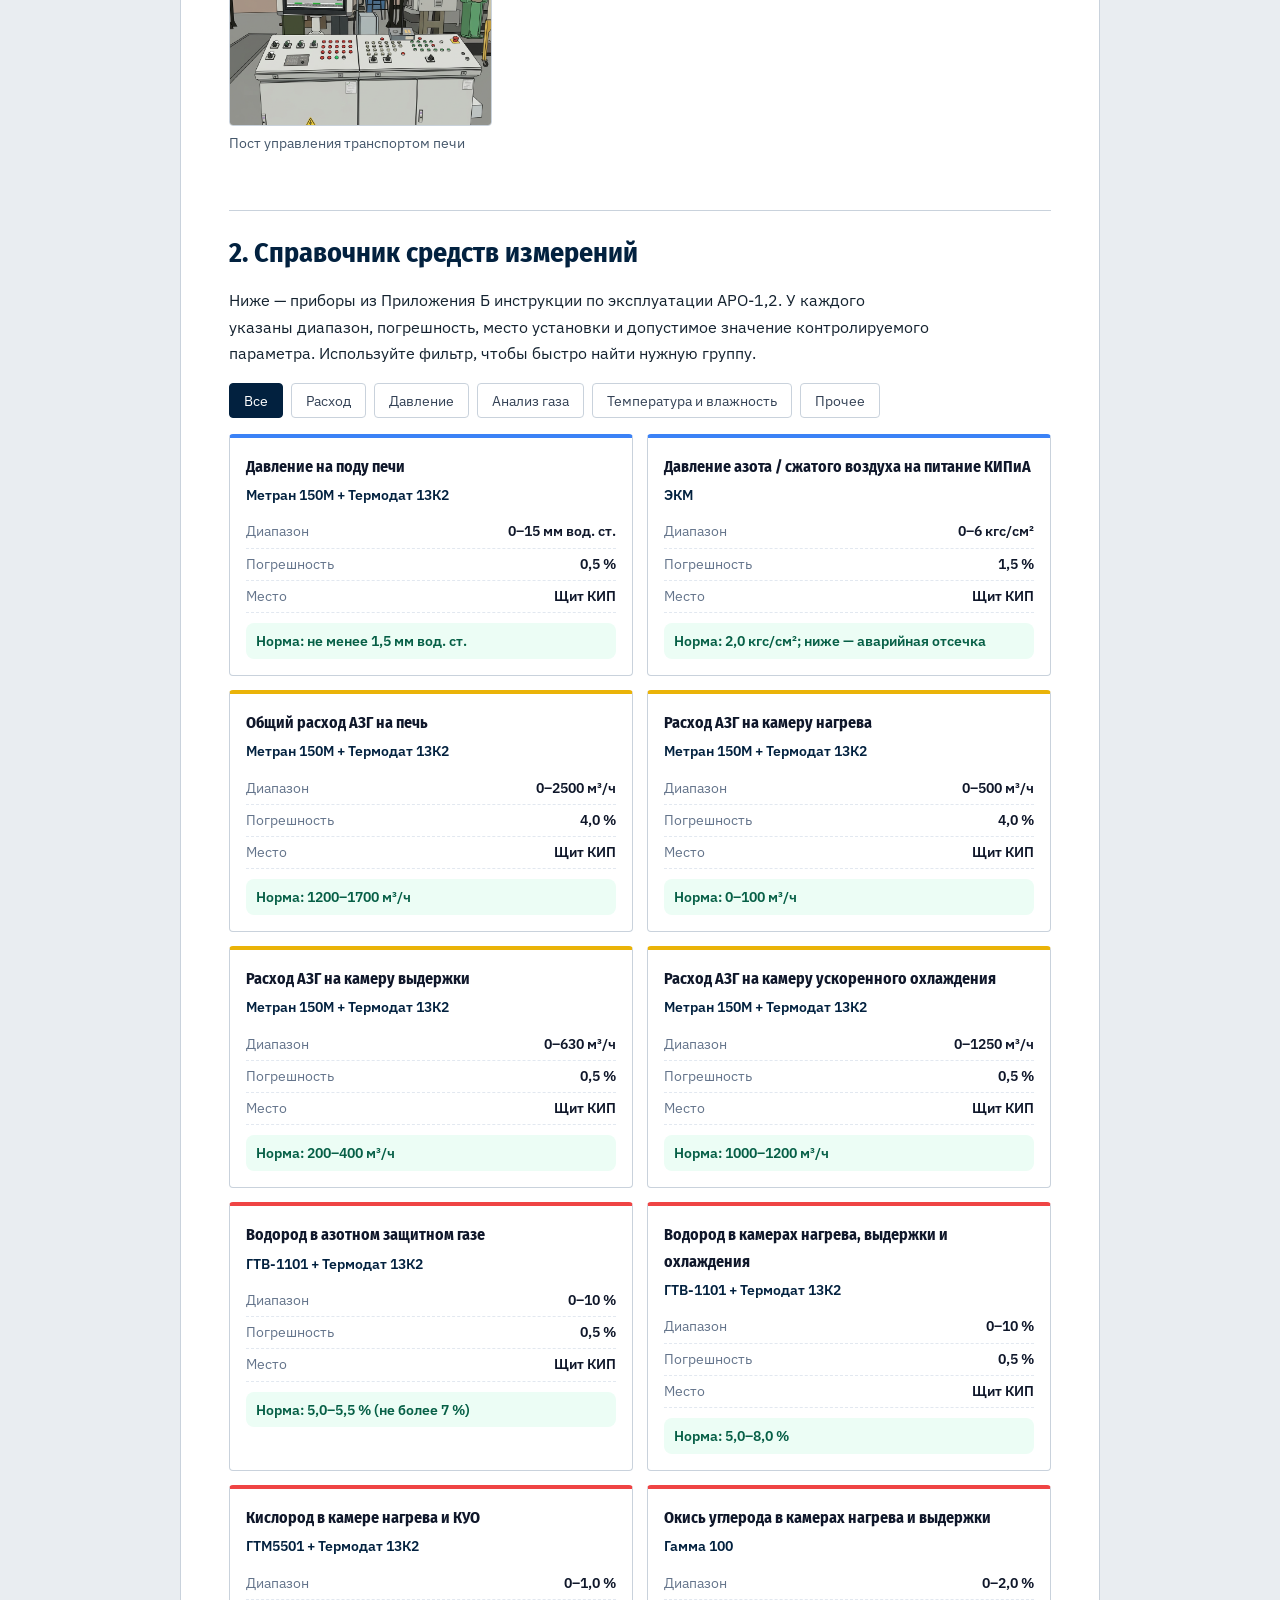
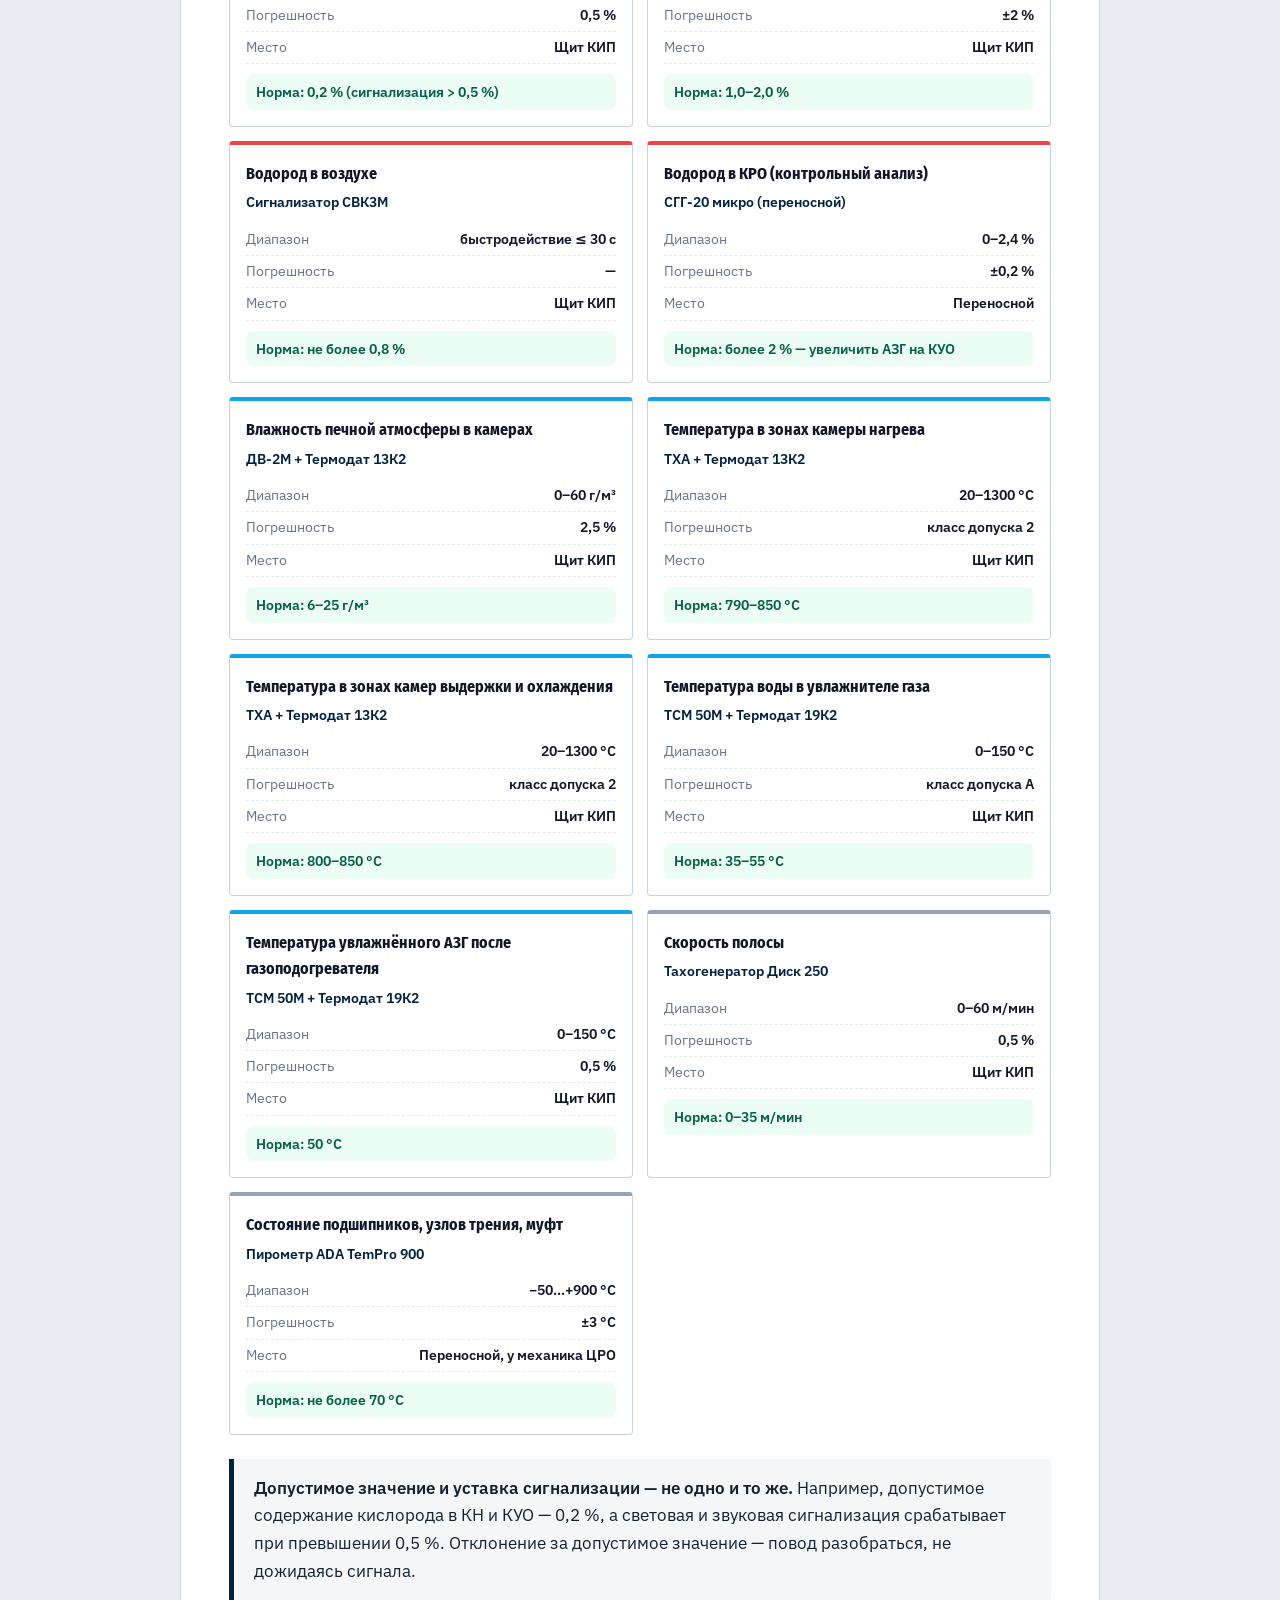
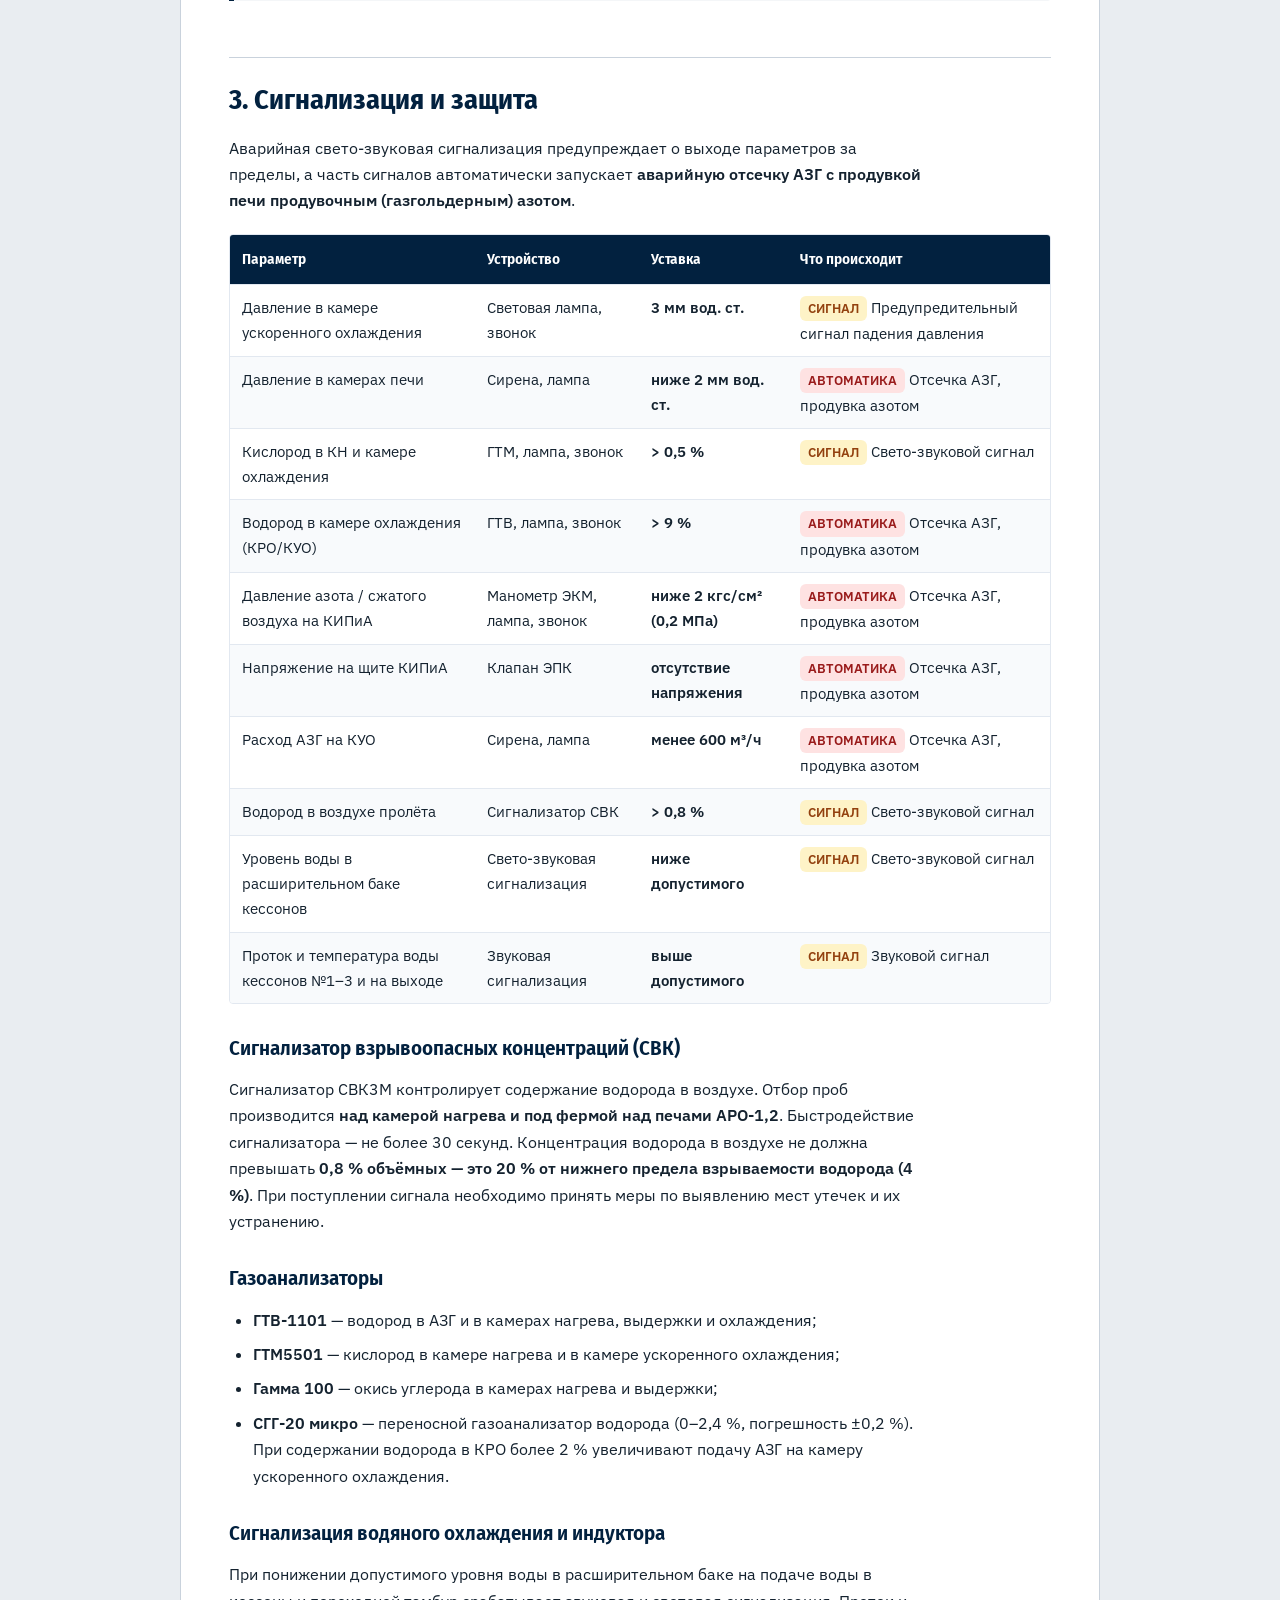
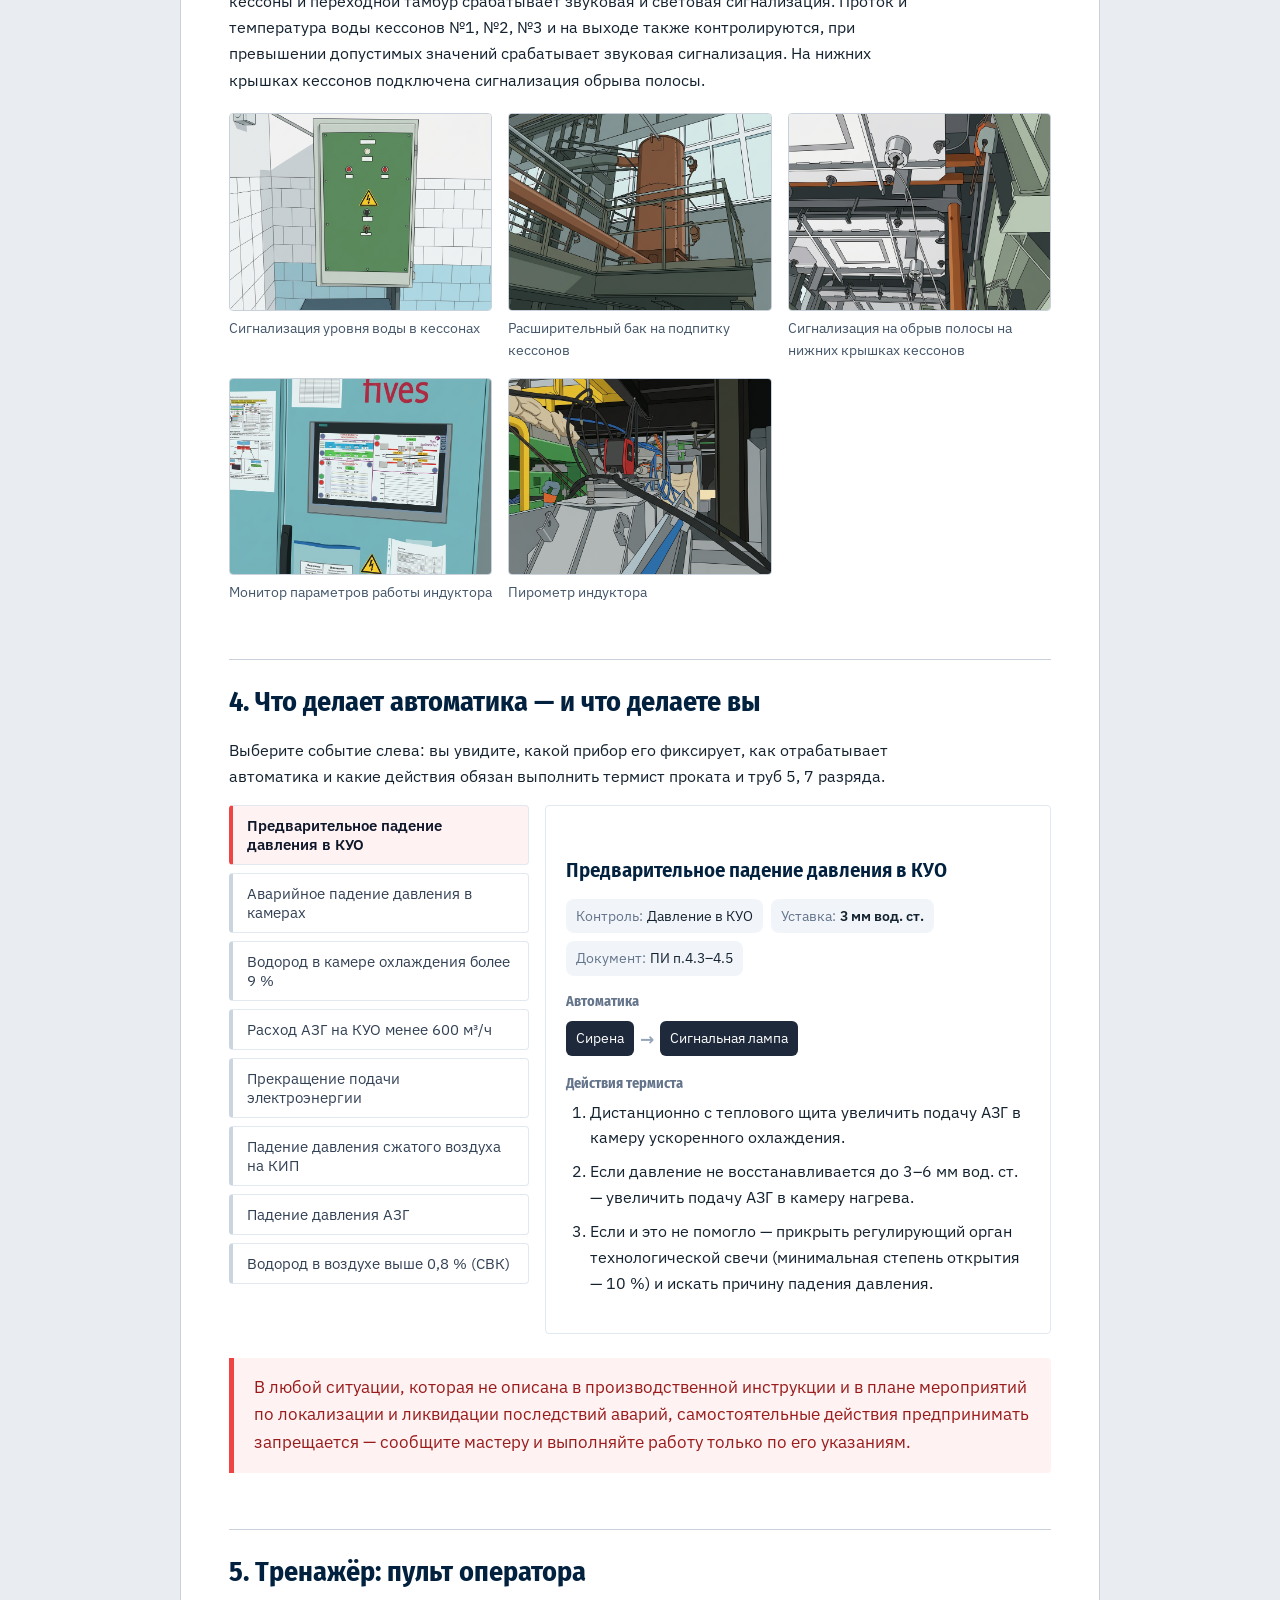
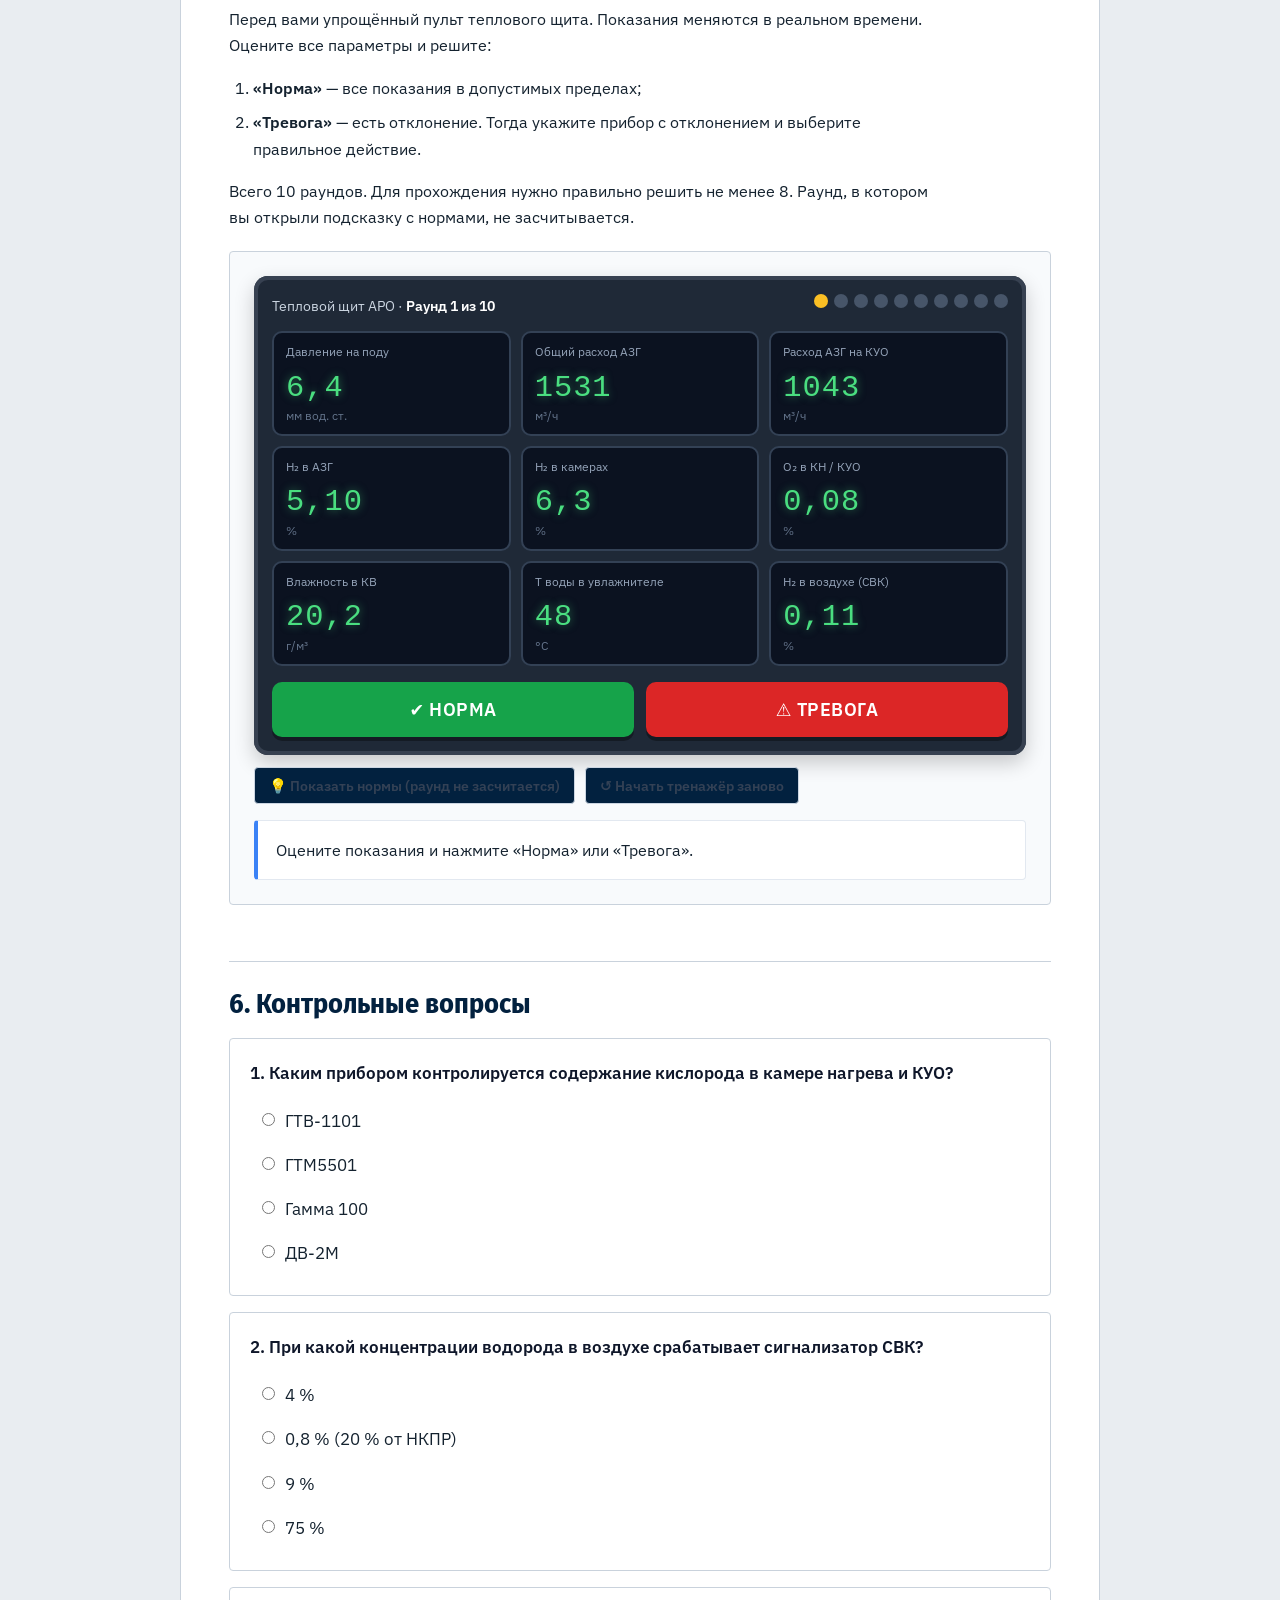
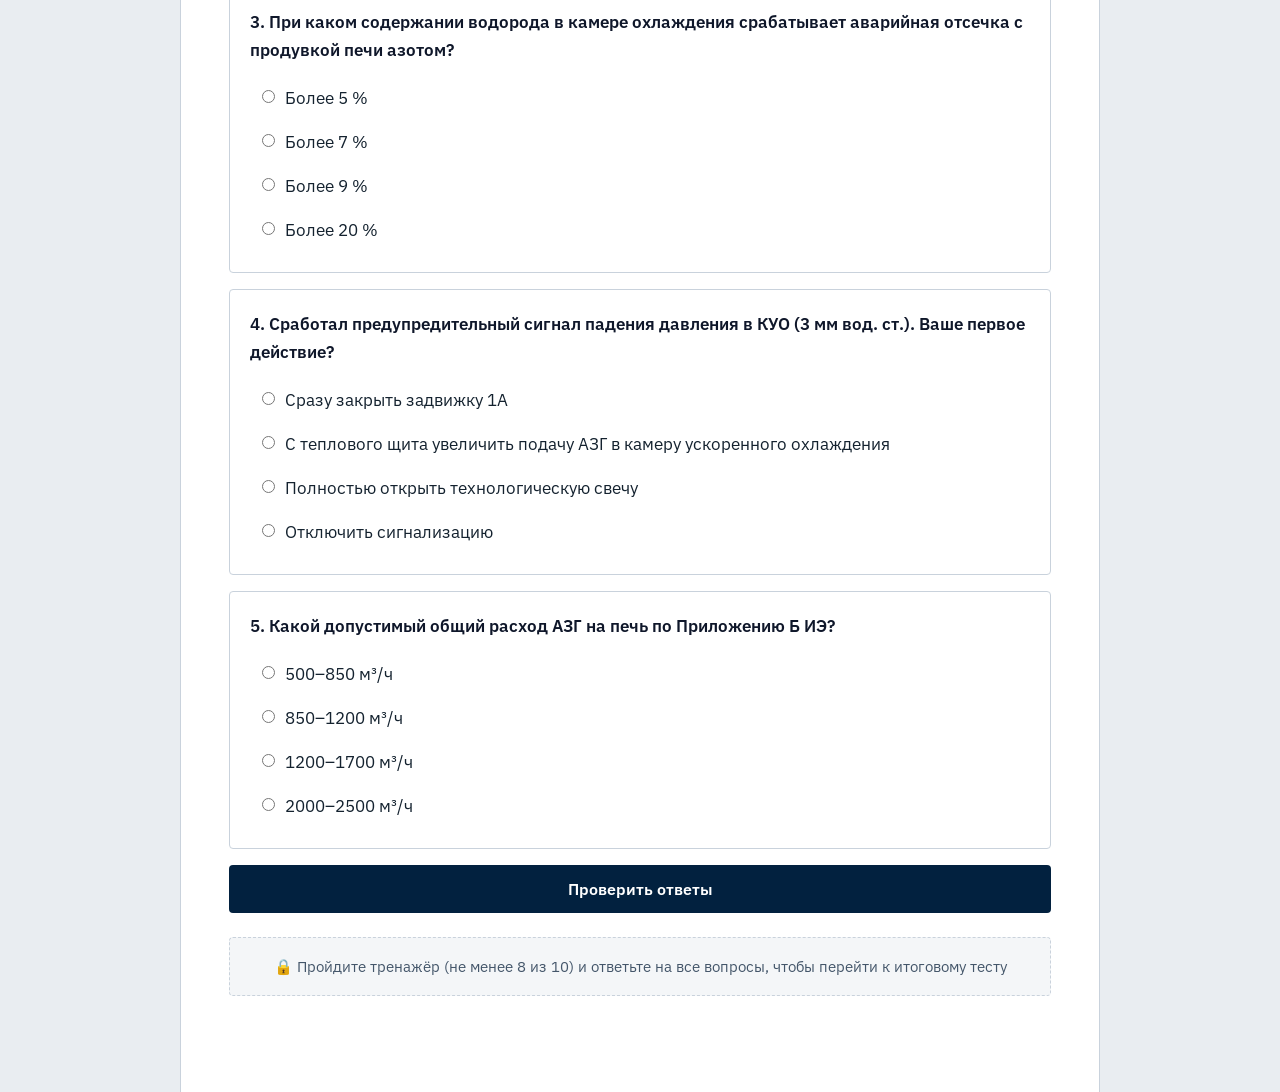
<file: module3.html>
<!DOCTYPE html>
<html lang="ru">
<head>
    <meta charset="UTF-8">
    <meta name="viewport" content="width=device-width, initial-scale=1.0">
    <title>Модуль 3: Контрольно-измерительные приборы и автоматика</title>
    <style>
        * { margin: 0; padding: 0; box-sizing: border-box; font-family: 'Segoe UI', Tahoma, Geneva, Verdana, sans-serif; }
        body { background-color: #f4f7fb; padding: 20px; color: #1e293b; line-height: 1.6; }
        .lesson-container { max-width: 1000px; margin: 0 auto; background: #ffffff; padding: 40px; border-radius: 8px; box-shadow: 0 4px 12px rgba(0,0,0,0.05); }

        h2 { color: #0f172a; font-size: 2rem; margin-bottom: 24px; border-bottom: 2px solid #e2e8f0; padding-bottom: 12px; }
        h3 { color: #0f172a; margin: 48px 0 16px 0; font-size: 1.4rem; }
        h4 { color: #334155; margin: 0 0 12px 0; font-size: 1.2rem; }
        p { margin-bottom: 16px; font-size: 1.05rem; color: #334155; text-align: justify; }
        strong { font-weight: 600; color: #0f172a; }
        ul, ol { margin-bottom: 16px; padding-left: 24px; }
        li { margin-bottom: 8px; font-size: 1.05rem; color: #334155; }

        /* Плашки */
        .alert-dark { background: #1e293b; color: #f8fafc; position: relative; padding: 20px 24px 20px 48px; border-radius: 8px; margin: 32px 0 32px 24px; font-size: 1.05rem; line-height: 1.5; box-shadow: 0 4px 6px rgba(0,0,0,0.1); }
        .alert-dark .alert-icon { position: absolute; left: -20px; top: 50%; transform: translateY(-50%); width: 40px; height: 40px; background: #ffffff; border-radius: 50%; display: flex; align-items: center; justify-content: center; color: #0f172a; font-weight: bold; font-size: 1.4rem; box-shadow: 0 2px 4px rgba(0,0,0,0.2); }
        .alert-dark strong { color: #94a3b8; display: block; margin-bottom: 8px; font-weight: normal; }
        .alert-light { background: #f8fafc; border-left: 4px solid #3b82f6; padding: 16px 20px; margin: 24px 0; border-radius: 0 8px 8px 0; color: #1e293b; font-size: 1.05rem; }
        .alert-danger { background: #fef2f2; border-left: 4px solid #ef4444; padding: 16px 20px; margin: 24px 0; border-radius: 0 8px 8px 0; color: #991b1b; font-size: 1.05rem; }

        /* Фото */
        .fig-row { display: grid; grid-template-columns: repeat(auto-fit, minmax(200px, 1fr)); gap: 16px; margin: 20px 0; }
        .fig { margin: 0; }
        .fig img { width: 100%; aspect-ratio: 4/3; object-fit: cover; border-radius: 10px; cursor: zoom-in; border: 1px solid #e2e8f0; display: block; transition: transform .2s; }
        .fig img:hover { transform: scale(1.02); }
        .fig figcaption { font-size: 0.85rem; color: #64748b; text-align: center; margin-top: 6px; }
        .fig .ph { aspect-ratio: 4/3; border: 2px dashed #cbd5e1; border-radius: 10px; display: flex; align-items: center; justify-content: center; text-align: center; color: #94a3b8; font-size: 0.8rem; padding: 12px; word-break: break-word; }

        /* Посты */
        .posts { display: grid; grid-template-columns: repeat(auto-fit, minmax(260px, 1fr)); gap: 16px; margin: 20px 0; }
        .post { border: 1px solid #e2e8f0; border-radius: 12px; padding: 18px; background: #f8fafc; }
        .post h4 { margin-bottom: 8px; font-size: 1.05rem; color: #02213F; }
        .post ul { margin: 0; padding-left: 18px; }
        .post li { font-size: 0.95rem; margin-bottom: 4px; }

        /* Справочник КИП */
        .chips { display: flex; flex-wrap: wrap; gap: 8px; margin: 16px 0; }
        .chip { background: #fff; border: 1px solid #cbd5e1; padding: 7px 14px; border-radius: 20px; cursor: pointer; font-size: 0.9rem; color: #334155; transition: .2s; }
        .chip.active { background: #02213F; color: #fff; border-color: #02213F; }
        .instr-grid { display: grid; grid-template-columns: repeat(auto-fill, minmax(280px, 1fr)); gap: 14px; }
        .instr-card { border: 1px solid #e2e8f0; border-radius: 12px; padding: 16px; background: #fff; border-top: 4px solid #3b82f6; }
        .instr-card[data-cat="flow"] { border-top-color: #eab308; }
        .instr-card[data-cat="pressure"] { border-top-color: #3b82f6; }
        .instr-card[data-cat="gas"] { border-top-color: #ef4444; }
        .instr-card[data-cat="temp"] { border-top-color: #0ea5e9; }
        .instr-card[data-cat="other"] { border-top-color: #94a3b8; }
        .instr-card h5 { font-size: 1rem; color: #0f172a; margin-bottom: 4px; }
        .instr-dev { font-size: 0.85rem; color: #02213F; font-weight: 600; margin-bottom: 10px; }
        .instr-row { display: flex; justify-content: space-between; gap: 10px; font-size: 0.88rem; padding: 4px 0; border-bottom: 1px dashed #e2e8f0; }
        .instr-row:last-child { border-bottom: none; }
        .instr-row span { color: #64748b; }
        .instr-row b { text-align: right; color: #0f172a; font-weight: 600; }
        .instr-norm { margin-top: 10px; background: #ecfdf5; color: #065f46; border-radius: 8px; padding: 6px 10px; font-size: 0.9rem; font-weight: 600; }

        /* Таблица сигнализации */
        .table-wrap { overflow-x: auto; margin: 20px 0; border-radius: 12px; border: 1px solid #e2e8f0; }
        table.alarm { width: 100%; border-collapse: collapse; font-size: 0.95rem; min-width: 640px; }
        table.alarm th { background: #0f172a; color: #fff; text-align: left; padding: 12px; font-weight: 600; }
        table.alarm td { padding: 10px 12px; border-top: 1px solid #e2e8f0; vertical-align: top; }
        table.alarm tr:nth-child(even) td { background: #f8fafc; }
        .tag { display: inline-block; padding: 2px 8px; border-radius: 6px; font-size: 0.8rem; font-weight: 700; white-space: nowrap; }
        .tag.warn { background: #fef3c7; color: #92400e; }
        .tag.cut { background: #fee2e2; color: #991b1b; }

        /* Автоматика */
        .auto-wrap { display: grid; grid-template-columns: 300px 1fr; gap: 16px; margin-top: 16px; }
        .trig-list { display: flex; flex-direction: column; gap: 8px; }
        .trig-btn { text-align: left; background: #fff; border: 1px solid #e2e8f0; border-left: 4px solid #cbd5e1; padding: 10px 14px; border-radius: 8px; cursor: pointer; font-size: 0.92rem; color: #334155; transition: .2s; }
        .trig-btn:hover { background: #f8fafc; }
        .trig-btn.active { border-left-color: #ef4444; background: #fef2f2; color: #0f172a; font-weight: 600; }
        .auto-detail { border: 1px solid #e2e8f0; border-radius: 12px; padding: 20px; background: #fff; }
        .auto-meta { display: flex; flex-wrap: wrap; gap: 8px; margin-bottom: 14px; }
        .meta { background: #f1f5f9; border-radius: 8px; padding: 6px 10px; font-size: 0.85rem; }
        .meta span { color: #64748b; margin-right: 4px; }
        .flow-chips { display: flex; flex-wrap: wrap; align-items: center; gap: 6px; margin: 8px 0 16px; }
        .fchip { background: #1e293b; color: #fff; border-radius: 6px; padding: 6px 10px; font-size: 0.85rem; }
        .farrow { color: #94a3b8; font-weight: 700; }
        .auto-detail h5 { font-size: 0.8rem; text-transform: uppercase; letter-spacing: .5px; color: #64748b; margin-bottom: 4px; }
        .auto-detail ol li { font-size: 0.98rem; }

        /* Симулятор пульта */
        .sim-box { background: #f8fafc; border: 1px solid #e2e8f0; border-radius: 12px; padding: 24px; margin-top: 20px; }
        .pult { background: #1f2937; border-radius: 14px; padding: 18px; box-shadow: inset 0 0 0 4px #374151, 0 8px 20px rgba(0,0,0,.2); }
        .pult-head { display: flex; flex-wrap: wrap; justify-content: space-between; gap: 8px; color: #cbd5e1; font-size: 0.9rem; margin-bottom: 14px; }
        .pult-head b { color: #fff; }
        .cells { display: grid; grid-template-columns: repeat(3, 1fr); gap: 10px; }
        .cell { background: #0b1220; border: 2px solid #334155; border-radius: 10px; padding: 10px 12px; text-align: left; color: #94a3b8; cursor: default; transition: border-color .2s, box-shadow .2s; font-family: inherit; }
        .cells.locate .cell { cursor: pointer; }
        .cells.locate .cell:hover { border-color: #60a5fa; box-shadow: 0 0 0 3px rgba(96,165,250,.3); }
        .cell .c-name { font-size: 0.78rem; line-height: 1.3; min-height: 2.1em; display: block; }
        .cell .lcd { font-family: 'Consolas', 'Courier New', monospace; font-size: 1.9rem; color: #4ade80; text-shadow: 0 0 8px rgba(74,222,128,.5); letter-spacing: 1px; display: block; line-height: 1.2; }
        .cell .c-unit { font-size: 0.75rem; color: #64748b; }
        .cell .c-norm { display: none; font-size: 0.72rem; color: #fbbf24; margin-top: 2px; }
        .cells.hinted .c-norm { display: block; }
        .cell.bad { border-color: #ef4444; box-shadow: 0 0 0 3px rgba(239,68,68,.35); }
        .cell.bad .lcd { color: #f87171; text-shadow: 0 0 8px rgba(248,113,113,.6); }
        .cell.good { border-color: #22c55e; }
        .cell.wrongpick { border-color: #f59e0b; }
        .pult-ctrl { display: flex; gap: 12px; margin-top: 16px; flex-wrap: wrap; }
        .btn-norm, .btn-alarm { flex: 1; min-width: 140px; border: none; border-radius: 10px; padding: 16px; font-size: 1.1rem; font-weight: 700; cursor: pointer; color: #fff; text-transform: uppercase; letter-spacing: .5px; box-shadow: 0 4px 0 rgba(0,0,0,.35); }
        .btn-norm { background: #16a34a; }
        .btn-alarm { background: #dc2626; }
        .btn-norm:active, .btn-alarm:active { transform: translateY(2px); box-shadow: 0 2px 0 rgba(0,0,0,.35); }
        .btn-norm:disabled, .btn-alarm:disabled { opacity: .35; cursor: not-allowed; }
        .sim-msg { margin-top: 16px; background: #fff; border: 1px solid #e2e8f0; border-radius: 10px; padding: 16px 18px; font-size: 1rem; }
        .sim-msg.ok { border-left: 4px solid #22c55e; }
        .sim-msg.err { border-left: 4px solid #ef4444; }
        .sim-msg.info { border-left: 4px solid #3b82f6; }
        .act-list { display: flex; flex-direction: column; gap: 8px; margin-top: 12px; }
        .act-opt { text-align: left; background: #f8fafc; border: 1px solid #cbd5e1; border-radius: 8px; padding: 12px 14px; cursor: pointer; font-size: 0.97rem; color: #1e293b; }
        .act-opt:hover { background: #eff6ff; border-color: #3b82f6; }
        .act-opt.right { background: #dcfce7; border-color: #22c55e; }
        .act-opt.wrong { background: #fee2e2; border-color: #ef4444; }
        .sim-tools { display: flex; flex-wrap: wrap; gap: 10px; margin-top: 12px; }
        .small-btn { background: #fff; border: 1px solid #cbd5e1; padding: 8px 14px; border-radius: 8px; cursor: pointer; font-size: 0.9rem; color: #334155; }
        .small-btn:hover { background: #f1f5f9; }
        .next-btn { background: #02213F; color: #fff; border: none; padding: 12px 20px; border-radius: 8px; font-weight: 600; cursor: pointer; margin-top: 12px; }
        .score-dots { display: flex; gap: 6px; flex-wrap: wrap; }
        .score-dots i { width: 14px; height: 14px; border-radius: 50%; background: #475569; display: inline-block; }
        .score-dots i.ok { background: #22c55e; }
        .score-dots i.err { background: #ef4444; }
        .score-dots i.cur { background: #fbbf24; }

        /* Тест */
        .quiz { margin-top: 16px; display: flex; flex-direction: column; gap: 16px; }
        .q-card { border: 1px solid #e2e8f0; border-radius: 12px; padding: 20px; }
        .q-card.ok { border-color: #34d399; background: #f0fdf4; }
        .q-card.bad { border-color: #f87171; background: #fef2f2; }
        .q-title { font-weight: 600; margin-bottom: 12px; color: #0f172a; }
        .q-opt { display: flex; gap: 10px; align-items: flex-start; padding: 8px 12px; border-radius: 8px; cursor: pointer; }
        .q-opt:hover { background: #f1f5f9; }
        .q-opt input { margin-top: 6px; accent-color: #02213F; }
        .q-exp { display: none; margin-top: 10px; font-size: 0.95rem; color: #334155; }
        .q-card.ok .q-exp, .q-card.bad .q-exp { display: block; }
        .quiz-result { font-weight: 600; margin-top: 8px; }

        /* Кнопки завершения */
        .btn-group { display: flex; flex-direction: column; gap: 12px; margin-top: 32px; }
        .check-btn { background: #02213F; color: #fff; border: none; padding: 14px 24px; font-size: 1rem; font-weight: 600; border-radius: 8px; cursor: pointer; }
        .nav-btn { background: #10b981; color: white; border: none; padding: 18px 32px; font-size: 1.1rem; font-weight: bold; border-radius: 8px; cursor: pointer; width: 100%; text-transform: uppercase; display: none; }
        .nav-btn:hover { background: #059669; }
        .reset-btn { background: transparent; color: #64748b; border: 1px solid #cbd5e1; padding: 12px 24px; font-size: 1rem; border-radius: 8px; cursor: pointer; width: 100%; display: none; }
        .reset-btn:hover { background: #f1f5f9; color: #1e293b; }
        .disabled-text { text-align: center; color: #94a3b8; font-size: 1rem; margin-top: 24px; padding: 16px; background: #f1f5f9; border-radius: 8px; }

        /* Лайтбокс */
        .lightbox { position: fixed; inset: 0; background: rgba(15,23,42,.9); display: none; align-items: center; justify-content: center; z-index: 1000; cursor: zoom-out; padding: 20px; }
        .lightbox.open { display: flex; }
        .lightbox img { max-width: 100%; max-height: 90vh; border-radius: 8px; }

        @media (max-width: 768px) {
            body { padding: 10px; }
            .lesson-container { padding: 20px; }
            .alert-dark { margin-left: 16px; padding-left: 36px; }
            .alert-dark .alert-icon { left: -16px; width: 32px; height: 32px; font-size: 1.2rem; }
            .auto-wrap { grid-template-columns: 1fr; }
            .cells { grid-template-columns: repeat(2, 1fr); }
            .cell .lcd { font-size: 1.5rem; }
            .sim-box { padding: 14px; }
        }
    </style>
    <link rel="stylesheet" href="theme.css">
    <link rel="stylesheet" href="modules.css">
    <script src="theme.js" defer></script>
</head>
<body>
<div class="lesson-container">

    <h2>Контрольно-измерительные приборы и автоматика</h2>
    <p>Безопасная работа башенной печи с защитными атмосферами невозможна без постоянного контроля приборов. В этом модуле вы научитесь находить нужный прибор, считывать его показания, сравнивать их с допустимыми значениями и понимать, что делает автоматика безопасности — и что в этот момент должен сделать термист.</p>

    <div class="alert-dark">
        <div class="alert-icon">!</div>
        <strong>Главное правило:</strong>
        работа приборов, показывающих и регистрирующих параметры печи, не должна прерываться в процессе её эксплуатации. Каждый случай срабатывания аварийной сигнализации и продувки печи термист отмечает в сменном рапорте.
    </div>

    <!-- 1. ГДЕ ПРИБОРЫ -->
    <h3>1. Где расположены приборы</h3>
    <p>Управление температурным и газовым режимами печи осуществляется с <strong>теплового щита</strong>. Контроль температуры, влаги и расхода АЗГ по камерам ведётся по приборам «Термодат» и на мониторе компьютера; регулирование температуры по зонам — регуляторами «Термодат». Регулирующие клапаны на трубопроводах АЗГ управляются с теплового щита дистанционно в ручном или автоматическом режиме.</p>

    <div class="posts">
        <div class="post">
            <h4>Тепловой щит</h4>
            <ul>
                <li>температура в зонах КН, КВ и охлаждения, сигнализация её превышения;</li>
                <li>общий расход АЗГ и расход по камерам (КН, КВ, КУО);</li>
                <li>давление АЗГ перед печью и давление в камерах;</li>
                <li>влажность печной атмосферы;</li>
                <li>водород в АЗГ и в камерах, кислород в КН и КУО, CO в КН и КВ;</li>
                <li>водород в воздухе (СВК), давление азота / воздуха на КИПиА;</li>
                <li>температура в увлажнителе и увлажнённого АЗГ, скорость полосы.</li>
            </ul>
        </div>
        <div class="post">
            <h4>Пост управления №1</h4>
            <ul><li>приборы контроля температуры обезжиривающих растворов и воды (норма — более 80 °C).</li></ul>
            <h4 style="margin-top:12px">Пост управления №2</h4>
            <ul>
                <li>задатчик скорости полосы и её измерение в головной, средней и хвостовой частях;</li>
                <li>измерение нагрузки электроприводов оборудования.</li>
            </ul>
        </div>
    </div>
    <div class="fig-row" data-imgs="panel|screen|zones|transport"></div>

    <!-- 2. СПРАВОЧНИК -->
    <h3>2. Справочник средств измерений</h3>
    <p>Ниже — приборы из Приложения Б инструкции по эксплуатации АРО-1,2. У каждого указаны диапазон, погрешность, место установки и допустимое значение контролируемого параметра. Используйте фильтр, чтобы быстро найти нужную группу.</p>
    <div class="chips" id="instr-chips"></div>
    <div class="instr-grid" id="instr-grid"></div>

    <div class="alert-light">
        <strong>Допустимое значение и уставка сигнализации — не одно и то же.</strong> Например, допустимое содержание кислорода в КН и КУО — 0,2 %, а световая и звуковая сигнализация срабатывает при превышении 0,5 %. Отклонение за допустимое значение — повод разобраться, не дожидаясь сигнала.
    </div>

    <!-- 3. СИГНАЛИЗАЦИЯ -->
    <h3>3. Сигнализация и защита</h3>
    <p>Аварийная свето-звуковая сигнализация предупреждает о выходе параметров за пределы, а часть сигналов автоматически запускает <strong>аварийную отсечку АЗГ с продувкой печи продувочным (газгольдерным) азотом</strong>.</p>
    <div class="table-wrap">
        <table class="alarm">
            <thead><tr><th>Параметр</th><th>Устройство</th><th>Уставка</th><th>Что происходит</th></tr></thead>
            <tbody id="alarm-body"></tbody>
        </table>
    </div>

    <h4>Сигнализатор взрывоопасных концентраций (СВК)</h4>
    <p>Сигнализатор СВК3М контролирует содержание водорода в воздухе. Отбор проб производится <strong>над камерой нагрева и под фермой над печами АРО-1,2</strong>. Быстродействие сигнализатора — не более 30 секунд. Концентрация водорода в воздухе не должна превышать <strong>0,8 % объёмных — это 20 % от нижнего предела взрываемости водорода (4 %)</strong>. При поступлении сигнала необходимо принять меры по выявлению мест утечек и их устранению.</p>

    <h4>Газоанализаторы</h4>
    <ul>
        <li><strong>ГТВ-1101</strong> — водород в АЗГ и в камерах нагрева, выдержки и охлаждения;</li>
        <li><strong>ГТМ5501</strong> — кислород в камере нагрева и в камере ускоренного охлаждения;</li>
        <li><strong>Гамма 100</strong> — окись углерода в камерах нагрева и выдержки;</li>
        <li><strong>СГГ-20 микро</strong> — переносной газоанализатор водорода (0–2,4 %, погрешность ±0,2 %). При содержании водорода в КРО более 2 % увеличивают подачу АЗГ на камеру ускоренного охлаждения.</li>
    </ul>

    <h4>Сигнализация водяного охлаждения и индуктора</h4>
    <p>При понижении допустимого уровня воды в расширительном баке на подаче воды в кессоны и переходной тамбур срабатывает звуковая и световая сигнализация. Проток и температура воды кессонов №1, №2, №3 и на выходе также контролируются, при превышении допустимых значений срабатывает звуковая сигнализация. На нижних крышках кессонов подключена сигнализация обрыва полосы.</p>
    <div class="fig-row" data-imgs="levelAlarm|expTank|breakAlarm|indMonitor|pyro"></div>

    <!-- 4. АВТОМАТИКА -->
    <h3>4. Что делает автоматика — и что делаете вы</h3>
    <p>Выберите событие слева: вы увидите, какой прибор его фиксирует, как отрабатывает автоматика и какие действия обязан выполнить термист проката и труб 5, 7 разряда.</p>
    <div class="auto-wrap">
        <div class="trig-list" id="trig-list"></div>
        <div class="auto-detail" id="auto-detail"></div>
    </div>

    <div class="alert-danger">
        В любой ситуации, которая не описана в производственной инструкции и в плане мероприятий по локализации и ликвидации последствий аварий, самостоятельные действия предпринимать запрещается — сообщите мастеру и выполняйте работу только по его указаниям.
    </div>

    <!-- 5. СИМУЛЯТОР -->
    <h3>5. Тренажёр: пульт оператора</h3>
    <p>Перед вами упрощённый пульт теплового щита. Показания меняются в реальном времени. Оцените все параметры и решите:</p>
    <ol>
        <li><strong>«Норма»</strong> — все показания в допустимых пределах;</li>
        <li><strong>«Тревога»</strong> — есть отклонение. Тогда укажите прибор с отклонением и выберите правильное действие.</li>
    </ol>
    <p>Всего 10 раундов. Для прохождения нужно правильно решить не менее 8. Раунд, в котором вы открыли подсказку с нормами, не засчитывается.</p>

    <div class="sim-box">
        <div class="pult">
            <div class="pult-head">
                <div>Тепловой щит АРО · <b id="sim-round">Раунд 1 из 10</b></div>
                <div class="score-dots" id="sim-dots"></div>
            </div>
            <div class="cells" id="cells"></div>
            <div class="pult-ctrl">
                <button class="btn-norm" id="btn-norm" onclick="decide(false)">✔ Норма</button>
                <button class="btn-alarm" id="btn-alarm" onclick="decide(true)">⚠ Тревога</button>
            </div>
        </div>
        <div class="sim-tools">
            <button class="small-btn" id="hint-btn" onclick="showNorms()">💡 Показать нормы (раунд не засчитается)</button>
            <button class="small-btn" onclick="startSim()">↺ Начать тренажёр заново</button>
        </div>
        <div class="sim-msg info" id="sim-msg">Оцените показания и нажмите «Норма» или «Тревога».</div>
    </div>

    <!-- 6. ТЕСТ -->
    <h3>6. Контрольные вопросы</h3>
    <div class="quiz" id="quiz"></div>
    <div class="btn-group" style="margin-top:16px">
        <button class="check-btn" id="quiz-check" onclick="checkQuiz()">Проверить ответы</button>
    </div>
    <div class="quiz-result" id="quiz-result"></div>

    <div id="disabled-msg" class="disabled-text">🔒 Пройдите тренажёр (не менее 8 из 10) и ответьте на все вопросы, чтобы перейти к итоговому тесту</div>
    <div class="btn-group">
        <button id="next-module-btn" class="nav-btn" onclick="goNext()">Перейти к модулю 4 ➔</button>
        <button id="reset-btn" class="reset-btn" onclick="resetModule()">Пройти модуль ещё раз</button>
    </div>
</div>

<div class="lightbox" id="lightbox" onclick="this.classList.remove('open')"><img id="lightbox-img" alt=""></div>

<script>
/* ================== КАРТИНКИ ================== */
const IMG_DIR = 'image/';
const IMG = {
    screen:     '1774506747181 илюстрация',
    zones:      'зоны печи_илюстрация',
    indMonitor: 'монитор параметрами работы индуктора илюстрации',
    pyro:       'пирометр индуктора илюстрация',
    breakAlarm: 'подключение сигнализации на обыв полосы на нижних крышках кессонов илюстрация',
    transport:  'пост управления транспортом печи илюстрация',
    expTank:    'расширительный бак на подпитку кессонов илюстрация',
    levelAlarm: 'сигнализация уровня воды в кессонах илюстрация',
    panel:      'тепловой щит с приборами илюстрация'
};
const CAPTIONS = {
    screen:     'Экран параметров печи',
    zones:      'Зоны печи на мониторе',
    breakAlarm: 'Сигнализация на обрыв полосы на нижних крышках кессонов',
    indMonitor: 'Монитор параметров работы индуктора',
    transport:  'Пост управления транспортом печи',
    panel:      'Тепловой щит с приборами'
};
const IMG_EXT = ['.png', '.PNG', '.jpg'];
function imgVariants(name) {
    const base = new Set();
    [name, name.replace(/ил+юстрац/g, 'иллюстрац'), name.replace(/ил+юстрац/g, 'илюстрац')].forEach(v => {
        base.add(v);
        base.add(v.replace(/\s{2,}/g, ' '));
    });
    const out = [];
    base.forEach(v => {
        [v.normalize('NFC'), v.normalize('NFD')].forEach(n => {
            IMG_EXT.forEach(ext => {
                const src = IMG_DIR + encodeURIComponent(n) + ext;
                if (!out.includes(src)) out.push(src);
            });
        });
    });
    return out;
}
function cap(key) {
    if (CAPTIONS[key]) return CAPTIONS[key];
    const s = IMG[key].replace(/[_\s]*ил+юстрац[а-яё]*\s*$/i, '').replace(/\s{2,}/g, ' ').trim();
    return s.charAt(0).toUpperCase() + s.slice(1);
}
function figHTML(key) {
    if (!IMG[key]) return '';
    return `<figure class="fig" data-key="${key}"><img src="${imgVariants(IMG[key])[0]}" data-try="0" alt="${cap(key)}" loading="lazy" onerror="imgFail(this)" onclick="openLightbox(this)"><figcaption>${cap(key)}</figcaption></figure>`;
}
function imgFail(el) {
    const f = el.closest('figure');
    const list = imgVariants(IMG[f.dataset.key]);
    const next = (+el.dataset.try || 0) + 1;
    if (next < list.length) { el.dataset.try = next; el.src = list[next]; return; }
    el.remove();
    f.insertAdjacentHTML('afterbegin', `<div class="ph">🖼 Нет файла:<br>${IMG_DIR}${IMG[f.dataset.key]}.png</div>`);
}
function openLightbox(el) {
    document.getElementById('lightbox-img').src = el.src;
    document.getElementById('lightbox').classList.add('open');
}
document.addEventListener('keydown', e => { if (e.key === 'Escape') document.getElementById('lightbox').classList.remove('open'); });

const store = {
    get(k) { try { return localStorage.getItem(k); } catch (e) { return null; } },
    set(k, v) { try { localStorage.setItem(k, v); } catch (e) {} },
    del(k) { try { localStorage.removeItem(k); } catch (e) {} }
};
const shuffle = a => { const r = [...a]; for (let i = r.length - 1; i > 0; i--) { const j = Math.floor(Math.random() * (i + 1)); [r[i], r[j]] = [r[j], r[i]]; } return r; };
const rnd = (a, b) => a + Math.random() * (b - a);

/* ================== СПРАВОЧНИК КИП (ИЭ, Приложение Б) ================== */
const CATS = [['all', 'Все'], ['flow', 'Расход'], ['pressure', 'Давление'], ['gas', 'Анализ газа'], ['temp', 'Температура и влажность'], ['other', 'Прочее']];
const INSTR = [
    { cat: 'pressure', name: 'Давление на поду печи', dev: 'Метран 150М + Термодат 13К2', range: '0–15 мм вод. ст.', acc: '0,5 %', place: 'Щит КИП', norm: 'не менее 1,5 мм вод. ст.' },
    { cat: 'pressure', name: 'Давление азота / сжатого воздуха на питание КИПиА', dev: 'ЭКМ', range: '0–6 кгс/см²', acc: '1,5 %', place: 'Щит КИП', norm: '2,0 кгс/см²; ниже — аварийная отсечка' },
    { cat: 'flow', name: 'Общий расход АЗГ на печь', dev: 'Метран 150М + Термодат 13К2', range: '0–2500 м³/ч', acc: '4,0 %', place: 'Щит КИП', norm: '1200–1700 м³/ч' },
    { cat: 'flow', name: 'Расход АЗГ на камеру нагрева', dev: 'Метран 150М + Термодат 13К2', range: '0–500 м³/ч', acc: '4,0 %', place: 'Щит КИП', norm: '0–100 м³/ч' },
    { cat: 'flow', name: 'Расход АЗГ на камеру выдержки', dev: 'Метран 150М + Термодат 13К2', range: '0–630 м³/ч', acc: '0,5 %', place: 'Щит КИП', norm: '200–400 м³/ч' },
    { cat: 'flow', name: 'Расход АЗГ на камеру ускоренного охлаждения', dev: 'Метран 150М + Термодат 13К2', range: '0–1250 м³/ч', acc: '0,5 %', place: 'Щит КИП', norm: '1000–1200 м³/ч' },
    { cat: 'gas', name: 'Водород в азотном защитном газе', dev: 'ГТВ-1101 + Термодат 13К2', range: '0–10 %', acc: '0,5 %', place: 'Щит КИП', norm: '5,0–5,5 % (не более 7 %)' },
    { cat: 'gas', name: 'Водород в камерах нагрева, выдержки и охлаждения', dev: 'ГТВ-1101 + Термодат 13К2', range: '0–10 %', acc: '0,5 %', place: 'Щит КИП', norm: '5,0–8,0 %' },
    { cat: 'gas', name: 'Кислород в камере нагрева и КУО', dev: 'ГТМ5501 + Термодат 13К2', range: '0–1,0 %', acc: '0,5 %', place: 'Щит КИП', norm: '0,2 % (сигнализация > 0,5 %)' },
    { cat: 'gas', name: 'Окись углерода в камерах нагрева и выдержки', dev: 'Гамма 100', range: '0–2,0 %', acc: '±2 %', place: 'Щит КИП', norm: '1,0–2,0 %' },
    { cat: 'gas', name: 'Водород в воздухе', dev: 'Сигнализатор СВК3М', range: 'быстродействие ≤ 30 с', acc: '—', place: 'Щит КИП', norm: 'не более 0,8 %' },
    { cat: 'gas', name: 'Водород в КРО (контрольный анализ)', dev: 'СГГ-20 микро (переносной)', range: '0–2,4 %', acc: '±0,2 %', place: 'Переносной', norm: 'более 2 % — увеличить АЗГ на КУО' },
    { cat: 'temp', name: 'Влажность печной атмосферы в камерах', dev: 'ДВ-2М + Термодат 13К2', range: '0–60 г/м³', acc: '2,5 %', place: 'Щит КИП', norm: '6–25 г/м³' },
    { cat: 'temp', name: 'Температура в зонах камеры нагрева', dev: 'ТХА + Термодат 13К2', range: '20–1300 °C', acc: 'класс допуска 2', place: 'Щит КИП', norm: '790–850 °C' },
    { cat: 'temp', name: 'Температура в зонах камер выдержки и охлаждения', dev: 'ТХА + Термодат 13К2', range: '20–1300 °C', acc: 'класс допуска 2', place: 'Щит КИП', norm: '800–850 °C' },
    { cat: 'temp', name: 'Температура воды в увлажнителе газа', dev: 'ТСМ 50М + Термодат 19К2', range: '0–150 °C', acc: 'класс допуска А', place: 'Щит КИП', norm: '35–55 °C' },
    { cat: 'temp', name: 'Температура увлажнённого АЗГ после газоподогревателя', dev: 'ТСМ 50М + Термодат 19К2', range: '0–150 °C', acc: '0,5 %', place: 'Щит КИП', norm: '50 °C' },
    { cat: 'other', name: 'Скорость полосы', dev: 'Тахогенератор Диск 250', range: '0–60 м/мин', acc: '0,5 %', place: 'Щит КИП', norm: '0–35 м/мин' },
    { cat: 'other', name: 'Состояние подшипников, узлов трения, муфт', dev: 'Пирометр ADA TemPro 900', range: '−50…+900 °C', acc: '±3 °C', place: 'Переносной, у механика ЦРО', norm: 'не более 70 °C' }
];
let curCat = 'all';
function renderInstr() {
    document.getElementById('instr-chips').innerHTML = CATS.map(([id, t]) =>
        `<button class="chip${id === curCat ? ' active' : ''}" onclick="setCat('${id}')">${t}</button>`).join('');
    document.getElementById('instr-grid').innerHTML = INSTR.filter(i => curCat === 'all' || i.cat === curCat).map(i => `
        <div class="instr-card" data-cat="${i.cat}">
            <h5>${i.name}</h5>
            <div class="instr-dev">${i.dev}</div>
            <div class="instr-row"><span>Диапазон</span><b>${i.range}</b></div>
            <div class="instr-row"><span>Погрешность</span><b>${i.acc}</b></div>
            <div class="instr-row"><span>Место</span><b>${i.place}</b></div>
            <div class="instr-norm">Норма: ${i.norm}</div>
        </div>`).join('');
}
function setCat(c) { curCat = c; renderInstr(); }

/* ================== ТАБЛИЦА СИГНАЛИЗАЦИИ ================== */
const ALARMS = [
    ['Давление в камере ускоренного охлаждения', 'Световая лампа, звонок', '3 мм вод. ст.', 'warn', 'Предупредительный сигнал падения давления'],
    ['Давление в камерах печи', 'Сирена, лампа', 'ниже 2 мм вод. ст.', 'cut', 'Отсечка АЗГ, продувка азотом'],
    ['Кислород в КН и камере охлаждения', 'ГТМ, лампа, звонок', '> 0,5 %', 'warn', 'Свето-звуковой сигнал'],
    ['Водород в камере охлаждения (КРО/КУО)', 'ГТВ, лампа, звонок', '> 9 %', 'cut', 'Отсечка АЗГ, продувка азотом'],
    ['Давление азота / сжатого воздуха на КИПиА', 'Манометр ЭКМ, лампа, звонок', 'ниже 2 кгс/см² (0,2 МПа)', 'cut', 'Отсечка АЗГ, продувка азотом'],
    ['Напряжение на щите КИПиА', 'Клапан ЭПК', 'отсутствие напряжения', 'cut', 'Отсечка АЗГ, продувка азотом'],
    ['Расход АЗГ на КУО', 'Сирена, лампа', 'менее 600 м³/ч', 'cut', 'Отсечка АЗГ, продувка азотом'],
    ['Водород в воздухе пролёта', 'Сигнализатор СВК', '> 0,8 %', 'warn', 'Свето-звуковой сигнал'],
    ['Уровень воды в расширительном баке кессонов', 'Свето-звуковая сигнализация', 'ниже допустимого', 'warn', 'Свето-звуковой сигнал'],
    ['Проток и температура воды кессонов №1–3 и на выходе', 'Звуковая сигнализация', 'выше допустимого', 'warn', 'Звуковой сигнал']
];
function renderAlarms() {
    document.getElementById('alarm-body').innerHTML = ALARMS.map(a =>
        `<tr><td>${a[0]}</td><td>${a[1]}</td><td><b>${a[2]}</b></td><td><span class="tag ${a[3]}">${a[3] === 'cut' ? 'АВТОМАТИКА' : 'СИГНАЛ'}</span> ${a[4]}</td></tr>`).join('');
}

/* ================== АВТОМАТИКА (ПИ п.4.3–4.12) ================== */
const PURGE = ['Сирена', 'Сигнальная лампа', 'Отсечка АЗГ', 'Продувка печи азотом'];
const AUTO = [
    { name: 'Предварительное падение давления в КУО', dev: 'Давление в КУО', set: '3 мм вод. ст.', ref: 'ПИ п.4.3–4.5',
      auto: ['Сирена', 'Сигнальная лампа'],
      steps: ['Дистанционно с теплового щита увеличить подачу АЗГ в камеру ускоренного охлаждения.',
              'Если давление не восстанавливается до 3–6 мм вод. ст. — увеличить подачу АЗГ в камеру нагрева.',
              'Если и это не помогло — прикрыть регулирующий орган технологической свечи (минимальная степень открытия — 10 %) и искать причину падения давления.'] },
    { name: 'Аварийное падение давления в камерах', dev: 'Давление в камерах', set: 'ниже 2 мм вод. ст.', ref: 'ПИ п.4.6',
      auto: PURGE,
      steps: ['Убедиться в срабатывании клапана ОК1АГ на газопроводе газгольдерного азота; если клапан не открылся — срочно открыть задвижку байпаса 5АГ.',
              'Проверить давление АЗГ на подводе к печи и исправность клапанов и задвижек на газопроводе АЗГ.',
              'Если давление АЗГ нормальное и арматура исправна — прекратить аварийную продувку: ключ «УП» в положение «Д», кнопки «КПП» и «ПУСК АЗОТА», и продолжать продувку печи АЗГ.',
              'При недостаточном давлении АЗГ — продолжать продувку продувочным азотом до содержания водорода в печи не более 5 %, затем прекратить её кнопкой «КПП».'] },
    { name: 'Водород в камере охлаждения более 9 %', dev: 'Газоанализатор ГТВ', set: '> 9 %', ref: 'ПИ п.4.7',
      auto: PURGE,
      steps: ['Убедиться в срабатывании клапана ОК1АГ.',
              'Проверить герметичность камер регулируемого и ускоренного охлаждения, состояние выходного затвора и степень открытия регулирующего органа технологической свечи.',
              'Проверить газопровод и арматуру подачи азотного газа в КУО, после чего прекратить аварийную продувку кнопками «КПП» и «ПУСК АЗОТА».',
              'Следить по газоанализатору водорода в КРО за устранением обратного перетока, при необходимости увеличить подачу азотного газа к КУО.'] },
    { name: 'Расход АЗГ на КУО менее 600 м³/ч', dev: 'Расходомер АЗГ на КУО', set: '< 600 м³/ч', ref: 'ПИ п.4.8',
      auto: PURGE,
      steps: ['Дистанционно с теплового щита полностью открыть клапан 6.',
              'Проверить исправность запорно-регулирующей арматуры линии подачи АЗГ на КУО и системы управления клапаном 6.',
              'После устранения причин прекратить аварийную продувку, убедиться в нормальной подаче АЗГ на КУО.'] },
    { name: 'Прекращение подачи электроэнергии', dev: 'Клапан ЭПК', set: 'нет напряжения', ref: 'ПИ п.4.9',
      auto: ['Отсечка АЗГ', 'Продувка печи азотом'],
      steps: ['Убедиться в продувке печи азотом.',
              'Если подача электроэнергии не возобновляется — продолжать аварийную продувку до полного вытеснения водорода из печи.',
              'С возобновлением подачи электроэнергии подать в печь АЗГ.'] },
    { name: 'Падение давления сжатого воздуха на КИП', dev: 'Манометр ЭКМ', set: '< 2 кгс/см²', ref: 'ПИ п.4.10',
      auto: PURGE,
      steps: ['Убедиться в срабатывании отсечного клапана ОК1АГ; при его неисправности открыть задвижку 5АГ на байпасе.',
              'Продолжать аварийную продувку до полного вытеснения водорода.',
              'С восстановлением давления сжатого воздуха прекратить аварийную продувку и подать в печь АЗГ.'] },
    { name: 'Падение давления АЗГ', dev: 'Давление АЗГ перед печью', set: 'падение давления', ref: 'ПИ п.4.12',
      auto: PURGE,
      steps: ['Связаться с мастером (сменным) УПГ и выяснить причины падения давления АЗГ.',
              'При длительном отсутствии давления — продолжать аварийную продувку до полного вытеснения водорода.',
              'При быстром восстановлении — ключ «УП» в положение «Д», прекратить продувку кнопкой «КПП», пустить АЗГ кнопкой «ПУСК АЗОТА», убедиться в подаче АЗГ во все камеры и работе регулятора давления.'] },
    { name: 'Водород в воздухе выше 0,8 % (СВК)', dev: 'Сигнализатор СВК', set: '> 0,8 %', ref: 'ПИ п.1.7.1–1.7.2',
      auto: ['Звуковой сигнал', 'Световой сигнал'],
      steps: ['Сообщить мастеру (сменному) ТУОРО.',
              'Принять меры по выявлению мест утечек — проверять только мыльным раствором.',
              'Устранить утечку; при развитии аварийной ситуации действовать по ПМЛиЛПА.'] }
];
let curAuto = 0;
function renderAuto() {
    document.getElementById('trig-list').innerHTML = AUTO.map((a, i) =>
        `<button class="trig-btn${i === curAuto ? ' active' : ''}" onclick="setAuto(${i})">${a.name}</button>`).join('');
    const a = AUTO[curAuto];
    document.getElementById('auto-detail').innerHTML = `
        <h4>${a.name}</h4>
        <div class="auto-meta">
            <div class="meta"><span>Контроль:</span>${a.dev}</div>
            <div class="meta"><span>Уставка:</span><b>${a.set}</b></div>
            <div class="meta"><span>Документ:</span>${a.ref}</div>
        </div>
        <h5>Автоматика</h5>
        <div class="flow-chips">${a.auto.map(x => `<span class="fchip">${x}</span>`).join('<span class="farrow">→</span>')}</div>
        <h5>Действия термиста</h5>
        <ol>${a.steps.map(s => `<li>${s}</li>`).join('')}</ol>`;
}
function setAuto(i) { curAuto = i; renderAuto(); }

/* ================== ТРЕНАЖЁР ПУЛЬТА ================== */
const PARAMS = [
    { id: 'p',  name: 'Давление на поду', unit: 'мм вод. ст.', d: 1, norm: [3, 7],       ref: '1,5–10' },
    { id: 'q',  name: 'Общий расход АЗГ', unit: 'м³/ч',        d: 0, norm: [1300, 1600], ref: '1200–1700' },
    { id: 'qk', name: 'Расход АЗГ на КУО', unit: 'м³/ч',       d: 0, norm: [1030, 1170], ref: '1000–1200' },
    { id: 'h',  name: 'H₂ в АЗГ',          unit: '%',          d: 2, norm: [5.05, 5.4],  ref: '5,0–5,5' },
    { id: 'hc', name: 'H₂ в камерах',      unit: '%',          d: 1, norm: [5.4, 7.5],   ref: '5,0–8,0' },
    { id: 'o',  name: 'O₂ в КН / КУО',     unit: '%',          d: 2, norm: [0.03, 0.15], ref: '≤ 0,2 (сигнал > 0,5)' },
    { id: 'w',  name: 'Влажность в КВ',    unit: 'г/м³',       d: 1, norm: [12, 22],     ref: '6–25' },
    { id: 't',  name: 'T воды в увлажнителе', unit: '°C',      d: 0, norm: [40, 52],     ref: '35–55' },
    { id: 's',  name: 'H₂ в воздухе (СВК)', unit: '%',         d: 2, norm: [0.0, 0.12],  ref: '< 0,8' }
];
const FAULTS = [
    { p: 'p', range: [0.9, 1.3], title: 'Давление на поду ниже 1,5 мм вод. ст.',
      ok: 'Проверить давление АЗГ перед печью и расходомеры по камерам; если давление не восстанавливается — увеличить расход АЗГ на КУО до 1000–1100 м³/ч и найти неплотности',
      bad: ['Полностью открыть технологическую свечу', 'Прекратить подачу АЗГ в печь'], ref: 'ИЭ п.2.3.4.4' },
    { p: 'q', range: [1040, 1150], title: 'Общий расход АЗГ ниже 1200 м³/ч',
      ok: 'Проверить показания расходомеров по камерам печи и восстановить расход газа с теплового щита',
      bad: ['Уменьшить расход на КУО, чтобы выровнять баланс', 'Открыть технологическую свечу на 100 %'], ref: 'ИЭ п.2.3.4.4, Прил. Б' },
    { p: 'qk', range: [540, 590], title: 'Расход АЗГ на КУО ниже 600 м³/ч — срабатывает аварийная отсечка',
      ok: 'С теплового щита полностью открыть клапан 6, проверить арматуру линии АЗГ на КУО и систему управления клапаном',
      bad: ['Отключить сирену и продолжить работу', 'Продолжить работу, не дожидаясь восстановления расхода'], ref: 'ПИ п.4.8' },
    { p: 'h', range: [6.1, 6.6], title: 'Водород в АЗГ выше 5,5 %',
      ok: 'Сообщить мастеру (сменному) ТУОРО и сменному мастеру УПГ, выяснить причину изменения состава АЗГ; водород в АЗГ не должен превышать 7 %',
      bad: ['Продолжать работу — до 9 % это норма', 'Проверить состав газа, поднеся огонь к свече'], ref: 'ИЭ п.2.4.8.1, Прил. Б' },
    { p: 'hc', range: [9.2, 9.6], title: 'Водород в камере охлаждения выше 9 % — срабатывает аварийная отсечка',
      ok: 'Убедиться в срабатывании ОК1АГ; проверить герметичность КРО и КУО, выходной затвор, степень открытия свечи и линию подачи азотного газа на КУО',
      bad: ['Уменьшить подачу АЗГ на КУО', 'Вскрыть нижние люки КУО под газом для осмотра'], ref: 'ПИ п.4.7' },
    { p: 'o', range: [0.55, 0.75], title: 'Кислород выше уставки сигнализации 0,5 %',
      ok: 'Проверить давление на поду и газоплотность затворов, узнать у сменного мастера УПГ о наличии кислорода в защитном газе',
      bad: ['Уменьшить подачу АЗГ, чтобы снизить давление', 'Не реагировать — кислород не влияет на полосу'], ref: 'ИЭ п.2.3.4.4, ПИ табл. 1' },
    { p: 'w', range: [2.5, 4.5], title: 'Влажность в КВ ниже 6 г/м³',
      ok: 'Проверить температуру воды и работу насоса скруббера, расходы увлажнённого и сухого АЗГ на смешение; при неисправности насоса перейти на резервный',
      bad: ['Отключить нагреватели скруббера', 'Прекратить подачу АЗГ в камеру выдержки'], ref: 'ИЭ п.2.3.4.4' },
    { p: 'w', range: [27, 31], title: 'Влажность в КВ выше 25 г/м³',
      ok: 'Проверить температуру воды в скруббере; при её повышении отключить нагреватели и насос скруббера до восстановления влажности, проверить уровень воды',
      bad: ['Увеличить задание на подогрев воды', 'Включить резервный насос скруббера'], ref: 'ИЭ п.2.3.4.4' },
    { p: 't', range: [59, 64], title: 'Температура воды в увлажнителе выше 55 °C',
      ok: 'Отключить нагреватели, выяснить причину перегрева (как правило — падение уровня воды в скруббере), заполнить скруббер водой и отрегулировать её подачу',
      bad: ['Увеличить подачу АЗГ на камеру выдержки', 'Продолжать работу — температура воды не влияет на газ'], ref: 'ИЭ п.2.3.4.4, Прил. Б' },
    { p: 's', range: [0.82, 0.95], title: 'Водород в воздухе выше 0,8 % (20 % НКПР)',
      ok: 'Сообщить мастеру (сменному), выявить место утечки обмыливанием и устранить; при развитии аварии действовать по ПМЛиЛПА',
      bad: ['Найти утечку с помощью зажигалки', 'Отключить сигнализатор СВК как неисправный'], ref: 'ПИ п.1.7.1–1.7.2' }
];
const ROUNDS = 10, NORMAL_ROUNDS = 4, PASS = 8;
let sim = null, jitter = null;

function fmt(v, d) { return v.toFixed(d).replace('.', ','); }
function startSim() {
    const faults = shuffle(FAULTS).slice(0, ROUNDS - NORMAL_ROUNDS);
    const plan = shuffle([...faults, ...Array(NORMAL_ROUNDS).fill(null)]);
    sim = { plan, round: 0, results: [], phase: 'decide', hinted: false, values: {} };
    renderCells();
    newRound();
    if (jitter) clearInterval(jitter);
    jitter = setInterval(tick, 1200);
}
function bandFor(p) {
    const f = sim.plan[sim.round];
    return f && f.p === p.id ? f.range : p.norm;
}
function newRound() {
    sim.phase = 'decide'; sim.hinted = false;
    PARAMS.forEach(p => { const b = bandFor(p); sim.values[p.id] = rnd(b[0], b[1]); });
    document.getElementById('cells').className = 'cells';
    document.querySelectorAll('.cell').forEach(c => c.classList.remove('bad', 'good', 'wrongpick'));
    document.getElementById('btn-norm').disabled = false;
    document.getElementById('btn-alarm').disabled = false;
    document.getElementById('hint-btn').disabled = false;
    document.getElementById('sim-round').textContent = `Раунд ${sim.round + 1} из ${ROUNDS}`;
    msg('info', 'Оцените показания и нажмите «Норма» или «Тревога».');
    renderDots(); updateValues();
}
function renderCells() {
    document.getElementById('cells').innerHTML = PARAMS.map(p => `
        <button class="cell" id="cell-${p.id}" onclick="pickCell('${p.id}')">
            <span class="c-name">${p.name}</span>
            <span class="lcd" id="v-${p.id}">--</span>
            <span class="c-unit">${p.unit}</span>
            <span class="c-norm">норма: ${p.ref}</span>
        </button>`).join('');
}
function updateValues() {
    PARAMS.forEach(p => { const el = document.getElementById('v-' + p.id); if (el) el.textContent = fmt(sim.values[p.id], p.d); });
}
function tick() {
    if (!sim || sim.round >= ROUNDS) return;
    PARAMS.forEach(p => {
        const b = bandFor(p), span = b[1] - b[0];
        let v = sim.values[p.id] + (Math.random() - 0.5) * span * 0.15;
        sim.values[p.id] = Math.min(b[1], Math.max(b[0], v));
    });
    updateValues();
}
function renderDots() {
    document.getElementById('sim-dots').innerHTML = Array.from({ length: ROUNDS }, (_, i) => {
        const r = sim.results[i];
        return `<i class="${r === true ? 'ok' : r === false ? 'err' : i === sim.round ? 'cur' : ''}"></i>`;
    }).join('');
}
function msg(type, html) {
    const m = document.getElementById('sim-msg');
    m.className = 'sim-msg ' + type;
    m.innerHTML = html;
}
function lockButtons() {
    document.getElementById('btn-norm').disabled = true;
    document.getElementById('btn-alarm').disabled = true;
    document.getElementById('hint-btn').disabled = true;
}
function showNorms() {
    if (!sim || sim.phase === 'result') return;
    sim.hinted = true;
    document.getElementById('cells').classList.add('hinted');
}
function decide(alarm) {
    if (sim.phase !== 'decide') return;
    const f = sim.plan[sim.round];
    lockButtons();
    if (!alarm && !f) return finishRound(true, '✅ Верно: все параметры в допустимых пределах.');
    if (!alarm && f) {
        document.getElementById('cell-' + f.p).classList.add('bad');
        return finishRound(false, `❌ Пропущено отклонение: <b>${f.title}</b>.<br>Правильное действие: ${f.ok} <i>(${f.ref})</i>`);
    }
    if (alarm && !f) {
        document.getElementById('cells').classList.add('hinted');
        return finishRound(false, '❌ Ложная тревога: все параметры находились в допустимых пределах. Сравните показания с нормами на табло.');
    }
    sim.phase = 'locate';
    document.getElementById('cells').classList.add('locate');
    msg('info', '⚠ Тревога принята. <b>Нажмите на прибор, показания которого вышли за допустимые пределы.</b>');
}
function pickCell(id) {
    if (sim.phase !== 'locate') return;
    const f = sim.plan[sim.round];
    document.getElementById('cells').classList.remove('locate');
    if (id !== f.p) {
        document.getElementById('cell-' + id).classList.add('wrongpick');
        document.getElementById('cell-' + f.p).classList.add('bad');
        return finishRound(false, `❌ Отклонение было на другом приборе: <b>${f.title}</b>.<br>Правильное действие: ${f.ok} <i>(${f.ref})</i>`);
    }
    document.getElementById('cell-' + id).classList.add('bad');
    sim.phase = 'action';
    const opts = shuffle([{ t: f.ok, ok: true }, ...f.bad.map(t => ({ t, ok: false }))]);
    sim.opts = opts;
    msg('info', `Верно, отклонение: <b>${f.title}</b>.<br>Выберите правильное действие:
        <div class="act-list">${opts.map((o, i) => `<button class="act-opt" id="act-${i}" onclick="pickAction(${i})">${o.t}</button>`).join('')}</div>`);
}
function pickAction(i) {
    if (sim.phase !== 'action') return;
    const f = sim.plan[sim.round];
    const right = sim.opts.findIndex(o => o.ok);
    document.getElementById('act-' + right).classList.add('right');
    if (i !== right) document.getElementById('act-' + i).classList.add('wrong');
    document.querySelectorAll('.act-opt').forEach(b => b.disabled = true);
    const ok = i === right;
    const box = document.getElementById('sim-msg');
    sim.phase = 'result';
    const res = ok && !sim.hinted;
    sim.results[sim.round] = res;
    box.className = 'sim-msg ' + (ok ? 'ok' : 'err');
    box.insertAdjacentHTML('beforeend', `<p style="margin:12px 0 0">${ok ? '✅ Правильно' : '❌ Неверно'}${sim.hinted && ok ? ' — но раунд с подсказкой не засчитан' : ''}. <i>Основание: ${f.ref}</i></p>
        <button class="next-btn" onclick="nextRound()">${sim.round + 1 < ROUNDS ? 'Следующий раунд ➔' : 'Показать результат'}</button>`);
    renderDots();
}
function finishRound(ok, text) {
    sim.phase = 'result';
    const res = ok && !sim.hinted;
    sim.results[sim.round] = res;
    msg(ok ? 'ok' : 'err', `${text}${sim.hinted && ok ? '<br><i>Раунд с подсказкой не засчитан.</i>' : ''}
        <br><button class="next-btn" onclick="nextRound()">${sim.round + 1 < ROUNDS ? 'Следующий раунд ➔' : 'Показать результат'}</button>`);
    renderDots();
}
function nextRound() {
    sim.round++;
    if (sim.round < ROUNDS) { newRound(); return; }
    clearInterval(jitter);
    renderDots();
    lockButtons();
    const score = sim.results.filter(Boolean).length;
    document.getElementById('sim-round').textContent = 'Тренажёр завершён';
    if (score >= PASS) {
        store.set('module3_sim_passed', 'true');
        msg('ok', `🎉 Результат: <b>${score} из ${ROUNDS}</b>. Тренажёр пройден!`);
    } else {
        msg('err', `Результат: <b>${score} из ${ROUNDS}</b>. Нужно не менее ${PASS}. Повторите справочник и таблицу сигнализации и попробуйте снова.
            <br><button class="next-btn" onclick="startSim()">Пройти заново</button>`);
    }
    checkCompletion();
}

/* ================== ТЕСТ ================== */
const QUIZ = [
    { q: 'Каким прибором контролируется содержание кислорода в камере нагрева и КУО?',
      o: ['ГТВ-1101', 'ГТМ5501', 'Гамма 100', 'ДВ-2М'], a: 1,
      e: 'ГТМ5501 — кислород; ГТВ-1101 — водород; Гамма 100 — окись углерода; ДВ-2М — влажность.' },
    { q: 'При какой концентрации водорода в воздухе срабатывает сигнализатор СВК?',
      o: ['4 %', '0,8 % (20 % от НКПР)', '9 %', '75 %'], a: 1,
      e: 'Концентрация водорода в воздухе не должна превышать 0,8 % объёмных — это 20 % от нижнего предела взрываемости.' },
    { q: 'При каком содержании водорода в камере охлаждения срабатывает аварийная отсечка с продувкой печи азотом?',
      o: ['Более 5 %', 'Более 7 %', 'Более 9 %', 'Более 20 %'], a: 2,
      e: 'При повышении содержания водорода в камере охлаждения более 9 % автоматически отсекается АЗГ, печь продувается азотом.' },
    { q: 'Сработал предупредительный сигнал падения давления в КУО (3 мм вод. ст.). Ваше первое действие?',
      o: ['Сразу закрыть задвижку 1А', 'С теплового щита увеличить подачу АЗГ в камеру ускоренного охлаждения', 'Полностью открыть технологическую свечу', 'Отключить сигнализацию'], a: 1,
      e: 'Сначала увеличивают подачу АЗГ в КУО; если давление не восстанавливается до 3–6 мм вод. ст. — увеличивают подачу в КН, затем прикрывают свечу (не менее 10 %).' },
    { q: 'Какой допустимый общий расход АЗГ на печь по Приложению Б ИЭ?',
      o: ['500–850 м³/ч', '850–1200 м³/ч', '1200–1700 м³/ч', '2000–2500 м³/ч'], a: 2,
      e: 'Общий расход АЗГ на печь — 1200–1700 м³/ч; на КУО — 1000–1200, на КВ — 200–400, на КН — 0–100 м³/ч.' }
];
function renderQuiz() {
    document.getElementById('quiz').innerHTML = QUIZ.map((item, i) => `
        <div class="q-card" id="q${i}">
            <div class="q-title">${i + 1}. ${item.q}</div>
            ${item.o.map((o, j) => `<label class="q-opt"><input type="radio" name="q${i}" value="${j}"><span>${o}</span></label>`).join('')}
            <div class="q-exp">${item.e}</div>
        </div>`).join('');
}
function checkQuiz() {
    let ok = 0;
    QUIZ.forEach((item, i) => {
        const sel = document.querySelector(`input[name="q${i}"]:checked`);
        const card = document.getElementById('q' + i);
        card.classList.remove('ok', 'bad');
        if (sel && +sel.value === item.a) { card.classList.add('ok'); ok++; } else card.classList.add('bad');
    });
    const res = document.getElementById('quiz-result');
    if (ok === QUIZ.length) {
        store.set('module3_quiz_passed', 'true');
        res.style.color = '#059669';
        res.textContent = `Все ответы верны (${ok} из ${QUIZ.length})!`;
        document.querySelectorAll('#quiz input').forEach(inp => inp.disabled = true);
        document.getElementById('quiz-check').style.display = 'none';
    } else {
        res.style.color = '#dc2626';
        res.textContent = `Верно ${ok} из ${QUIZ.length}. Исправьте ошибки и проверьте ещё раз.`;
    }
    checkCompletion();
}
function restoreQuiz() {
    if (store.get('module3_quiz_passed') !== 'true') return;
    QUIZ.forEach((item, i) => {
        const r = document.querySelector(`input[name="q${i}"][value="${item.a}"]`);
        if (r) r.checked = true;
        document.getElementById('q' + i).classList.add('ok');
    });
    document.querySelectorAll('#quiz input').forEach(inp => inp.disabled = true);
    document.getElementById('quiz-check').style.display = 'none';
    document.getElementById('quiz-result').textContent = 'Тест пройден ✓';
    document.getElementById('quiz-result').style.color = '#059669';
}

/* ================== ЗАВЕРШЕНИЕ ================== */
function checkCompletion() {
    const done = store.get('module3_sim_passed') === 'true' && store.get('module3_quiz_passed') === 'true';
    document.getElementById('disabled-msg').style.display = done ? 'none' : 'block';
    document.getElementById('next-module-btn').style.display = done ? 'block' : 'none';
    document.getElementById('reset-btn').style.display = done ? 'block' : 'none';
}
function goNext() {
    if (window.parent && window.parent !== window) {
        window.parent.postMessage({ action: 'completeModule', moduleId: 3, next: 'module4.html' }, '*');
    } else {
        window.location.href = 'module4.html';
    }
}
function resetModule() {
    store.del('module3_sim_passed');
    store.del('module3_quiz_passed');
    renderQuiz();
    document.getElementById('quiz-check').style.display = 'block';
    document.getElementById('quiz-result').textContent = '';
    startSim();
    checkCompletion();
    window.scrollTo({ top: 0, behavior: 'smooth' });
}

/* ================== ЗАПУСК ================== */
window.addEventListener('DOMContentLoaded', () => {
    document.querySelectorAll('.fig-row[data-imgs]').forEach(row => {
        row.innerHTML = row.dataset.imgs.split('|').map(figHTML).join('');
    });
    renderInstr();
    renderAlarms();
    renderAuto();
    renderQuiz();
    restoreQuiz();
    startSim();
    if (store.get('module3_sim_passed') === 'true') {
        msg('ok', '✅ Тренажёр уже пройден. Можно потренироваться ещё раз — результат не сбросится.');
    }
    checkCompletion();
});
</script>
</body>
</html>
</file>
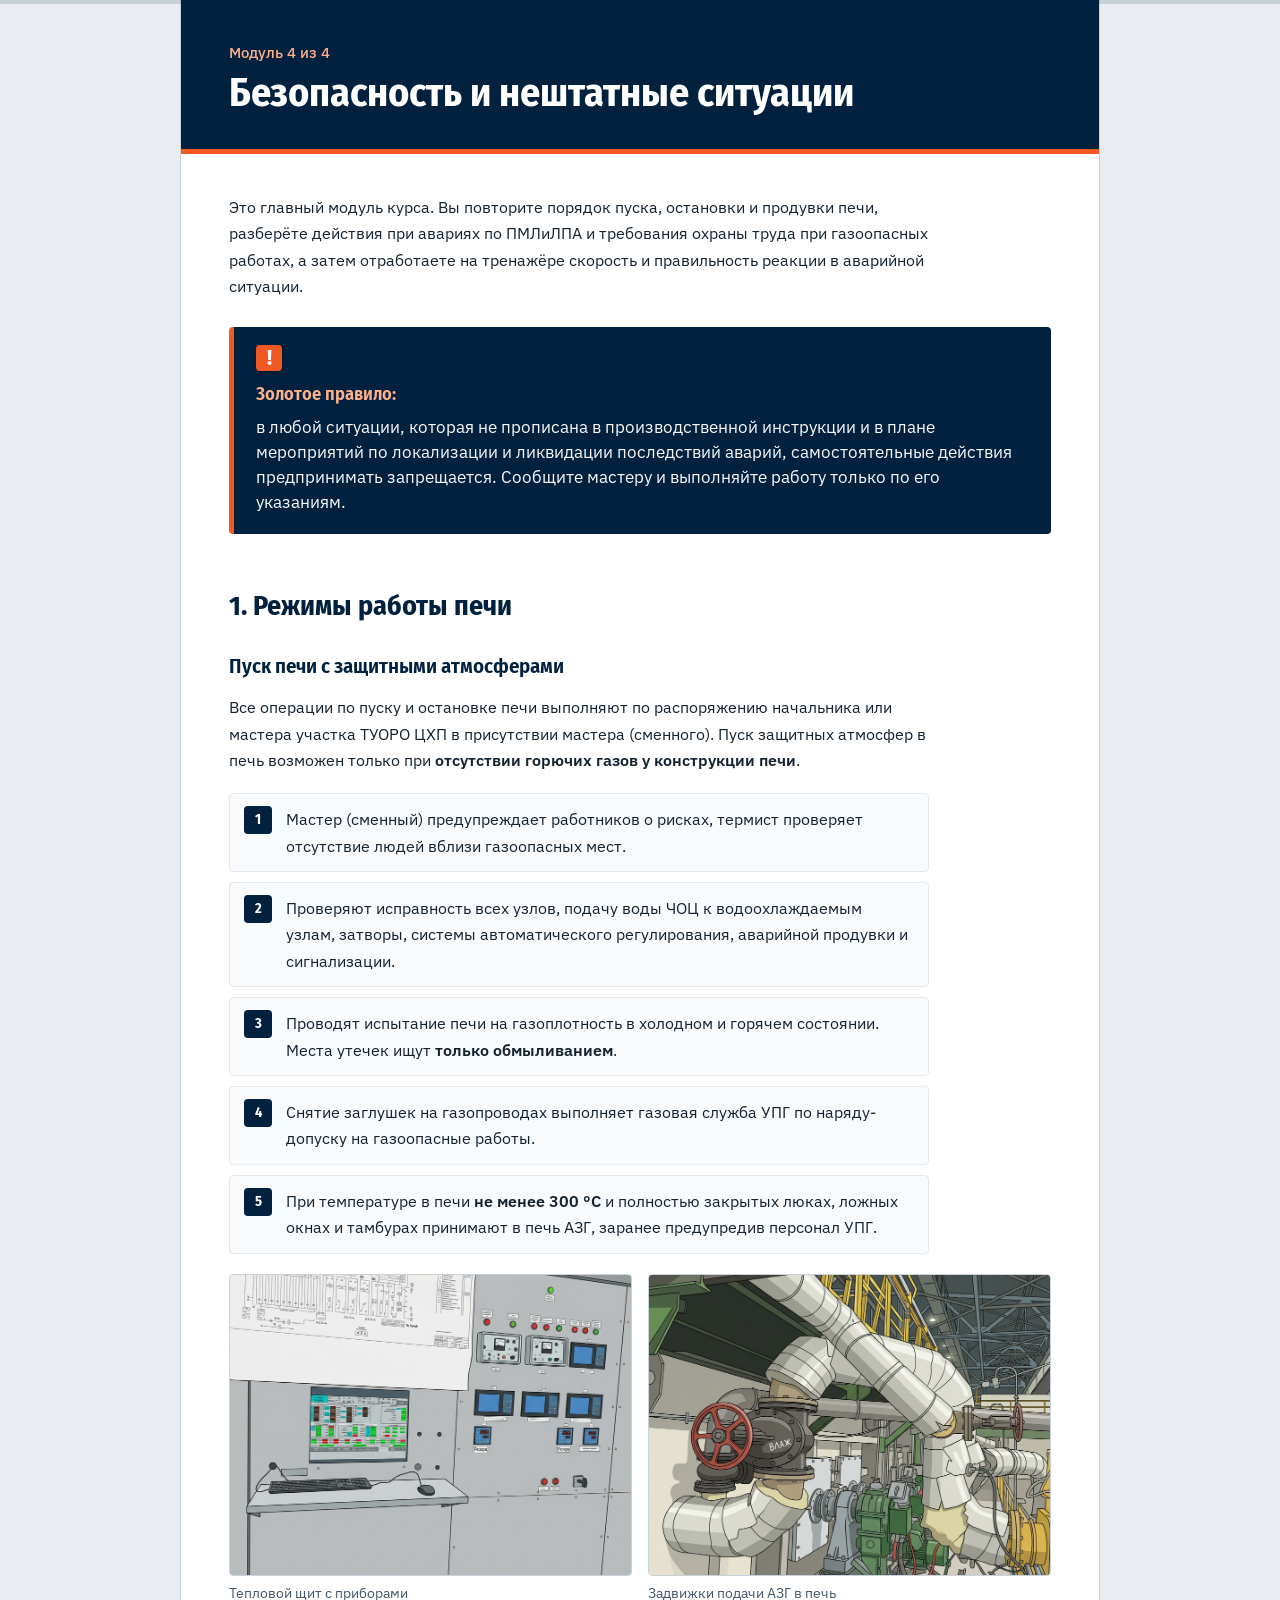
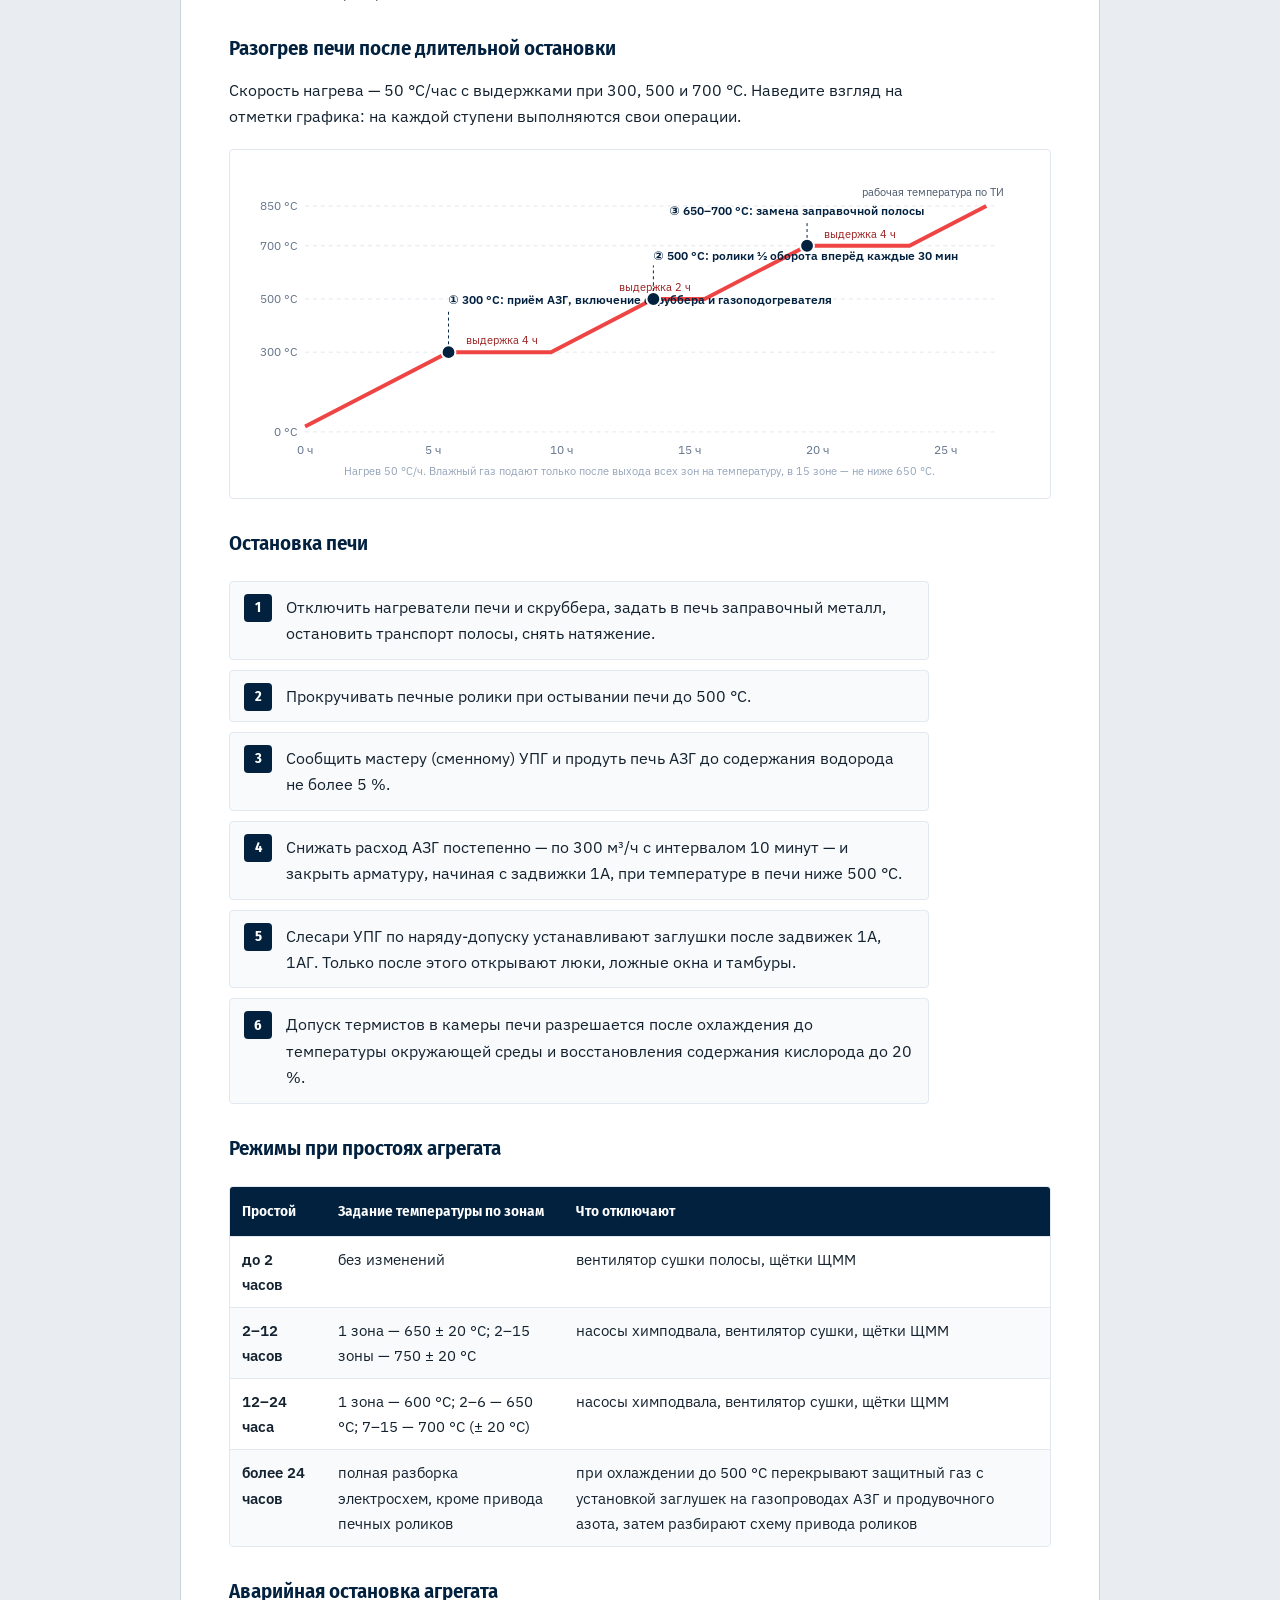
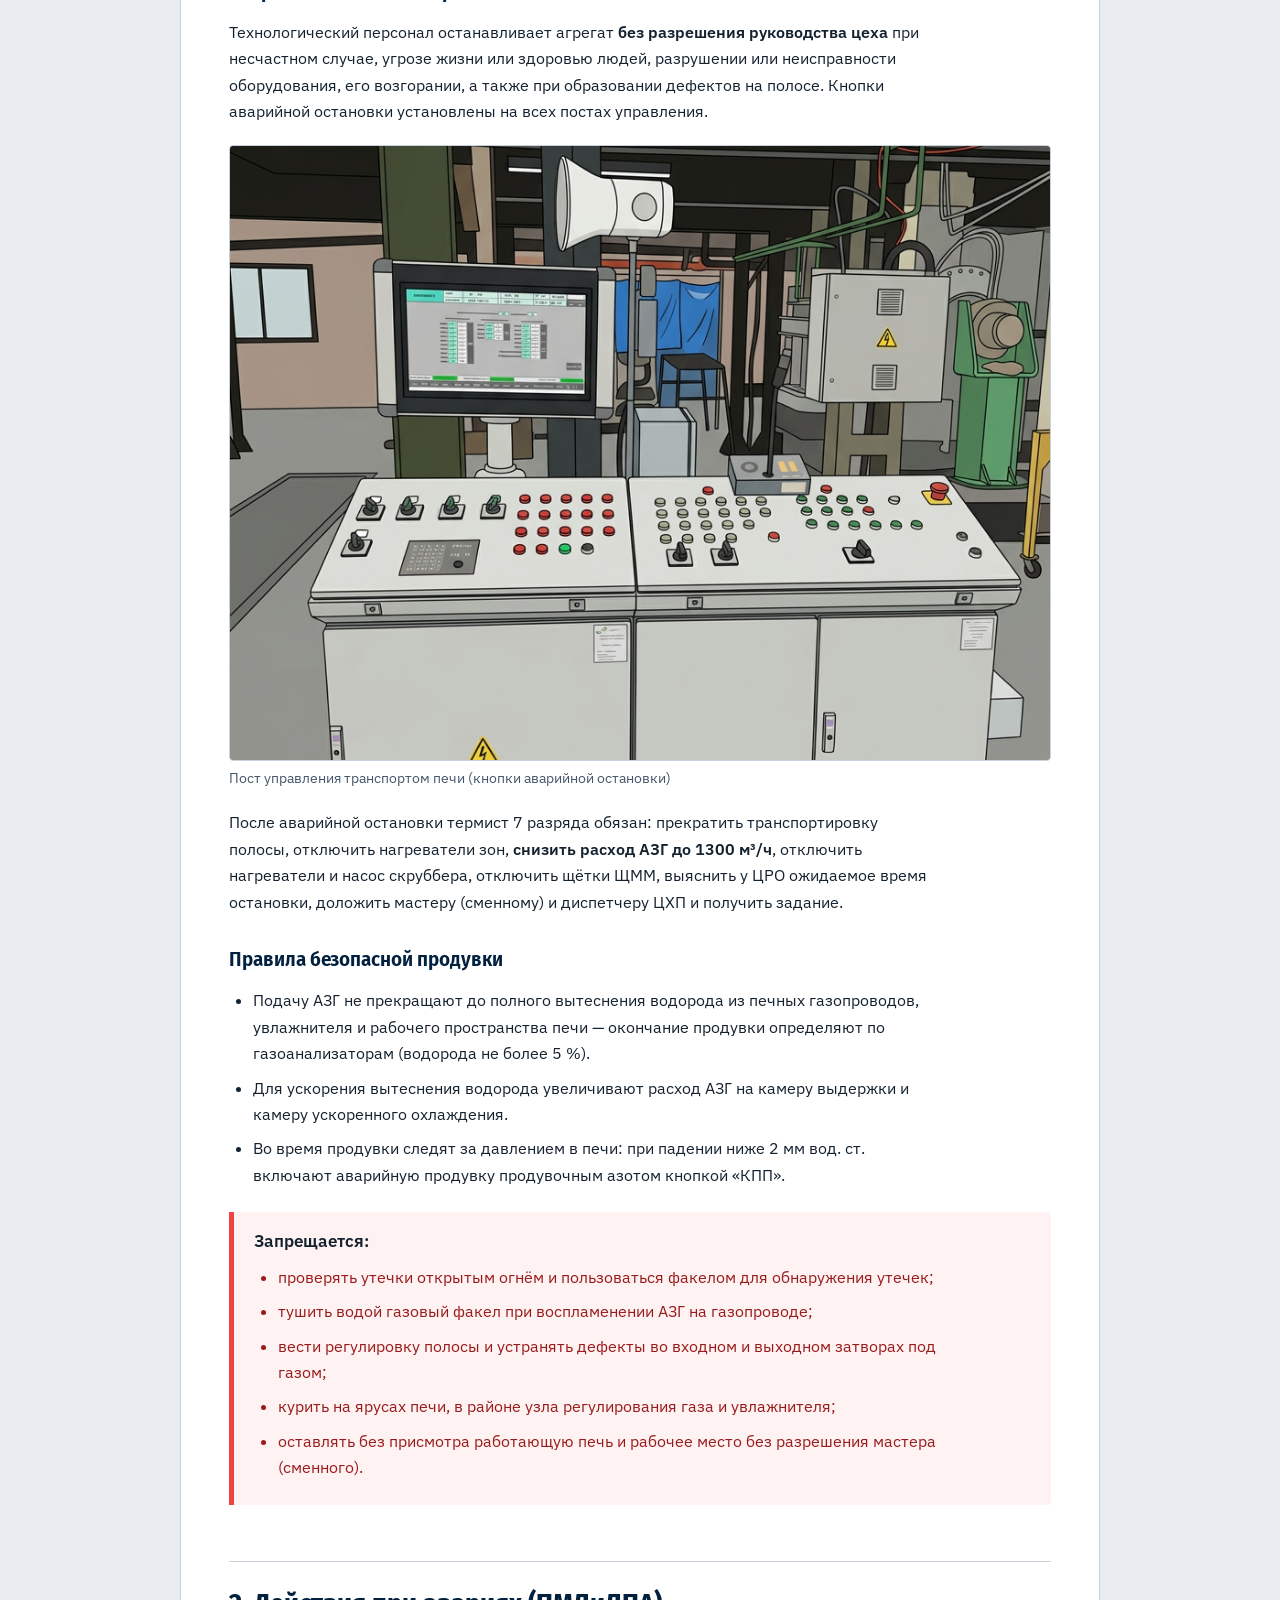
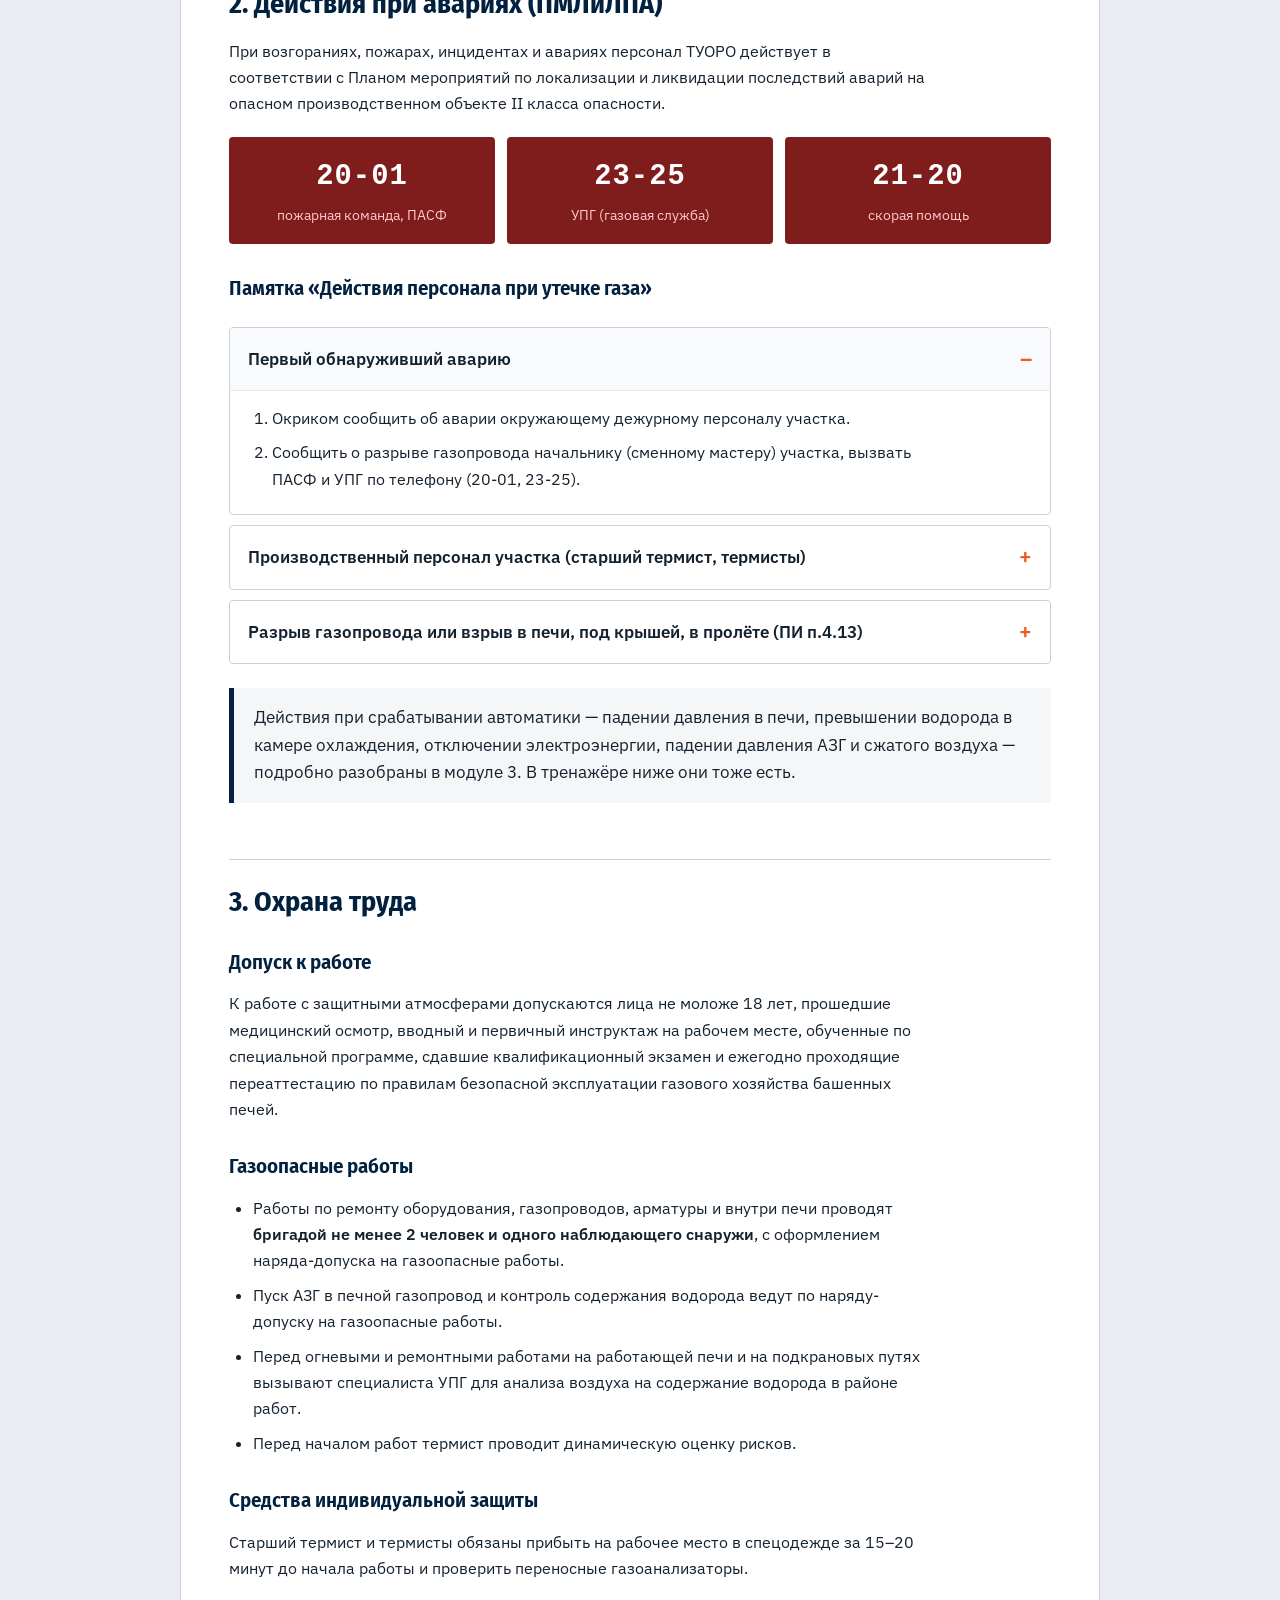
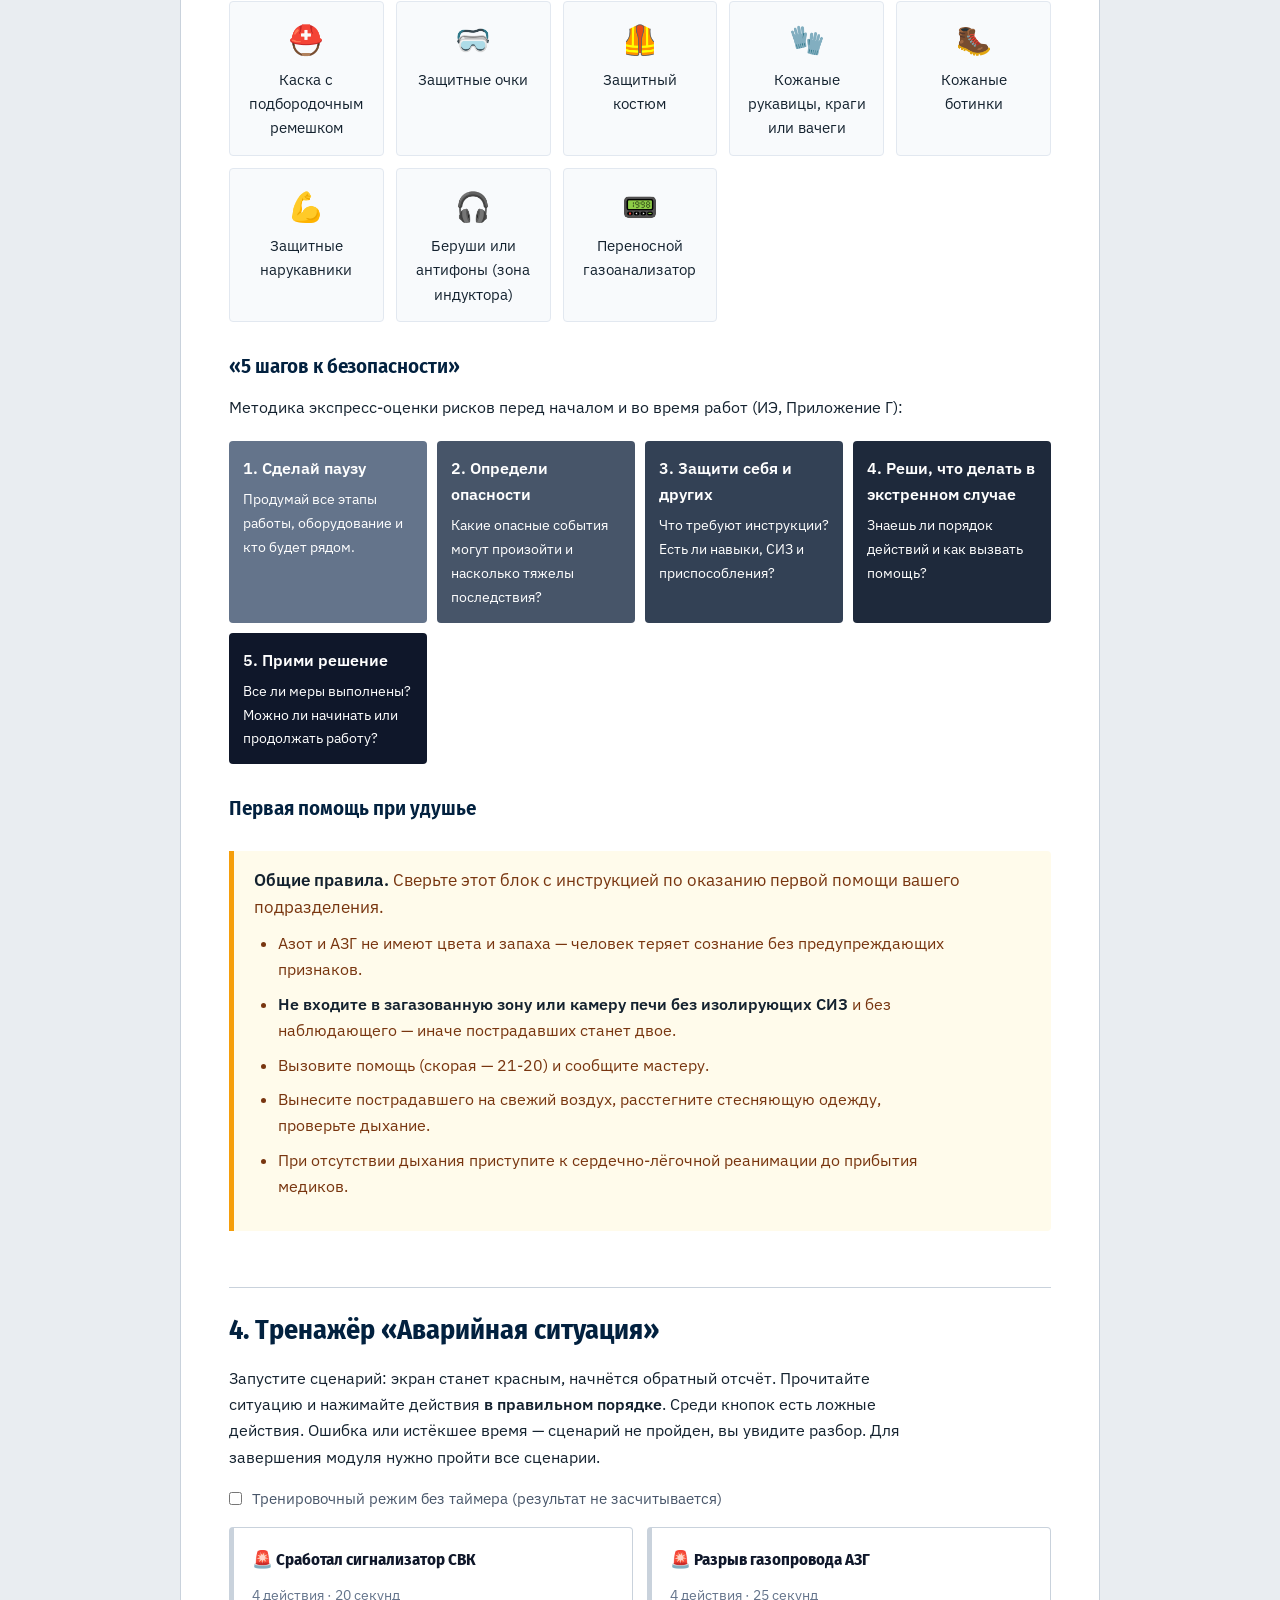
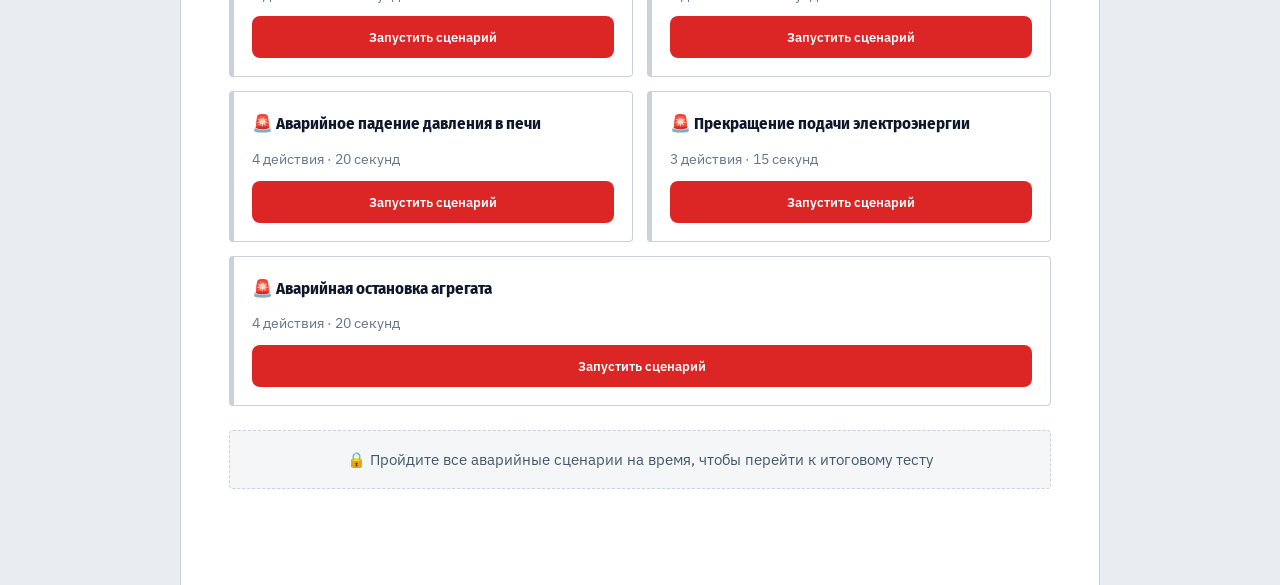
<file: module4.html>
<!DOCTYPE html>
<html lang="ru">
<head>
    <meta charset="UTF-8">
    <meta name="viewport" content="width=device-width, initial-scale=1.0">
    <title>Модуль 4: Безопасность и нештатные ситуации</title>
    <style>
        * { margin: 0; padding: 0; box-sizing: border-box; font-family: 'Segoe UI', Tahoma, Geneva, Verdana, sans-serif; }
        body { background-color: #f4f7fb; padding: 20px; color: #1e293b; line-height: 1.6; }
        .lesson-container { max-width: 1000px; margin: 0 auto; background: #ffffff; padding: 40px; border-radius: 8px; box-shadow: 0 4px 12px rgba(0,0,0,0.05); }

        h2 { color: #0f172a; font-size: 2rem; margin-bottom: 24px; border-bottom: 2px solid #e2e8f0; padding-bottom: 12px; }
        h3 { color: #0f172a; margin: 48px 0 16px 0; font-size: 1.4rem; }
        h4 { color: #334155; margin: 28px 0 12px 0; font-size: 1.2rem; }
        p { margin-bottom: 16px; font-size: 1.05rem; color: #334155; text-align: justify; }
        strong { font-weight: 600; color: #0f172a; }
        ul, ol { margin-bottom: 16px; padding-left: 24px; }
        li { margin-bottom: 8px; font-size: 1.05rem; color: #334155; }

        .alert-dark { background: #1e293b; color: #f8fafc; position: relative; padding: 20px 24px 20px 48px; border-radius: 8px; margin: 32px 0 32px 24px; font-size: 1.05rem; line-height: 1.5; box-shadow: 0 4px 6px rgba(0,0,0,0.1); }
        .alert-dark .alert-icon { position: absolute; left: -20px; top: 50%; transform: translateY(-50%); width: 40px; height: 40px; background: #ffffff; border-radius: 50%; display: flex; align-items: center; justify-content: center; color: #0f172a; font-weight: bold; font-size: 1.4rem; box-shadow: 0 2px 4px rgba(0,0,0,0.2); }
        .alert-dark strong { color: #94a3b8; display: block; margin-bottom: 8px; font-weight: normal; }
        .alert-light { background: #f8fafc; border-left: 4px solid #3b82f6; padding: 16px 20px; margin: 24px 0; border-radius: 0 8px 8px 0; color: #1e293b; font-size: 1.05rem; }
        .alert-danger { background: #fef2f2; border-left: 4px solid #ef4444; padding: 16px 20px; margin: 24px 0; border-radius: 0 8px 8px 0; color: #991b1b; font-size: 1.05rem; }
        .alert-danger ul { margin: 8px 0 0 0; }
        .alert-danger li { color: #991b1b; }
        .alert-warn { background: #fffbeb; border-left: 4px solid #f59e0b; padding: 16px 20px; margin: 24px 0; border-radius: 0 8px 8px 0; color: #78350f; font-size: 1.05rem; }
        .alert-warn li { color: #78350f; }

        /* Фото */
        .fig-row { display: grid; grid-template-columns: repeat(auto-fit, minmax(200px, 1fr)); gap: 16px; margin: 20px 0; }
        .fig { margin: 0; }
        .fig img { width: 100%; aspect-ratio: 4/3; object-fit: cover; border-radius: 10px; cursor: zoom-in; border: 1px solid #e2e8f0; display: block; }
        .fig figcaption { font-size: 0.85rem; color: #64748b; text-align: center; margin-top: 6px; }
        .fig .ph { aspect-ratio: 4/3; border: 2px dashed #cbd5e1; border-radius: 10px; display: flex; align-items: center; justify-content: center; text-align: center; color: #94a3b8; font-size: 0.8rem; padding: 12px; word-break: break-word; }

        /* Шаги */
        .steps { list-style: none; padding: 0; counter-reset: st; margin: 20px 0; }
        .steps li { position: relative; padding: 12px 16px 12px 56px; margin-bottom: 10px; background: #f8fafc; border-radius: 10px; border: 1px solid #e2e8f0; counter-increment: st; }
        .steps li::before { content: counter(st); position: absolute; left: 14px; top: 12px; width: 28px; height: 28px; border-radius: 50%; background: #02213F; color: #fff; font-weight: 700; display: flex; align-items: center; justify-content: center; font-size: 0.9rem; }

        /* График разогрева */
        .chart-box { border: 1px solid #e2e8f0; border-radius: 12px; padding: 16px; margin: 20px 0; background: #fff; }
        .chart-box svg { width: 100%; height: auto; display: block; }

        /* Таблица */
        .table-wrap { overflow-x: auto; margin: 20px 0; border-radius: 12px; border: 1px solid #e2e8f0; }
        table.t { width: 100%; border-collapse: collapse; font-size: 0.95rem; min-width: 620px; }
        table.t th { background: #0f172a; color: #fff; text-align: left; padding: 12px; font-weight: 600; }
        table.t td { padding: 10px 12px; border-top: 1px solid #e2e8f0; vertical-align: top; }
        table.t tr:nth-child(even) td { background: #f8fafc; }

        /* Аккордеон */
        .acc { display: flex; flex-direction: column; gap: 10px; margin: 20px 0; }
        .acc details { border: 1px solid #e2e8f0; border-radius: 10px; overflow: hidden; }
        .acc summary { cursor: pointer; padding: 14px 18px; font-weight: 600; list-style: none; display: flex; align-items: center; }
        .acc summary::-webkit-details-marker { display: none; }
        .acc summary::after { content: "+"; margin-left: auto; color: #3b82f6; font-size: 1.3rem; font-weight: 700; }
        .acc details[open] summary::after { content: "–"; }
        .acc details[open] summary { background: #f8fafc; border-bottom: 1px solid #e2e8f0; }
        .acc .acc-body { padding: 14px 18px; }
        .acc .acc-body ol { margin: 0; }

        /* Телефоны */
        .phones { display: grid; grid-template-columns: repeat(auto-fit, minmax(180px, 1fr)); gap: 12px; margin: 20px 0; }
        .phone { background: #7f1d1d; color: #fff; border-radius: 12px; padding: 16px; text-align: center; }
        .phone b { display: block; font-size: 1.8rem; font-family: 'Consolas', monospace; letter-spacing: 1px; }
        .phone span { font-size: 0.9rem; color: #fecaca; }

        /* СИЗ и 5 шагов */
        .ppe { display: grid; grid-template-columns: repeat(auto-fit, minmax(150px, 1fr)); gap: 12px; margin: 20px 0; }
        .ppe div { background: #f8fafc; border: 1px solid #e2e8f0; border-radius: 12px; padding: 14px; text-align: center; font-size: 0.92rem; }
        .ppe i { font-style: normal; font-size: 1.8rem; display: block; margin-bottom: 4px; }
        .five { display: grid; grid-template-columns: repeat(auto-fit, minmax(170px, 1fr)); gap: 10px; margin: 20px 0; }
        .five div { border-radius: 12px; padding: 14px; color: #fff; font-size: 0.9rem; }
        .five b { display: block; font-size: 1rem; margin-bottom: 6px; }

        /* Сценарии */
        .scen-tools { display: flex; align-items: center; gap: 10px; margin: 12px 0 16px; font-size: 0.95rem; color: #475569; }
        .scen-grid { display: grid; grid-template-columns: repeat(auto-fit, minmax(280px, 1fr)); gap: 14px; }
        .scen-card { border: 1px solid #e2e8f0; border-radius: 12px; padding: 18px; background: #fff; border-left: 5px solid #ef4444; display: flex; flex-direction: column; gap: 10px; }
        .scen-card.done { border-left-color: #10b981; background: #f0fdf4; }
        .scen-card h5 { font-size: 1.05rem; color: #0f172a; }
        .scen-meta { font-size: 0.85rem; color: #64748b; }
        .scen-btn { background: #dc2626; color: #fff; border: none; padding: 12px; border-radius: 8px; font-weight: 700; cursor: pointer; margin-top: auto; }
        .scen-card.done .scen-btn { background: #10b981; }

        /* Оверлей тревоги */
        .ov { position: fixed; inset: 0; z-index: 2000; display: none; overflow-y: auto; padding: 24px 16px; }
        .ov.open { display: block; }
        .ov.alarm { background: #7f1d1d; animation: alarmbg 1s infinite; }
        .ov.fail { background: #1f2937; }
        .ov.ok { background: #064e3b; }
        @keyframes alarmbg { 0%,100% { background: #7f1d1d; } 50% { background: #b91c1c; } }
        @media (prefers-reduced-motion: reduce) { .ov.alarm { animation: none; } }
        .ov-inner { max-width: 840px; margin: 0 auto; color: #fff; }
        .ov-top { display: flex; justify-content: space-between; align-items: center; gap: 12px; }
        .ov-siren { font-weight: 800; letter-spacing: 1px; font-size: 1.1rem; }
        .ov-timer { font-family: 'Consolas', monospace; font-size: 3rem; font-weight: 700; line-height: 1; }
        .ov-bar { height: 8px; background: rgba(255,255,255,.2); border-radius: 4px; overflow: hidden; margin: 12px 0 20px; }
        .ov-bar div { height: 100%; width: 100%; background: #fde047; transition: width .1s linear; }
        .ov-title { font-size: 1.6rem; margin: 0 0 10px; color: #fff; }
        .ov-text { color: #fee2e2; text-align: left; }
        .ov-task { color: #fff; font-weight: 600; text-align: left; }
        .ov-opts { display: grid; grid-template-columns: 1fr 1fr; gap: 10px; margin-top: 12px; }
        .ov-opt { background: #fff; color: #1e293b; border: none; border-radius: 10px; padding: 14px 16px; font-size: 1rem; text-align: left; cursor: pointer; font-weight: 600; display: flex; gap: 10px; align-items: center; box-shadow: 0 4px 0 rgba(0,0,0,.25); }
        .ov-opt:hover { background: #fef9c3; }
        .ov-opt.done { background: #22c55e; color: #fff; cursor: default; }
        .ov-opt.wrong { background: #ef4444; color: #fff; }
        .ov-opt .num { background: #fff; color: #15803d; width: 26px; height: 26px; border-radius: 50%; display: inline-flex; align-items: center; justify-content: center; flex-shrink: 0; font-weight: 800; }
        .ov-actions { display: flex; flex-wrap: wrap; gap: 10px; margin-top: 20px; }
        .ov-btn { background: #fff; color: #0f172a; border: none; padding: 12px 20px; border-radius: 8px; font-weight: 700; cursor: pointer; }
        .ov-btn.ghost { background: transparent; color: #fff; border: 1px solid rgba(255,255,255,.5); }
        .review { background: rgba(255,255,255,.08); border-radius: 12px; padding: 16px 20px; margin-top: 16px; }
        .review ol { padding-left: 20px; margin: 0; }
        .review li { color: #fff; margin-bottom: 10px; }
        .review li small { display: block; color: #cbd5e1; font-size: 0.88rem; }
        .ov-reason { font-size: 1.15rem; background: rgba(239,68,68,.25); border-radius: 10px; padding: 14px 16px; margin: 12px 0; }
        .ov.ok .ov-reason { background: rgba(255,255,255,.12); }

        /* Кнопки завершения */
        .btn-group { display: flex; flex-direction: column; gap: 12px; margin-top: 32px; }
        .nav-btn { background: #10b981; color: white; border: none; padding: 18px 32px; font-size: 1.1rem; font-weight: bold; border-radius: 8px; cursor: pointer; width: 100%; text-transform: uppercase; display: none; }
        .nav-btn:hover { background: #059669; }
        .reset-btn { background: transparent; color: #64748b; border: 1px solid #cbd5e1; padding: 12px 24px; font-size: 1rem; border-radius: 8px; cursor: pointer; width: 100%; display: none; }
        .disabled-text { text-align: center; color: #94a3b8; font-size: 1rem; margin-top: 24px; padding: 16px; background: #f1f5f9; border-radius: 8px; }

        .lightbox { position: fixed; inset: 0; background: rgba(15,23,42,.9); display: none; align-items: center; justify-content: center; z-index: 3000; cursor: zoom-out; padding: 20px; }
        .lightbox.open { display: flex; }
        .lightbox img { max-width: 100%; max-height: 90vh; border-radius: 8px; }

        @media (max-width: 768px) {
            body { padding: 10px; }
            .lesson-container { padding: 20px; }
            .alert-dark { margin-left: 16px; padding-left: 36px; }
            .alert-dark .alert-icon { left: -16px; width: 32px; height: 32px; font-size: 1.2rem; }
            .ov-opts { grid-template-columns: 1fr; }
            .ov-title { font-size: 1.3rem; }
            .ov-timer { font-size: 2.4rem; }
        }
    </style>
    <link rel="stylesheet" href="theme.css">
    <link rel="stylesheet" href="modules.css">
    <script src="theme.js" defer></script>
</head>
<body>
<div class="lesson-container">

    <h2>Безопасность и нештатные ситуации</h2>
    <p>Это главный модуль курса. Вы повторите порядок пуска, остановки и продувки печи, разберёте действия при авариях по ПМЛиЛПА и требования охраны труда при газоопасных работах, а затем отработаете на тренажёре скорость и правильность реакции в аварийной ситуации.</p>

    <div class="alert-dark">
        <div class="alert-icon">!</div>
        <strong>Золотое правило:</strong>
        в любой ситуации, которая не прописана в производственной инструкции и в плане мероприятий по локализации и ликвидации последствий аварий, самостоятельные действия предпринимать запрещается. Сообщите мастеру и выполняйте работу только по его указаниям.
    </div>

    <!-- 1. РЕЖИМЫ РАБОТЫ -->
    <h3>1. Режимы работы печи</h3>

    <h4>Пуск печи с защитными атмосферами</h4>
    <p>Все операции по пуску и остановке печи выполняют по распоряжению начальника или мастера участка ТУОРО ЦХП в присутствии мастера (сменного). Пуск защитных атмосфер в печь возможен только при <strong>отсутствии горючих газов у конструкции печи</strong>.</p>
    <ol class="steps">
        <li>Мастер (сменный) предупреждает работников о рисках, термист проверяет отсутствие людей вблизи газоопасных мест.</li>
        <li>Проверяют исправность всех узлов, подачу воды ЧОЦ к водоохлаждаемым узлам, затворы, системы автоматического регулирования, аварийной продувки и сигнализации.</li>
        <li>Проводят испытание печи на газоплотность в холодном и горячем состоянии. Места утечек ищут <strong>только обмыливанием</strong>.</li>
        <li>Снятие заглушек на газопроводах выполняет газовая служба УПГ по наряду-допуску на газоопасные работы.</li>
        <li>При температуре в печи <strong>не менее 300 °C</strong> и полностью закрытых люках, ложных окнах и тамбурах принимают в печь АЗГ, заранее предупредив персонал УПГ.</li>
    </ol>
    <div class="fig-row" data-imgs="panel|azgFurn"></div>

    <h4>Разогрев печи после длительной остановки</h4>
    <p>Скорость нагрева — 50 °C/час с выдержками при 300, 500 и 700 °C. Наведите взгляд на отметки графика: на каждой ступени выполняются свои операции.</p>
    <div class="chart-box" id="heat-chart"></div>

    <h4>Остановка печи</h4>
    <ol class="steps">
        <li>Отключить нагреватели печи и скруббера, задать в печь заправочный металл, остановить транспорт полосы, снять натяжение.</li>
        <li>Прокручивать печные ролики при остывании печи до 500 °C.</li>
        <li>Сообщить мастеру (сменному) УПГ и продуть печь АЗГ до содержания водорода не более 5 %.</li>
        <li>Снижать расход АЗГ постепенно — по 300 м³/ч с интервалом 10 минут — и закрыть арматуру, начиная с задвижки 1А, при температуре в печи ниже 500 °C.</li>
        <li>Слесари УПГ по наряду-допуску устанавливают заглушки после задвижек 1А, 1АГ. Только после этого открывают люки, ложные окна и тамбуры.</li>
        <li>Допуск термистов в камеры печи разрешается после охлаждения до температуры окружающей среды и восстановления содержания кислорода до 20 %.</li>
    </ol>

    <h4>Режимы при простоях агрегата</h4>
    <div class="table-wrap">
        <table class="t">
            <thead><tr><th>Простой</th><th>Задание температуры по зонам</th><th>Что отключают</th></tr></thead>
            <tbody>
                <tr><td><b>до 2 часов</b></td><td>без изменений</td><td>вентилятор сушки полосы, щётки ЩММ</td></tr>
                <tr><td><b>2–12 часов</b></td><td>1 зона — 650 ± 20 °C; 2–15 зоны — 750 ± 20 °C</td><td>насосы химподвала, вентилятор сушки, щётки ЩММ</td></tr>
                <tr><td><b>12–24 часа</b></td><td>1 зона — 600 °C; 2–6 — 650 °C; 7–15 — 700 °C (± 20 °C)</td><td>насосы химподвала, вентилятор сушки, щётки ЩММ</td></tr>
                <tr><td><b>более 24 часов</b></td><td>полная разборка электросхем, кроме привода печных роликов</td><td>при охлаждении до 500 °C перекрывают защитный газ с установкой заглушек на газопроводах АЗГ и продувочного азота, затем разбирают схему привода роликов</td></tr>
            </tbody>
        </table>
    </div>

    <h4>Аварийная остановка агрегата</h4>
    <p>Технологический персонал останавливает агрегат <strong>без разрешения руководства цеха</strong> при несчастном случае, угрозе жизни или здоровью людей, разрушении или неисправности оборудования, его возгорании, а также при образовании дефектов на полосе. Кнопки аварийной остановки установлены на всех постах управления.</p>
    <div class="fig-row" data-imgs="transport"></div>
    <p>После аварийной остановки термист 7 разряда обязан: прекратить транспортировку полосы, отключить нагреватели зон, <strong>снизить расход АЗГ до 1300 м³/ч</strong>, отключить нагреватели и насос скруббера, отключить щётки ЩММ, выяснить у ЦРО ожидаемое время остановки, доложить мастеру (сменному) и диспетчеру ЦХП и получить задание.</p>

    <h4>Правила безопасной продувки</h4>
    <ul>
        <li>Подачу АЗГ не прекращают до полного вытеснения водорода из печных газопроводов, увлажнителя и рабочего пространства печи — окончание продувки определяют по газоанализаторам (водорода не более 5 %).</li>
        <li>Для ускорения вытеснения водорода увеличивают расход АЗГ на камеру выдержки и камеру ускоренного охлаждения.</li>
        <li>Во время продувки следят за давлением в печи: при падении ниже 2 мм вод. ст. включают аварийную продувку продувочным азотом кнопкой «КПП».</li>
    </ul>
    <div class="alert-danger">
        <strong>Запрещается:</strong>
        <ul>
            <li>проверять утечки открытым огнём и пользоваться факелом для обнаружения утечек;</li>
            <li>тушить водой газовый факел при воспламенении АЗГ на газопроводе;</li>
            <li>вести регулировку полосы и устранять дефекты во входном и выходном затворах под газом;</li>
            <li>курить на ярусах печи, в районе узла регулирования газа и увлажнителя;</li>
            <li>оставлять без присмотра работающую печь и рабочее место без разрешения мастера (сменного).</li>
        </ul>
    </div>

    <!-- 2. ПМЛиЛПА -->
    <h3>2. Действия при авариях (ПМЛиЛПА)</h3>
    <p>При возгораниях, пожарах, инцидентах и авариях персонал ТУОРО действует в соответствии с Планом мероприятий по локализации и ликвидации последствий аварий на опасном производственном объекте II класса опасности.</p>

    <div class="phones">
        <div class="phone"><b>20-01</b><span>пожарная команда, ПАСФ</span></div>
        <div class="phone"><b>23-25</b><span>УПГ (газовая служба)</span></div>
        <div class="phone"><b>21-20</b><span>скорая помощь</span></div>
    </div>

    <h4>Памятка «Действия персонала при утечке газа»</h4>
    <div class="acc">
        <details open>
            <summary>Первый обнаруживший аварию</summary>
            <div class="acc-body"><ol>
                <li>Окриком сообщить об аварии окружающему дежурному персоналу участка.</li>
                <li>Сообщить о разрыве газопровода начальнику (сменному мастеру) участка, вызвать ПАСФ и УПГ по телефону (20-01, 23-25).</li>
            </ol></div>
        </details>
        <details>
            <summary>Производственный персонал участка (старший термист, термисты)</summary>
            <div class="acc-body"><ol>
                <li>Сообщить об аварии начальнику (сменному мастеру) участка.</li>
                <li>По команде начальника (сменного мастера) прекратить все работы, не связанные с ликвидацией аварии, вывести людей в безопасную зону.</li>
                <li>Надеть СИЗ.</li>
                <li>Остановить агрегат, отключить подачу газа в печь согласно инструкции по аварийному останову (закрыть задвижку 1А).</li>
                <li>Организовать высокообменную приточную вентиляцию и проветривание помещения, контролировать содержание кислорода в воздухе. При опасной концентрации азота и низком содержании кислорода немедленно доложить мастеру и по его команде эвакуироваться.</li>
                <li>Принять меры к спасению людей и оказанию доврачебной помощи пострадавшим.</li>
                <li>Организовать ограждение опасной зоны и выставление постов.</li>
                <li>По команде мастера выявить место повреждения трубопровода и приступить к локализации аварии.</li>
                <li>Уточнить личный состав эвакуировавшегося персонала.</li>
            </ol></div>
        </details>
        <details>
            <summary>Разрыв газопровода или взрыв в печи, под крышей, в пролёте (ПИ п.4.13)</summary>
            <div class="acc-body"><ol>
                <li>Применяя СИЗ, локализовать источник аварии, отключив подачу газа с теплового щита или перекрытием задвижки.</li>
                <li>Обесточить АРО.</li>
                <li>Сообщить диспетчеру ЦХП, мастеру (сменному) ТУОРО, мастеру газовой службы УПГ.</li>
                <li>Вызвать пожарную команду (20-01) при пожаре и скорую помощь (21-20) при необходимости.</li>
                <li>Вывести людей из зоны взрыва, оказать первую помощь пострадавшим.</li>
                <li>Оградить опасную зону, выставить посты.</li>
                <li>Принять меры по ликвидации аварии силами ДПД, пожарной части и газовой службы УПГ.</li>
            </ol></div>
        </details>
    </div>

    <div class="alert-light">
        Действия при срабатывании автоматики — падении давления в печи, превышении водорода в камере охлаждения, отключении электроэнергии, падении давления АЗГ и сжатого воздуха — подробно разобраны в модуле 3. В тренажёре ниже они тоже есть.
    </div>

    <!-- 3. ОХРАНА ТРУДА -->
    <h3>3. Охрана труда</h3>

    <h4>Допуск к работе</h4>
    <p>К работе с защитными атмосферами допускаются лица не моложе 18 лет, прошедшие медицинский осмотр, вводный и первичный инструктаж на рабочем месте, обученные по специальной программе, сдавшие квалификационный экзамен и ежегодно проходящие переаттестацию по правилам безопасной эксплуатации газового хозяйства башенных печей.</p>

    <h4>Газоопасные работы</h4>
    <ul>
        <li>Работы по ремонту оборудования, газопроводов, арматуры и внутри печи проводят <strong>бригадой не менее 2 человек и одного наблюдающего снаружи</strong>, с оформлением наряда-допуска на газоопасные работы.</li>
        <li>Пуск АЗГ в печной газопровод и контроль содержания водорода ведут по наряду-допуску на газоопасные работы.</li>
        <li>Перед огневыми и ремонтными работами на работающей печи и на подкрановых путях вызывают специалиста УПГ для анализа воздуха на содержание водорода в районе работ.</li>
        <li>Перед началом работ термист проводит динамическую оценку рисков.</li>
    </ul>

    <h4>Средства индивидуальной защиты</h4>
    <p>Старший термист и термисты обязаны прибыть на рабочее место в спецодежде за 15–20 минут до начала работы и проверить переносные газоанализаторы.</p>
    <div class="ppe">
        <div><i>⛑️</i>Каска с подбородочным ремешком</div>
        <div><i>🥽</i>Защитные очки</div>
        <div><i>🦺</i>Защитный костюм</div>
        <div><i>🧤</i>Кожаные рукавицы, краги или вачеги</div>
        <div><i>🥾</i>Кожаные ботинки</div>
        <div><i>💪</i>Защитные нарукавники</div>
        <div><i>🎧</i>Беруши или антифоны (зона индуктора)</div>
        <div><i>📟</i>Переносной газоанализатор</div>
    </div>

    <h4>«5 шагов к безопасности»</h4>
    <p>Методика экспресс-оценки рисков перед началом и во время работ (ИЭ, Приложение Г):</p>
    <div class="five">
        <div style="background:#64748b"><b>1. Сделай паузу</b>Продумай все этапы работы, оборудование и кто будет рядом.</div>
        <div style="background:#475569"><b>2. Определи опасности</b>Какие опасные события могут произойти и насколько тяжелы последствия?</div>
        <div style="background:#334155"><b>3. Защити себя и других</b>Что требуют инструкции? Есть ли навыки, СИЗ и приспособления?</div>
        <div style="background:#1e293b"><b>4. Реши, что делать в экстренном случае</b>Знаешь ли порядок действий и как вызвать помощь?</div>
        <div style="background:#0f172a"><b>5. Прими решение</b>Все ли меры выполнены? Можно ли начинать или продолжать работу?</div>
    </div>

    <h4>Первая помощь при удушье</h4>
    <div class="alert-warn">
        <strong>Общие правила.</strong> Сверьте этот блок с инструкцией по оказанию первой помощи вашего подразделения.
        <ul style="margin-top:8px">
            <li>Азот и АЗГ не имеют цвета и запаха — человек теряет сознание без предупреждающих признаков.</li>
            <li><strong>Не входите в загазованную зону или камеру печи без изолирующих СИЗ</strong> и без наблюдающего — иначе пострадавших станет двое.</li>
            <li>Вызовите помощь (скорая — 21-20) и сообщите мастеру.</li>
            <li>Вынесите пострадавшего на свежий воздух, расстегните стесняющую одежду, проверьте дыхание.</li>
            <li>При отсутствии дыхания приступите к сердечно-лёгочной реанимации до прибытия медиков.</li>
        </ul>
    </div>

    <!-- 4. ТРЕНАЖЁР -->
    <h3>4. Тренажёр «Аварийная ситуация»</h3>
    <p>Запустите сценарий: экран станет красным, начнётся обратный отсчёт. Прочитайте ситуацию и нажимайте действия <strong>в правильном порядке</strong>. Среди кнопок есть ложные действия. Ошибка или истёкшее время — сценарий не пройден, вы увидите разбор. Для завершения модуля нужно пройти все сценарии.</p>
    <div class="scen-tools">
        <input type="checkbox" id="no-timer"> <label for="no-timer">Тренировочный режим без таймера (результат не засчитывается)</label>
    </div>
    <div class="scen-grid" id="scen-grid"></div>

    <div id="disabled-msg" class="disabled-text">🔒 Пройдите все аварийные сценарии на время, чтобы перейти к итоговому тесту</div>
    <div class="btn-group">
        <button id="next-module-btn" class="nav-btn" onclick="goNext()">Перейти к итоговому тесту ➔</button>
        <button id="reset-btn" class="reset-btn" onclick="resetModule()">Сбросить результаты тренажёра</button>
    </div>
</div>

<div class="ov" id="ov"></div>
<div class="lightbox" id="lightbox" onclick="this.classList.remove('open')"><img id="lightbox-img" alt=""></div>

<script>
/* ================== КАРТИНКИ ================== */
const IMG_DIR = 'image/';
const IMG = {
    panel:     'тепловой щит с приборами илюстрация',
    azgFurn:   'задвижки подачи АЗГ в печь иллюстрация',
    transport: 'пост управления транспортом печи илюстрация'
};
const CAPTIONS = {
    panel: 'Тепловой щит с приборами',
    azgFurn: 'Задвижки подачи АЗГ в печь',
    transport: 'Пост управления транспортом печи (кнопки аварийной остановки)'
};
const IMG_EXT = ['.png', '.PNG', '.jpg'];
function imgVariants(name) {
    const base = new Set();
    [name, name.replace(/ил+юстрац/g, 'иллюстрац'), name.replace(/ил+юстрац/g, 'илюстрац')].forEach(v => {
        base.add(v); base.add(v.replace(/\s{2,}/g, ' '));
    });
    const out = [];
    base.forEach(v => [v.normalize('NFC'), v.normalize('NFD')].forEach(n => IMG_EXT.forEach(ext => {
        const src = IMG_DIR + encodeURIComponent(n) + ext;
        if (!out.includes(src)) out.push(src);
    })));
    return out;
}
function figHTML(key) {
    if (!IMG[key]) return '';
    return `<figure class="fig" data-key="${key}"><img src="${imgVariants(IMG[key])[0]}" data-try="0" alt="${CAPTIONS[key]}" loading="lazy" onerror="imgFail(this)" onclick="openLightbox(this)"><figcaption>${CAPTIONS[key]}</figcaption></figure>`;
}
function imgFail(el) {
    const f = el.closest('figure');
    const list = imgVariants(IMG[f.dataset.key]);
    const next = (+el.dataset.try || 0) + 1;
    if (next < list.length) { el.dataset.try = next; el.src = list[next]; return; }
    el.remove();
    f.insertAdjacentHTML('afterbegin', `<div class="ph">🖼 Нет файла:<br>${IMG_DIR}${IMG[f.dataset.key]}.png</div>`);
}
function openLightbox(el) {
    document.getElementById('lightbox-img').src = el.src;
    document.getElementById('lightbox').classList.add('open');
}

const store = {
    get(k) { try { return localStorage.getItem(k); } catch (e) { return null; } },
    set(k, v) { try { localStorage.setItem(k, v); } catch (e) {} },
    del(k) { try { localStorage.removeItem(k); } catch (e) {} }
};
const shuffle = a => { const r = [...a]; for (let i = r.length - 1; i > 0; i--) { const j = Math.floor(Math.random() * (i + 1)); [r[i], r[j]] = [r[j], r[i]]; } return r; };
const plural = (n, a, b, c) => { const m = n % 10, h = n % 100; return m === 1 && h !== 11 ? a : m >= 2 && m <= 4 && (h < 10 || h >= 20) ? b : c; };

/* ================== ГРАФИК РАЗОГРЕВА (ИЭ п.2.2.2.8) ================== */
function buildHeatChart() {
    const pts = [[0, 20], [5.6, 300], [9.6, 300], [13.6, 500], [15.6, 500], [19.6, 700], [23.6, 700], [26.6, 850]];
    const X = h => 60 + h * 26, Y = t => 270 - t * 0.27;
    let s = `<svg viewBox="0 0 800 320" xmlns="http://www.w3.org/2000/svg" font-family="Segoe UI, sans-serif">`;
    [0, 300, 500, 700, 850].forEach(t => {
        s += `<line x1="60" y1="${Y(t)}" x2="760" y2="${Y(t)}" stroke="#e2e8f0" stroke-dasharray="4 4"/>
              <text x="52" y="${Y(t) + 4}" font-size="12" fill="#64748b" text-anchor="end">${t} °C</text>`;
    });
    [0, 5, 10, 15, 20, 25].forEach(h => s += `<text x="${X(h)}" y="292" font-size="12" fill="#64748b" text-anchor="middle">${h} ч</text>`);
    s += `<polyline points="${pts.map(p => X(p[0]) + ',' + Y(p[1])).join(' ')}" fill="none" stroke="#ef4444" stroke-width="4" stroke-linejoin="round"/>`;
    [[9.6, 300], [15.6, 500], [23.6, 700]].forEach(([h, t], i) => {
        const hold = ['выдержка 4 ч', 'выдержка 2 ч', 'выдержка 4 ч'][i];
        s += `<text x="${X(h) - 50}" y="${Y(t) - 8}" font-size="11" fill="#991b1b" text-anchor="middle">${hold}</text>`;
    });
    const marks = [
        [5.6, 300, '① 300 °C: приём АЗГ, включение скруббера и газоподогревателя', 140],
        [13.6, 500, '② 500 °C: ролики ½ оборота вперёд каждые 30 мин', 95],
        [19.6, 700, '③ 650–700 °C: замена заправочной полосы', 50]
    ];
    marks.forEach(([h, t, txt, ty]) => {
        s += `<circle cx="${X(h)}" cy="${Y(t)}" r="7" fill="#02213F" stroke="#fff" stroke-width="2"/>
              <line x1="${X(h)}" y1="${Y(t) - 8}" x2="${X(h)}" y2="${ty + 6}" stroke="#02213F" stroke-dasharray="3 3"/>
              <text x="${Math.min(X(h), 430)}" y="${ty}" font-size="12.5" font-weight="600" fill="#02213F">${txt}</text>`;
    });
    s += `<text x="770" y="${Y(850) - 10}" font-size="11" fill="#475569" text-anchor="end">рабочая температура по ТИ</text>`;
    s += `<text x="400" y="314" font-size="11" fill="#94a3b8" text-anchor="middle">Нагрев 50 °C/ч. Влажный газ подают только после выхода всех зон на температуру, в 15 зоне — не ниже 650 °C.</text>`;
    document.getElementById('heat-chart').innerHTML = s + `</svg>`;
}

/* ================== СЦЕНАРИИ ТРЕНАЖЁРА ================== */
const SCEN = [
    { id: 'svk', title: 'Сработал сигнализатор СВК', time: 20,
      alarm: 'Сработал СВК: концентрация водорода в воздухе пролёта превысила 0,8 %!',
      text: 'Звучит сирена, на тепловом щите горит сигнальная лампа СВК. Вы находитесь у теплового щита АРО, рядом работают люди.',
      steps: [
        { t: 'Предупредить окружающий персонал об опасности', why: 'Первый обнаруживший аварию окриком сообщает о ней окружающему персоналу (памятка «Действия персонала при утечке газа»).' },
        { t: 'Сообщить мастеру (сменному) ТУОРО', why: 'О превышении докладывают непосредственному руководителю; дальнейшие действия — по его команде.' },
        { t: 'Надеть СИЗ', why: 'В зоне возможной загазованности работы ведутся только с применением СИЗ.' },
        { t: 'Найти место утечки обмыливанием и принять меры к устранению', why: 'При сигнале о превышении водорода в воздухе необходимо выявить места утечек и устранить их (ПИ п.1.7.1). Проверка — только мыльным раствором (ПИ п.1.7.2).' }
      ],
      extra: [
        { t: 'Найти утечку, поднеся зажигалку к фланцам', why: 'Проверка утечек открытым огнём и факелом запрещена (ПИ п.2.1.4.8, п.3.6). Водород взрывоопасен в диапазоне 4,1–75 %.' },
        { t: 'Отключить сигнализатор СВК как ложный', why: 'Работа приборов сигнализации не должна прерываться (ИЭ п.2.4.1). Каждое срабатывание нужно отработать.' }
      ],
      ref: 'ПИ п.1.7.1–1.7.2, памятка «Действия персонала при утечке газа»' },
    { id: 'rupture', title: 'Разрыв газопровода АЗГ', time: 25,
      alarm: 'Разрыв газопровода АЗГ в пролёте печи!',
      text: 'Слышен сильный шум выходящего газа, сработала сигнализация. Рядом с местом разрыва работают люди.',
      steps: [
        { t: 'Применяя СИЗ, отключить подачу газа с теплового щита или задвижкой', why: 'Источник аварии локализуют отключением подачи газа с теплового щита или перекрытием задвижки (ПИ п.4.13).' },
        { t: 'Обесточить АРО', why: 'Исключает источники воспламенения и работу механизмов в аварийной зоне (ПИ п.4.13).' },
        { t: 'Сообщить диспетчеру ЦХП, мастеру ТУОРО и мастеру газовой службы УПГ', why: 'ПИ п.4.13. При пожаре — вызвать пожарную команду 20-01, при необходимости скорую — 21-20.' },
        { t: 'Вывести людей из опасной зоны', why: 'Затем — первая помощь пострадавшим, ограждение опасной зоны и выставление постов (ПИ п.4.13).' }
      ],
      extra: [
        { t: 'Сходить в бытовку за личными вещами', why: 'Опасную зону покидают организованно, не отвлекаясь ни на что другое.' },
        { t: 'Самостоятельно заварить место разрыва', why: 'Ликвидацию ведут силами ДПД, пожарной части и газовой службы УПГ; огневые работы — только по наряду-допуску после анализа воздуха.' }
      ],
      ref: 'ПИ п.4.13, ПМЛиЛПА' },
    { id: 'pressure', title: 'Аварийное падение давления в печи', time: 20,
      alarm: 'Давление в камерах печи упало ниже 2 мм вод. ст.!',
      text: 'Звучит сирена, на тепловом щите горит сигнальная лампа. Автоматика отсекла АЗГ и включила продувку печи продувочным азотом.',
      steps: [
        { t: 'Убедиться, что клапан ОК1АГ открылся (если нет — открыть байпас 5АГ)', why: 'Без продувочного азота печь останется без защитной атмосферы (ПИ п.4.6.1.1).' },
        { t: 'Проверить давление АЗГ на подводе к печи и исправность арматуры', why: 'От этого зависит, можно ли прекратить аварийную продувку и вернуться к продувке АЗГ (ПИ п.4.6.1.1).' },
        { t: 'Следить по газоанализаторам за продувкой до водорода не более 5 %', why: 'При недостаточном давлении АЗГ продувку азотом ведут до полного вытеснения водорода и прекращают кнопкой «КПП» (ПИ п.4.6.1.2).' },
        { t: 'Устранить причину аварии и только после этого вернуть печь на подачу АЗГ', why: 'Возврат к штатной подаче АЗГ — только после устранения причин аварии (ПИ п.4.6.1.3).' }
      ],
      extra: [
        { t: 'Сразу прекратить продувку, не проверяя клапаны', why: 'Прекращать аварийную продувку можно, только убедившись в нормальном давлении АЗГ и исправности арматуры.' },
        { t: 'Открыть люки печи для осмотра', why: 'Разгерметизация печи с водородом приводит к подсосу воздуха и образованию взрывоопасной смеси.' }
      ],
      ref: 'ПИ п.4.6' },
    { id: 'power', title: 'Прекращение подачи электроэнергии', time: 15,
      alarm: 'Прекращена подача электроэнергии!',
      text: 'Погасли приборы на щитах. Сработала схема аварийной отсечки АЗГ и продувки печи продувочным азотом.',
      steps: [
        { t: 'Убедиться в продувке печи азотом', why: 'Первое действие термиста при прекращении подачи электроэнергии (ПИ п.4.9.1.1).' },
        { t: 'Продолжать аварийную продувку до полного вытеснения водорода', why: 'Если подача электроэнергии не возобновляется (ПИ п.4.9.1.1).' },
        { t: 'После возобновления электроэнергии подать в печь АЗГ', why: 'С возобновлением подачи электроэнергии в печь подают АЗГ (ПИ п.4.9.1.1).' }
      ],
      extra: [
        { t: 'Подать АЗГ сразу, не дожидаясь возобновления электроэнергии', why: 'АЗГ подают только после возобновления подачи электроэнергии; до этого продолжается аварийная продувка азотом.' },
        { t: 'Прекратить продувку, чтобы сэкономить азот', why: 'Продувка продолжается до полного вытеснения водорода из печи.' }
      ],
      ref: 'ПИ п.4.9' },
    { id: 'estop', title: 'Аварийная остановка агрегата', time: 20,
      alarm: 'Разрушение оборудования — требуется аварийная остановка АРО!',
      text: 'На агрегате произошло разрушение узла оборудования. Вы — термист 7 разряда на посту управления.',
      steps: [
        { t: 'Прекратить транспортировку полосы кнопкой аварийной остановки', why: 'При разрушении или неисправности оборудования агрегат останавливают без разрешения руководства цеха; кнопки аварийной остановки есть на всех постах (ИЭ п.2.3.4.1–2.3.4.2).' },
        { t: 'Отключить нагреватели зон печи', why: 'ИЭ п.2.3.4.3.' },
        { t: 'Снизить расход АЗГ до 1300 м³/ч', why: 'Печь остаётся под защитной атмосферой при сниженном расходе (ИЭ п.2.3.4.3).' },
        { t: 'Доложить мастеру (сменному) ТУОРО и диспетчеру ЦХП', why: 'ИЭ п.2.3.4.3; также выяснить у ЦРО ожидаемое время остановки и получить задание от мастера.' }
      ],
      extra: [
        { t: 'Полностью перекрыть подачу АЗГ в печь', why: 'При аварийной остановке расход АЗГ снижают до 1300 м³/ч, а не перекрывают — без защитной атмосферы полоса окислится, а в печь подсосётся воздух.' },
        { t: 'Запросить разрешение начальника цеха и ждать ответа', why: 'При разрушении или неисправности оборудования агрегат останавливают без разрешения руководства цеха.' }
      ],
      ref: 'ИЭ п.2.3.4.1–2.3.4.3' }
];

function renderScenCards() {
    document.getElementById('scen-grid').innerHTML = SCEN.map((s, i) => {
        const done = store.get('module4_drill_' + s.id) === 'true';
        return `<div class="scen-card${done ? ' done' : ''}">
            <h5>${done ? '✅ ' : '🚨 '}${s.title}</h5>
            <div class="scen-meta">${s.steps.length} ${plural(s.steps.length, 'действие', 'действия', 'действий')} · ${s.time} секунд</div>
            <button class="scen-btn" onclick="startDrill(${i})">${done ? 'Пройти ещё раз' : 'Запустить сценарий'}</button>
        </div>`;
    }).join('');
}

let drill = null;
function startDrill(i) {
    if (drill && drill.timer) clearInterval(drill.timer);
    const s = SCEN[i];
    const noTimer = document.getElementById('no-timer').checked;
    const opts = shuffle([...s.steps.map((st, idx) => ({ t: st.t, idx })), ...s.extra.map(e => ({ t: e.t, idx: -1, why: e.why }))]);
    drill = { i, s, k: 0, left: s.time, noTimer, opts, start: Date.now(), over: false, timer: null };
    const ov = document.getElementById('ov');
    ov.className = 'ov open alarm';
    ov.innerHTML = `<div class="ov-inner">
        <div class="ov-top"><span class="ov-siren">🚨 АВАРИЙНАЯ СИТУАЦИЯ</span><span class="ov-timer" id="ov-timer">${noTimer ? '∞' : s.time}</span></div>
        <div class="ov-bar"><div id="ov-bar"></div></div>
        <h3 class="ov-title">${s.alarm}</h3>
        <p class="ov-text">${s.text}</p>
        <p class="ov-task">Выполните ${s.steps.length} ${plural(s.steps.length, 'действие', 'действия', 'действий')} в правильном порядке:</p>
        <div class="ov-opts">${opts.map((o, j) => `<button class="ov-opt" id="ov-o${j}" onclick="drillClick(${j})">${o.t}</button>`).join('')}</div>
        <div class="ov-actions"><button class="ov-btn ghost" onclick="closeDrill()">Прервать</button></div>
    </div>`;
    ov.scrollTop = 0;
    document.body.style.overflow = 'hidden';
    if (!noTimer) {
        drill.timer = setInterval(() => {
            drill.left = Math.max(0, drill.left - 0.1);
            updTimer();
            if (drill.left <= 0) drillFail('timeout');
        }, 100);
    }
}
function updTimer() {
    const t = document.getElementById('ov-timer'), b = document.getElementById('ov-bar');
    if (t) t.textContent = Math.ceil(drill.left);
    if (b) b.style.width = (drill.left / drill.s.time * 100) + '%';
}
function drillClick(j) {
    if (!drill || drill.over) return;
    const o = drill.opts[j];
    const btn = document.getElementById('ov-o' + j);
    if (o.idx === drill.k) {
        btn.classList.add('done');
        btn.disabled = true;
        btn.insertAdjacentHTML('afterbegin', `<span class="num">${drill.k + 1}</span>`);
        drill.k++;
        if (drill.k === drill.s.steps.length) drillSuccess();
    } else {
        btn.classList.add('wrong');
        drillFail('wrong', o);
    }
}
function reviewHTML(s) {
    return `<div class="review"><b>Правильный порядок действий:</b><ol style="margin-top:10px">
        ${s.steps.map(st => `<li>${st.t}<small>${st.why}</small></li>`).join('')}
    </ol><p style="color:#cbd5e1;margin:8px 0 0;font-size:0.9rem">Основание: ${s.ref}</p></div>`;
}
function drillFail(reason, o) {
    drill.over = true;
    clearInterval(drill.timer);
    const s = drill.s;
    let text;
    if (reason === 'timeout') {
        text = `⏱ <b>Время вышло.</b> Выполнено ${drill.k} из ${s.steps.length}. В аварийной ситуации промедление опасно — алгоритм нужно знать наизусть.`;
    } else if (o.idx === -1) {
        text = `❌ <b>Неверное действие:</b> «${o.t}».<br>${o.why}`;
    } else {
        text = `❌ <b>Нарушен порядок:</b> «${o.t}» — это шаг ${o.idx + 1}. Сначала нужно было: «${s.steps[drill.k].t}».`;
    }
    const ov = document.getElementById('ov');
    ov.className = 'ov open fail';
    ov.innerHTML = `<div class="ov-inner">
        <div class="ov-top"><span class="ov-siren">РАЗБОР СИТУАЦИИ</span></div>
        <h3 class="ov-title" style="margin-top:12px">${s.title}</h3>
        <div class="ov-reason">${text}</div>
        ${reviewHTML(s)}
        <div class="ov-actions">
            <button class="ov-btn" onclick="startDrill(${drill.i})">↺ Повторить сценарий</button>
            <button class="ov-btn ghost" onclick="closeDrill()">Закрыть</button>
        </div>
    </div>`;
    ov.scrollTop = 0;
}
function drillSuccess() {
    drill.over = true;
    clearInterval(drill.timer);
    const s = drill.s;
    const used = ((Date.now() - drill.start) / 1000).toFixed(1).replace('.', ',');
    if (!drill.noTimer) store.set('module4_drill_' + s.id, 'true');
    const nextIdx = SCEN.findIndex(x => store.get('module4_drill_' + x.id) !== 'true');
    const ov = document.getElementById('ov');
    ov.className = 'ov open ok';
    ov.innerHTML = `<div class="ov-inner">
        <div class="ov-top"><span class="ov-siren">✅ СИТУАЦИЯ ЛОКАЛИЗОВАНА</span></div>
        <h3 class="ov-title" style="margin-top:12px">${s.title}</h3>
        <div class="ov-reason">${drill.noTimer
            ? 'Алгоритм выполнен верно. В тренировочном режиме результат не засчитывается — пройдите сценарий на время.'
            : `Все действия выполнены в правильном порядке за <b>${used} с</b>.`}</div>
        ${reviewHTML(s)}
        <div class="ov-actions">
            ${nextIdx >= 0 && nextIdx !== drill.i ? `<button class="ov-btn" onclick="startDrill(${nextIdx})">Следующий сценарий ➔</button>` : ''}
            <button class="ov-btn ghost" onclick="closeDrill()">Закрыть</button>
        </div>
    </div>`;
    ov.scrollTop = 0;
}
function closeDrill() {
    if (drill && drill.timer) clearInterval(drill.timer);
    drill = null;
    document.getElementById('ov').className = 'ov';
    document.body.style.overflow = '';
    renderScenCards();
    checkCompletion();
}
document.addEventListener('keydown', e => {
    if (e.key === 'Escape') {
        document.getElementById('lightbox').classList.remove('open');
        if (drill && drill.over) closeDrill();
    }
});

/* ================== ЗАВЕРШЕНИЕ ================== */
function checkCompletion() {
    const done = SCEN.every(s => store.get('module4_drill_' + s.id) === 'true');
    document.getElementById('disabled-msg').style.display = done ? 'none' : 'block';
    document.getElementById('next-module-btn').style.display = done ? 'block' : 'none';
    document.getElementById('reset-btn').style.display = done ? 'block' : 'none';
}
function goNext() {
    if (window.parent && window.parent !== window) {
        window.parent.postMessage({ action: 'completeModule', moduleId: 4, next: 'test.html' }, '*');
    } else {
        window.location.href = 'test.html';
    }
}
function resetModule() {
    SCEN.forEach(s => store.del('module4_drill_' + s.id));
    renderScenCards();
    checkCompletion();
}

/* ================== ЗАПУСК ================== */
window.addEventListener('DOMContentLoaded', () => {
    document.querySelectorAll('.fig-row[data-imgs]').forEach(row => {
        row.innerHTML = row.dataset.imgs.split('|').map(figHTML).join('');
    });
    buildHeatChart();
    renderScenCards();
    checkCompletion();
});
</script>
</body>
</html>
</file>
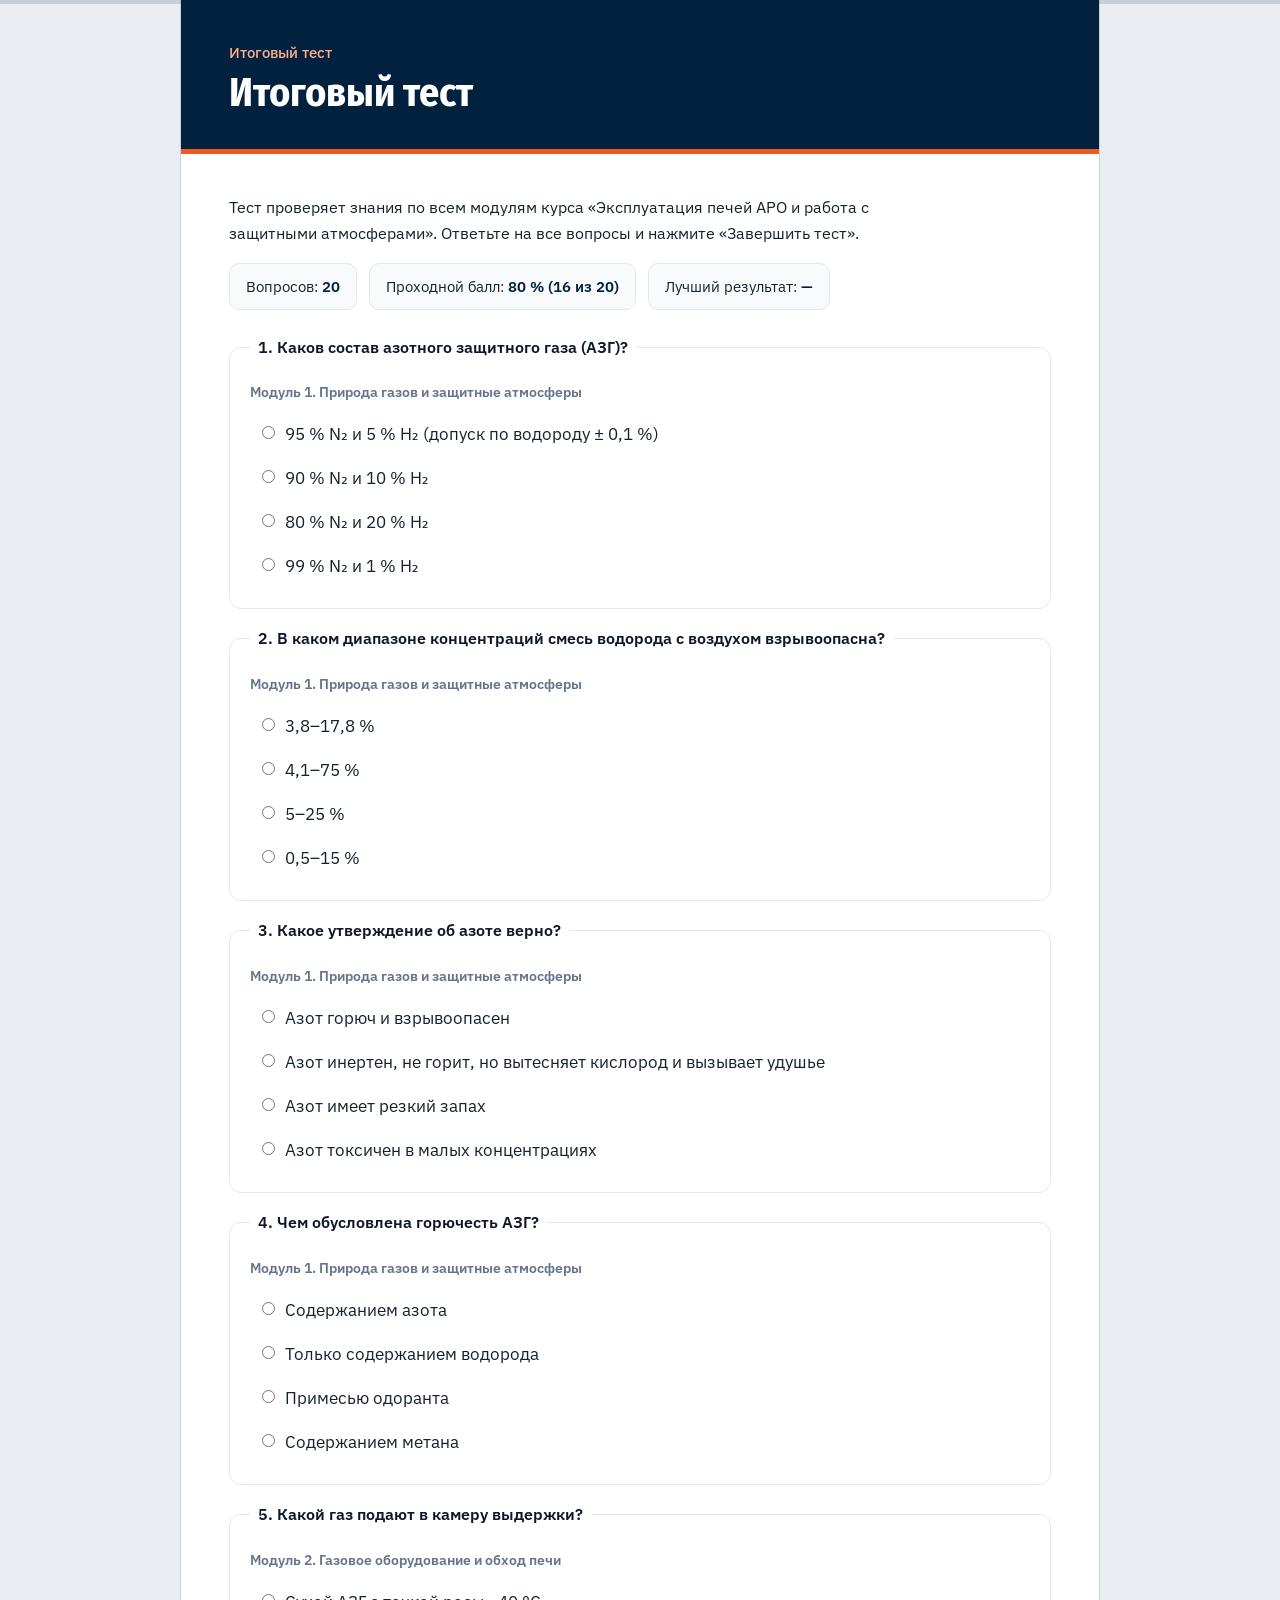
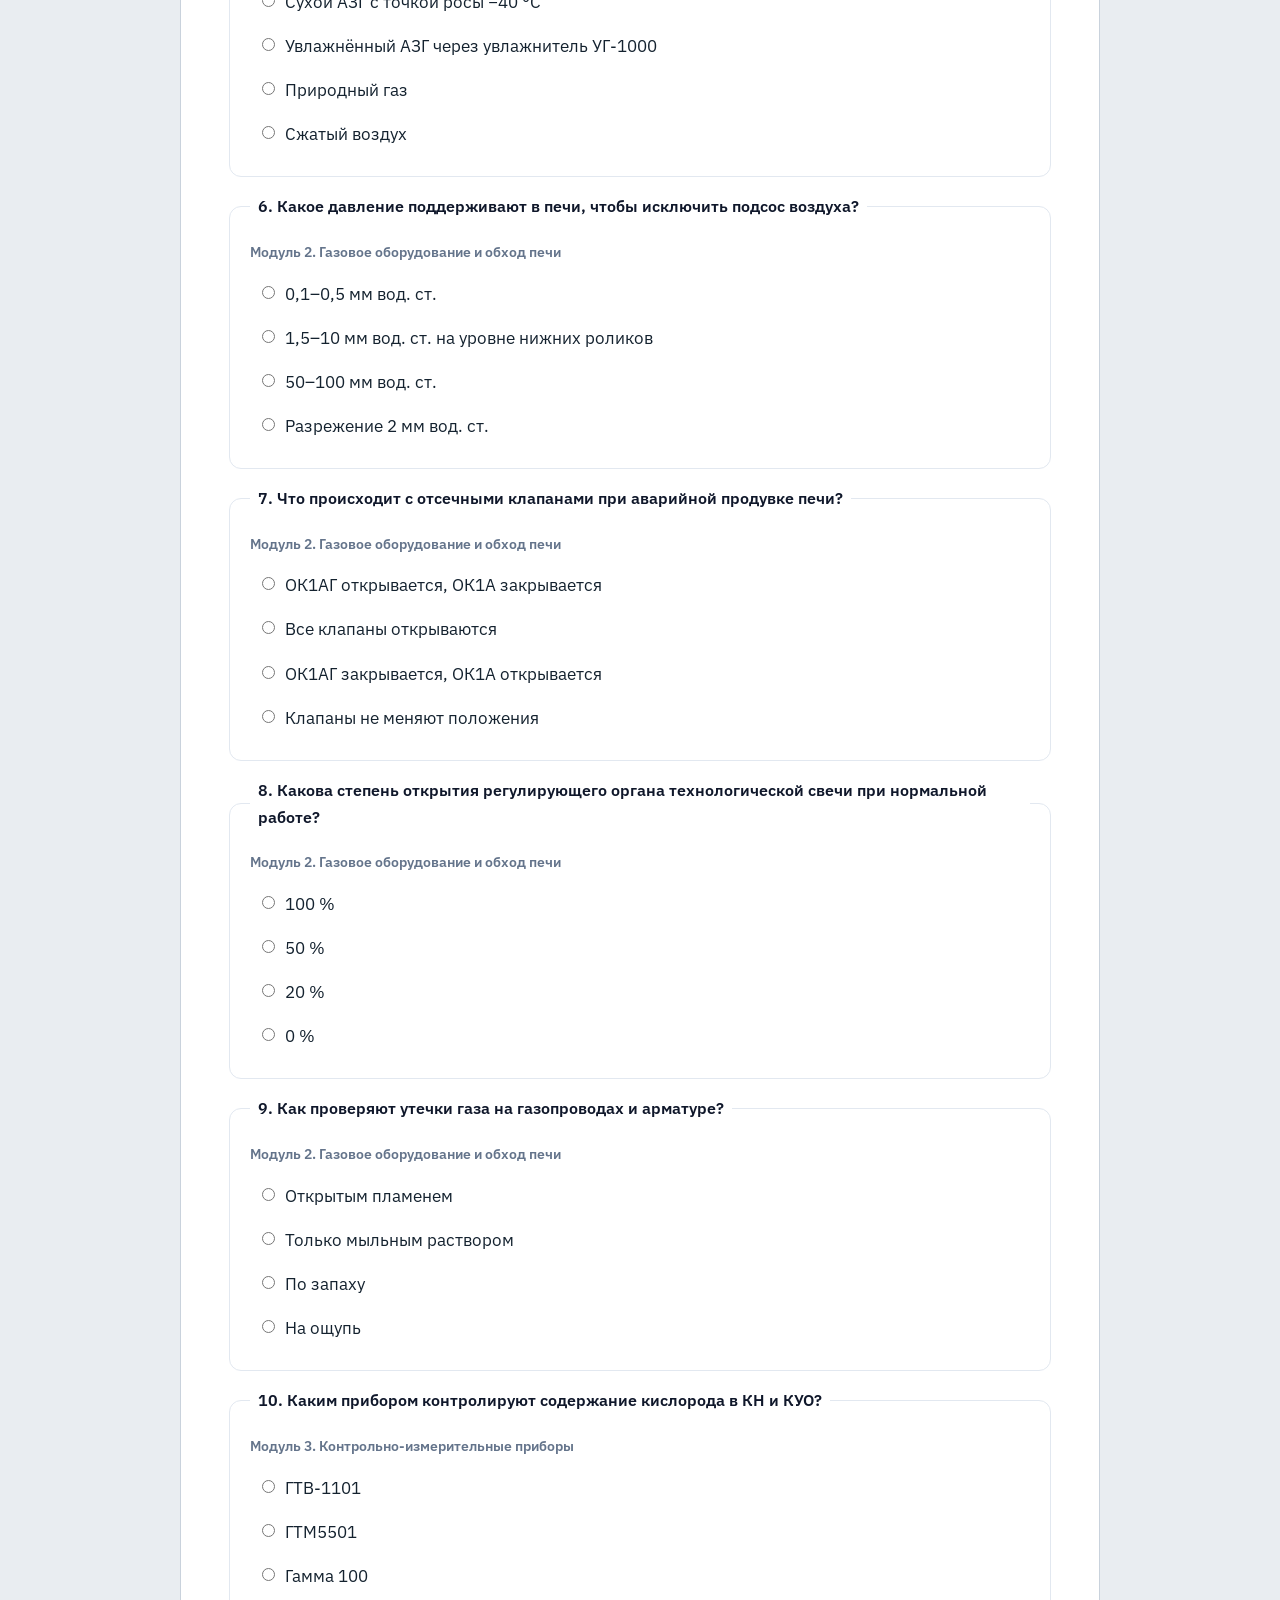
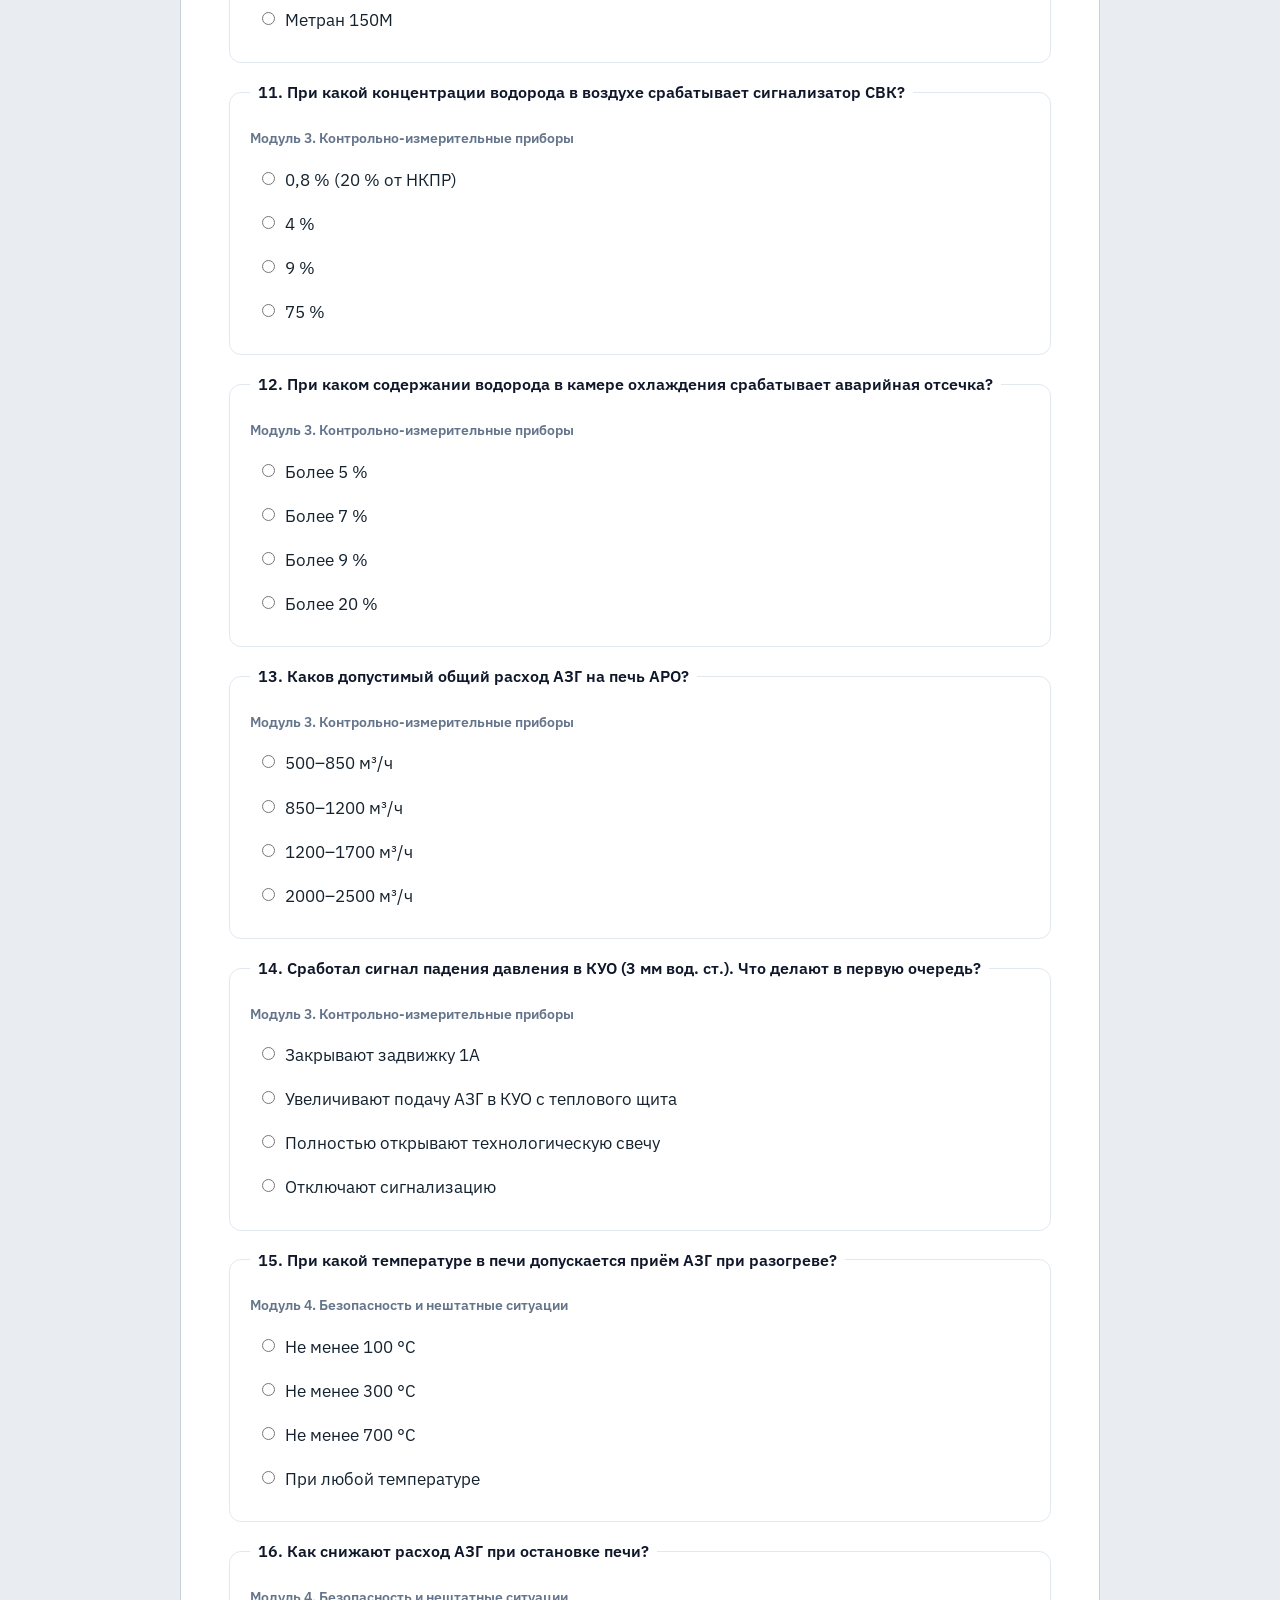
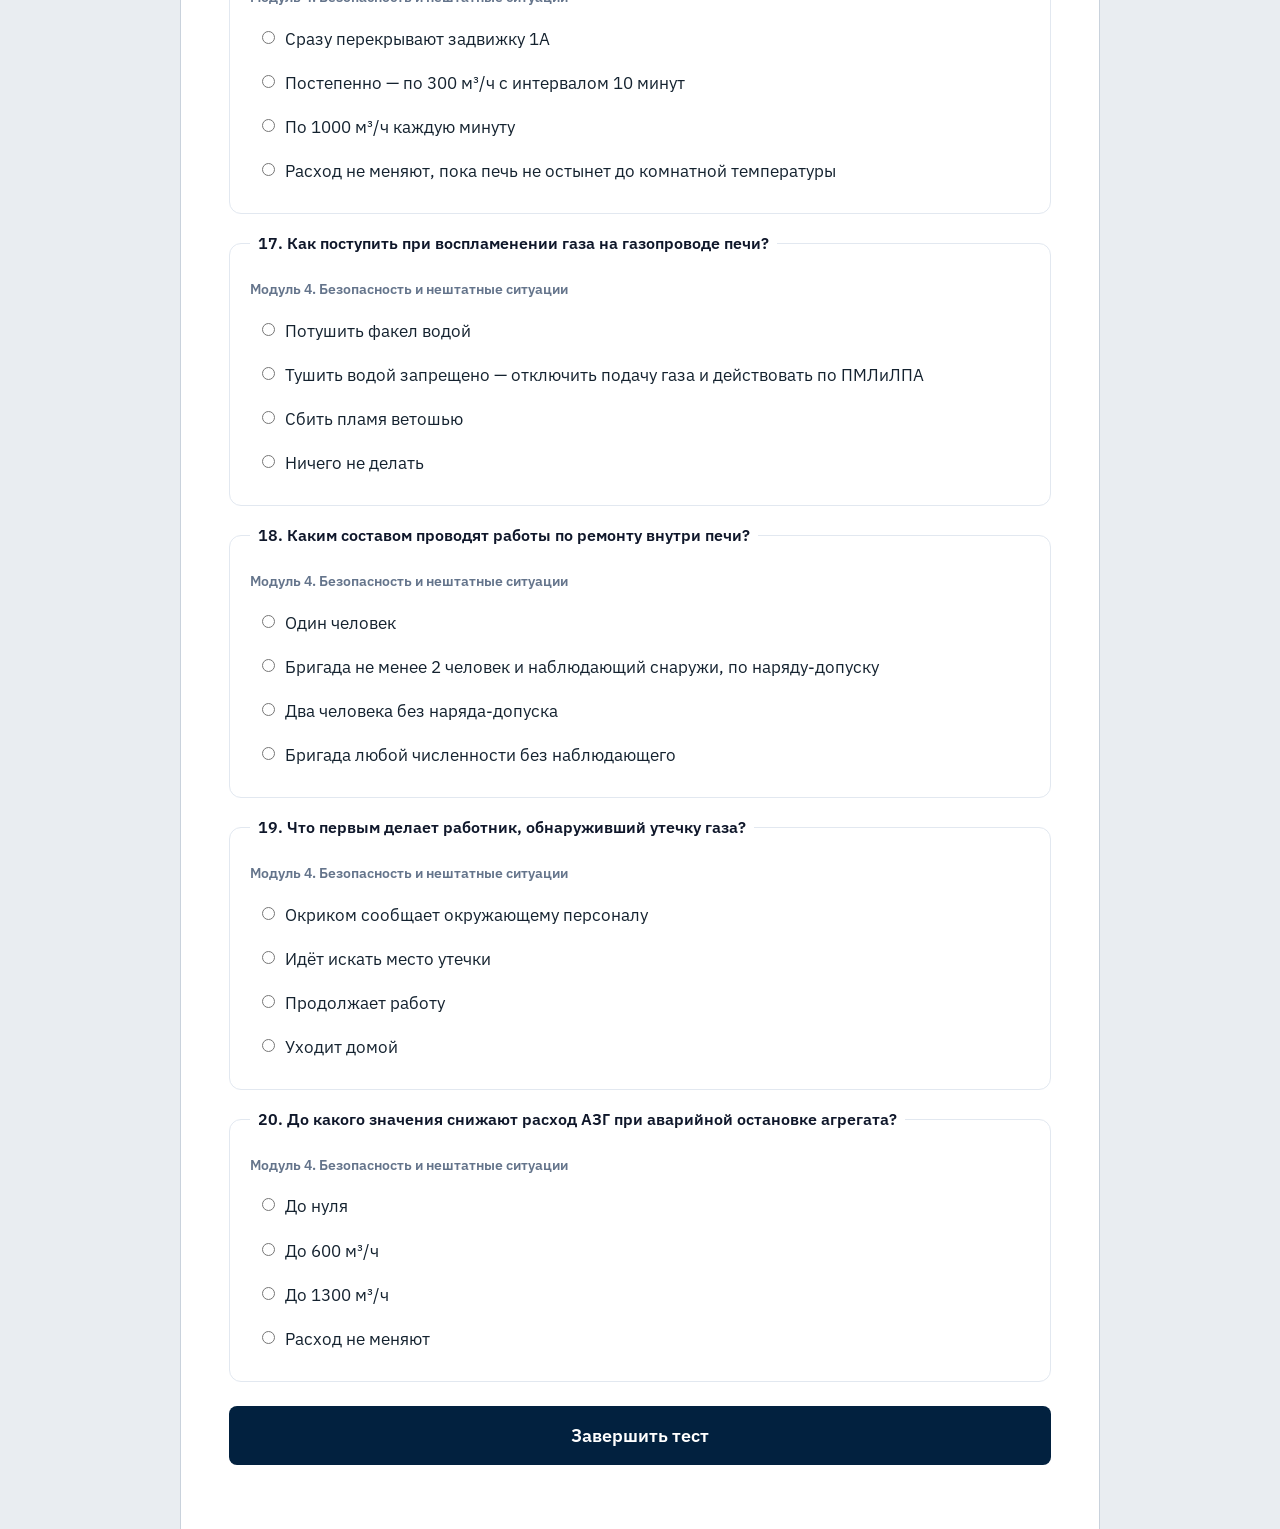
<file: test.html>
<!DOCTYPE html>
<html lang="ru">
<head>
    <meta charset="UTF-8">
    <meta name="viewport" content="width=device-width, initial-scale=1.0">
    <title>Итоговый тест: Эксплуатация печей АРО</title>
    <style>
        * { margin: 0; padding: 0; box-sizing: border-box; font-family: 'Segoe UI', Tahoma, Geneva, Verdana, sans-serif; }
        body { background-color: #f4f7fb; padding: 20px; color: #1e293b; line-height: 1.6; }
        .lesson-container { max-width: 900px; margin: 0 auto; background: #ffffff; padding: 40px; border-radius: 8px; box-shadow: 0 4px 12px rgba(0,0,0,0.05); }
        h2 { color: #0f172a; font-size: 2rem; margin-bottom: 16px; border-bottom: 2px solid #e2e8f0; padding-bottom: 12px; }
        p { margin-bottom: 16px; font-size: 1.05rem; color: #334155; }
        .info { display: flex; flex-wrap: wrap; gap: 12px; margin-bottom: 24px; }
        .info div { background: #f8fafc; border: 1px solid #e2e8f0; border-radius: 10px; padding: 10px 16px; font-size: 0.95rem; }
        .info b { color: #02213F; }

        fieldset.q { border: 1px solid #e2e8f0; border-radius: 12px; padding: 20px; margin-bottom: 16px; }
        fieldset.q legend { font-weight: 600; color: #0f172a; padding: 0 8px; font-size: 1.02rem; }
        .q-topic { font-size: 0.78rem; text-transform: uppercase; letter-spacing: .4px; color: #64748b; font-weight: 600; margin-bottom: 8px; }
        .q-opt { display: flex; gap: 10px; align-items: flex-start; padding: 8px 12px; border-radius: 8px; cursor: pointer; }
        .q-opt:hover { background: #f1f5f9; }
        .q-opt input { margin-top: 6px; accent-color: #02213F; }
        fieldset.q.ok { border-color: #34d399; background: #f0fdf4; }
        fieldset.q.bad { border-color: #f87171; background: #fef2f2; }
        fieldset.q.missing { border-color: #f59e0b; background: #fffbeb; }
        .q-opt.right { background: #dcfce7; font-weight: 600; }
        .q-opt.chosen-wrong { background: #fee2e2; text-decoration: line-through; }
        .q-exp { display: none; margin-top: 10px; font-size: 0.95rem; color: #334155; border-top: 1px dashed #cbd5e1; padding-top: 10px; }
        fieldset.q.ok .q-exp, fieldset.q.bad .q-exp { display: block; }

        .submit-btn { width: 100%; background: #02213F; color: #fff; border: none; padding: 18px; font-size: 1.1rem; font-weight: 700; border-radius: 8px; cursor: pointer; margin-top: 8px; }
        .submit-btn:hover { background: #0A3560; }
        .warn-msg { display: none; color: #b45309; font-weight: 600; margin-top: 12px; text-align: center; }

        .result { display: none; border-radius: 16px; padding: 28px; margin-bottom: 28px; color: #fff; }
        .result.pass { background: linear-gradient(135deg, #059669, #10b981); }
        .result.fail { background: linear-gradient(135deg, #b91c1c, #ef4444); }
        .result h3 { font-size: 1.6rem; margin-bottom: 6px; }
        .result .big { font-size: 3rem; font-weight: 800; line-height: 1.1; }
        .result p { color: #fff; margin: 8px 0 0; }
        .topics { background: #fff; color: #1e293b; border-radius: 12px; padding: 18px; margin-top: 18px; }
        .topic-row { display: grid; grid-template-columns: 1fr 120px 60px; gap: 12px; align-items: center; padding: 8px 0; border-bottom: 1px dashed #e2e8f0; font-size: 0.95rem; }
        .topic-row:last-child { border-bottom: none; }
        .bar { height: 8px; background: #e2e8f0; border-radius: 4px; overflow: hidden; }
        .bar div { height: 100%; background: #10b981; }
        .bar.low div { background: #ef4444; }
        .review-list { margin-top: 14px; padding-left: 20px; }
        .review-list li { margin-bottom: 6px; }
        .review-list a { color: #02213F; font-weight: 600; }
        .res-actions { display: flex; flex-wrap: wrap; gap: 10px; margin-top: 18px; }
        .res-btn { background: #fff; color: #0f172a; border: none; padding: 12px 20px; border-radius: 8px; font-weight: 700; cursor: pointer; }
        .res-btn.ghost { background: transparent; color: #fff; border: 1px solid rgba(255,255,255,.6); }

        @media (max-width: 768px) {
            body { padding: 10px; }
            .lesson-container { padding: 20px; }
            .topic-row { grid-template-columns: 1fr 60px; }
            .topic-row .bar { display: none; }
        }
    </style>
    <link rel="stylesheet" href="theme.css">
    <link rel="stylesheet" href="modules.css">
    <script src="theme.js" defer></script>
</head>
<body>
<div class="lesson-container">
    <h2>Итоговый тест</h2>
    <p>Тест проверяет знания по всем модулям курса «Эксплуатация печей АРО и работа с защитными атмосферами». Ответьте на все вопросы и нажмите «Завершить тест».</p>
    <div class="info">
        <div>Вопросов: <b id="info-total"></b></div>
        <div>Проходной балл: <b id="info-pass"></b></div>
        <div>Лучший результат: <b id="info-best">—</b></div>
    </div>

    <div class="result" id="result"></div>

    <form id="test-form" onsubmit="submitTest(event)">
        <div id="questions"></div>
        <button type="submit" class="submit-btn" id="submit-btn">Завершить тест</button>
        <div class="warn-msg" id="warn-msg"></div>
    </form>
</div>

<script>
const TOPICS = {
    1: { name: 'Модуль 1. Природа газов и защитные атмосферы', file: 'module1.html' },
    2: { name: 'Модуль 2. Газовое оборудование и обход печи', file: 'module2.html' },
    3: { name: 'Модуль 3. Контрольно-измерительные приборы', file: 'module3.html' },
    4: { name: 'Модуль 4. Безопасность и нештатные ситуации', file: 'module4.html' }
};
const PASS_PERCENT = 80;
const QUESTIONS = [
    // Модуль 1
    { m: 1, q: 'Каков состав азотного защитного газа (АЗГ)?',
      o: ['95 % N₂ и 5 % H₂ (допуск по водороду ± 0,1 %)', '90 % N₂ и 10 % H₂', '80 % N₂ и 20 % H₂', '99 % N₂ и 1 % H₂'], a: 0,
      e: 'АЗГ — гомогенная смесь 95 % азота и 5 % водорода с допуском по водороду ± 0,1 %.' },
    { m: 1, q: 'В каком диапазоне концентраций смесь водорода с воздухом взрывоопасна?',
      o: ['3,8–17,8 %', '4,1–75 %', '5–25 %', '0,5–15 %'], a: 1,
      e: 'Водород взрывоопасен в смеси с воздухом от 4,1 до 75 % по объёму. 3,8–17,8 % — пределы для природного газа.' },
    { m: 1, q: 'Какое утверждение об азоте верно?',
      o: ['Азот горюч и взрывоопасен', 'Азот инертен, не горит, но вытесняет кислород и вызывает удушье', 'Азот имеет резкий запах', 'Азот токсичен в малых концентрациях'], a: 1,
      e: 'Азот инертен — не горит и не взрывается, но, вытесняя кислород, вызывает удушье без предупреждающих признаков.' },
    { m: 1, q: 'Чем обусловлена горючесть АЗГ?',
      o: ['Содержанием азота', 'Только содержанием водорода', 'Примесью одоранта', 'Содержанием метана'], a: 1,
      e: 'Фактическая горючесть АЗГ обусловлена только содержанием H₂.' },
    // Модуль 2
    { m: 2, q: 'Какой газ подают в камеру выдержки?',
      o: ['Сухой АЗГ с точкой росы −40 °C', 'Увлажнённый АЗГ через увлажнитель УГ-1000', 'Природный газ', 'Сжатый воздух'], a: 1,
      e: 'В КН, КРО и КУО подают сухой АЗГ, в камеру выдержки — увлажнённый АЗГ.' },
    { m: 2, q: 'Какое давление поддерживают в печи, чтобы исключить подсос воздуха?',
      o: ['0,1–0,5 мм вод. ст.', '1,5–10 мм вод. ст. на уровне нижних роликов', '50–100 мм вод. ст.', 'Разрежение 2 мм вод. ст.'], a: 1,
      e: 'В печи поддерживают положительное давление 1,5–10 мм вод. ст. на уровне нижних роликов.' },
    { m: 2, q: 'Что происходит с отсечными клапанами при аварийной продувке печи?',
      o: ['ОК1АГ открывается, ОК1А закрывается', 'Все клапаны открываются', 'ОК1АГ закрывается, ОК1А открывается', 'Клапаны не меняют положения'], a: 0,
      e: 'Открывается клапан продувочного азота ОК1АГ, закрывается ОК1А (АЗГ).' },
    { m: 2, q: 'Какова степень открытия регулирующего органа технологической свечи при нормальной работе?',
      o: ['100 %', '50 %', '20 %', '0 %'], a: 2,
      e: 'При нормальной работе — 20 %, минимальная степень открытия — 10 %.' },
    { m: 2, q: 'Как проверяют утечки газа на газопроводах и арматуре?',
      o: ['Открытым пламенем', 'Только мыльным раствором', 'По запаху', 'На ощупь'], a: 1,
      e: 'Утечки проверяют только мыльным раствором. Проверка огнём запрещена.' },
    // Модуль 3
    { m: 3, q: 'Каким прибором контролируют содержание кислорода в КН и КУО?',
      o: ['ГТВ-1101', 'ГТМ5501', 'Гамма 100', 'Метран 150М'], a: 1,
      e: 'ГТМ5501 — кислород; ГТВ-1101 — водород; Гамма 100 — CO; Метран 150М — давление и расход.' },
    { m: 3, q: 'При какой концентрации водорода в воздухе срабатывает сигнализатор СВК?',
      o: ['0,8 % (20 % от НКПР)', '4 %', '9 %', '75 %'], a: 0,
      e: 'Концентрация водорода в воздухе не должна превышать 0,8 % — это 20 % нижнего предела взрываемости.' },
    { m: 3, q: 'При каком содержании водорода в камере охлаждения срабатывает аварийная отсечка?',
      o: ['Более 5 %', 'Более 7 %', 'Более 9 %', 'Более 20 %'], a: 2,
      e: 'При содержании водорода более 9 % автоматически отсекается АЗГ, печь продувается азотом.' },
    { m: 3, q: 'Каков допустимый общий расход АЗГ на печь АРО?',
      o: ['500–850 м³/ч', '850–1200 м³/ч', '1200–1700 м³/ч', '2000–2500 м³/ч'], a: 2,
      e: 'По Приложению Б ИЭ общий расход АЗГ — 1200–1700 м³/ч.' },
    { m: 3, q: 'Сработал сигнал падения давления в КУО (3 мм вод. ст.). Что делают в первую очередь?',
      o: ['Закрывают задвижку 1А', 'Увеличивают подачу АЗГ в КУО с теплового щита', 'Полностью открывают технологическую свечу', 'Отключают сигнализацию'], a: 1,
      e: 'Сначала увеличивают подачу АЗГ в камеру ускоренного охлаждения, затем — в КН, затем прикрывают свечу.' },
    // Модуль 4
    { m: 4, q: 'При какой температуре в печи допускается приём АЗГ при разогреве?',
      o: ['Не менее 100 °C', 'Не менее 300 °C', 'Не менее 700 °C', 'При любой температуре'], a: 1,
      e: 'АЗГ подают при полностью закрытых люках, ложных окнах и тамбурах при температуре в печи не менее 300 °C.' },
    { m: 4, q: 'Как снижают расход АЗГ при остановке печи?',
      o: ['Сразу перекрывают задвижку 1А', 'Постепенно — по 300 м³/ч с интервалом 10 минут', 'По 1000 м³/ч каждую минуту', 'Расход не меняют, пока печь не остынет до комнатной температуры'], a: 1,
      e: 'Расход АЗГ снижают постепенно — по 300 м³/ч с интервалом 10 минут — и закрывают арматуру, начиная с задвижки 1А, при температуре в печи ниже 500 °C.' },
    { m: 4, q: 'Как поступить при воспламенении газа на газопроводе печи?',
      o: ['Потушить факел водой', 'Тушить водой запрещено — отключить подачу газа и действовать по ПМЛиЛПА', 'Сбить пламя ветошью', 'Ничего не делать'], a: 1,
      e: 'Тушить водой газовый факел при воспламенении АЗГ запрещено (ПИ п.3.6).' },
    { m: 4, q: 'Каким составом проводят работы по ремонту внутри печи?',
      o: ['Один человек', 'Бригада не менее 2 человек и наблюдающий снаружи, по наряду-допуску', 'Два человека без наряда-допуска', 'Бригада любой численности без наблюдающего'], a: 1,
      e: 'ПИ п.6.1: бригада не менее 2 человек и один наблюдающий снаружи, с оформлением наряда-допуска.' },
    { m: 4, q: 'Что первым делает работник, обнаруживший утечку газа?',
      o: ['Окриком сообщает окружающему персоналу', 'Идёт искать место утечки', 'Продолжает работу', 'Уходит домой'], a: 0,
      e: 'По памятке первый обнаруживший окриком сообщает об аварии окружающим, затем — мастеру, вызывает ПАСФ и УПГ.' },
    { m: 4, q: 'До какого значения снижают расход АЗГ при аварийной остановке агрегата?',
      o: ['До нуля', 'До 600 м³/ч', 'До 1300 м³/ч', 'Расход не меняют'], a: 2,
      e: 'ИЭ п.2.3.4.3: при аварийной остановке расход АЗГ снижают до 1300 м³/ч.' }
];

const store = {
    get(k) { try { return localStorage.getItem(k); } catch (e) { return null; } },
    set(k, v) { try { localStorage.setItem(k, v); } catch (e) {} },
    del(k) { try { localStorage.removeItem(k); } catch (e) {} }
};

function renderTest() {
    document.getElementById('info-total').textContent = QUESTIONS.length;
    document.getElementById('info-pass').textContent = `${PASS_PERCENT} % (${Math.ceil(QUESTIONS.length * PASS_PERCENT / 100)} из ${QUESTIONS.length})`;
    const best = store.get('final_test_best');
    if (best) document.getElementById('info-best').textContent = best + ' %';
    document.getElementById('questions').innerHTML = QUESTIONS.map((item, i) => `
        <fieldset class="q" id="q${i}">
            <legend>${i + 1}. ${item.q}</legend>
            <div class="q-topic">${TOPICS[item.m].name}</div>
            ${item.o.map((o, j) => `<label class="q-opt" id="q${i}o${j}"><input type="radio" name="q${i}" value="${j}"><span>${o}</span></label>`).join('')}
            <div class="q-exp">${item.e}</div>
        </fieldset>`).join('');
}

function submitTest(e) {
    e.preventDefault();
    const missing = [];
    QUESTIONS.forEach((_, i) => {
        const fs = document.getElementById('q' + i);
        fs.classList.remove('missing');
        if (!document.querySelector(`input[name="q${i}"]:checked`)) { missing.push(i + 1); fs.classList.add('missing'); }
    });
    const warn = document.getElementById('warn-msg');
    if (missing.length) {
        warn.style.display = 'block';
        warn.textContent = `Ответьте на все вопросы. Без ответа: ${missing.join(', ')}.`;
        document.getElementById('q' + (missing[0] - 1)).scrollIntoView({ behavior: 'smooth', block: 'center' });
        return;
    }
    warn.style.display = 'none';

    let score = 0;
    const byTopic = {};
    Object.keys(TOPICS).forEach(k => byTopic[k] = { ok: 0, total: 0 });
    QUESTIONS.forEach((item, i) => {
        const sel = +document.querySelector(`input[name="q${i}"]:checked`).value;
        const ok = sel === item.a;
        const fs = document.getElementById('q' + i);
        fs.classList.add(ok ? 'ok' : 'bad');
        document.getElementById(`q${i}o${item.a}`).classList.add('right');
        if (!ok) document.getElementById(`q${i}o${sel}`).classList.add('chosen-wrong');
        fs.querySelectorAll('input').forEach(inp => inp.disabled = true);
        byTopic[item.m].total++;
        if (ok) { score++; byTopic[item.m].ok++; }
    });

    const percent = Math.round(score / QUESTIONS.length * 100);
    const passed = percent >= PASS_PERCENT;
    const best = Math.max(percent, +(store.get('final_test_best') || 0));
    store.set('final_test_best', best);
    document.getElementById('info-best').textContent = best + ' %';
    if (passed) store.set('final_test_passed', 'true');

    const weak = Object.keys(TOPICS).filter(k => byTopic[k].ok < byTopic[k].total);
    const res = document.getElementById('result');
    res.className = 'result ' + (passed ? 'pass' : 'fail');
    res.style.display = 'block';
    res.innerHTML = `
        <h3>${passed ? '✅ Тест сдан' : '❌ Тест не сдан'}</h3>
        <div class="big">${score} из ${QUESTIONS.length} · ${percent} %</div>
        <p>${passed ? 'Поздравляем! Вы успешно освоили материал курса.' : `Для прохождения нужно не менее ${PASS_PERCENT} %. Повторите темы ниже и попробуйте снова.`}</p>
        <div class="topics">
            <b>Результат по модулям</b>
            ${Object.keys(TOPICS).map(k => {
                const t = byTopic[k], p = t.total ? Math.round(t.ok / t.total * 100) : 0;
                return `<div class="topic-row"><span>${TOPICS[k].name}</span><div class="bar${p < PASS_PERCENT ? ' low' : ''}"><div style="width:${p}%"></div></div><b>${t.ok}/${t.total}</b></div>`;
            }).join('')}
            ${weak.length ? `<p style="color:#1e293b;margin-top:14px"><b>Рекомендуем повторить:</b></p>
                <ul class="review-list">${weak.map(k => `<li><a href="${TOPICS[k].file}">${TOPICS[k].name}</a> — ошибок: ${byTopic[k].total - byTopic[k].ok}</li>`).join('')}</ul>`
              : '<p style="color:#065f46;margin-top:14px"><b>Ошибок нет — отличный результат!</b></p>'}
        </div>
        <div class="res-actions">
            ${passed ? '<button class="res-btn" onclick="finishCourse()">Завершить курс</button>' : ''}
            <button class="res-btn ghost" onclick="retake()">↺ Пройти тест заново</button>
        </div>`;
    document.getElementById('submit-btn').style.display = 'none';
    res.scrollIntoView({ behavior: 'smooth', block: 'start' });
}

function retake() {
    document.getElementById('result').style.display = 'none';
    document.getElementById('submit-btn').style.display = 'block';
    renderTest();
    window.scrollTo({ top: 0, behavior: 'smooth' });
}
function finishCourse() {
    if (window.parent && window.parent !== window) {
        window.parent.postMessage({ action: 'completeModule', moduleId: 5 }, '*');
    } else {
        window.location.href = 'index.html';
    }
}

window.addEventListener('DOMContentLoaded', renderTest);
</script>
</body>
</html>
</file>
<file: theme.css>
/* Шрифты лежат в папке fonts/, интернет для них не нужен */
@font-face{font-family:'Plex';font-style:normal;font-weight:400;font-display:swap;src:url('fonts/ibm-plex-sans-cyrillic-400-normal.woff2') format('woff2');unicode-range:U+0301,U+0400-045F,U+0490-0491,U+04B0-04B1,U+2116;}
@font-face{font-family:'Plex';font-style:normal;font-weight:400;font-display:swap;src:url('fonts/ibm-plex-sans-latin-400-normal.woff2') format('woff2');unicode-range:U+0000-00FF,U+0131,U+0152-0153,U+02BB-02BC,U+02C6,U+02DA,U+02DC,U+2000-206F,U+2074,U+20AC,U+2122,U+2191,U+2193,U+2212,U+2215,U+FEFF,U+FFFD;}
@font-face{font-family:'Plex';font-style:normal;font-weight:500;font-display:swap;src:url('fonts/ibm-plex-sans-cyrillic-500-normal.woff2') format('woff2');unicode-range:U+0301,U+0400-045F,U+0490-0491,U+04B0-04B1,U+2116;}
@font-face{font-family:'Plex';font-style:normal;font-weight:500;font-display:swap;src:url('fonts/ibm-plex-sans-latin-500-normal.woff2') format('woff2');unicode-range:U+0000-00FF,U+0131,U+0152-0153,U+02BB-02BC,U+02C6,U+02DA,U+02DC,U+2000-206F,U+2074,U+20AC,U+2122,U+2191,U+2193,U+2212,U+2215,U+FEFF,U+FFFD;}
@font-face{font-family:'Plex';font-style:normal;font-weight:600;font-display:swap;src:url('fonts/ibm-plex-sans-cyrillic-600-normal.woff2') format('woff2');unicode-range:U+0301,U+0400-045F,U+0490-0491,U+04B0-04B1,U+2116;}
@font-face{font-family:'Plex';font-style:normal;font-weight:600;font-display:swap;src:url('fonts/ibm-plex-sans-latin-600-normal.woff2') format('woff2');unicode-range:U+0000-00FF,U+0131,U+0152-0153,U+02BB-02BC,U+02C6,U+02DA,U+02DC,U+2000-206F,U+2074,U+20AC,U+2122,U+2191,U+2193,U+2212,U+2215,U+FEFF,U+FFFD;}
@font-face{font-family:'FiraCond';font-style:normal;font-weight:600;font-display:swap;src:url('fonts/fira-sans-condensed-cyrillic-600-normal.woff2') format('woff2');unicode-range:U+0301,U+0400-045F,U+0490-0491,U+04B0-04B1,U+2116;}
@font-face{font-family:'FiraCond';font-style:normal;font-weight:600;font-display:swap;src:url('fonts/fira-sans-condensed-latin-600-normal.woff2') format('woff2');unicode-range:U+0000-00FF,U+0131,U+0152-0153,U+02BB-02BC,U+02C6,U+02DA,U+02DC,U+2000-206F,U+2074,U+20AC,U+2122,U+2191,U+2193,U+2212,U+2215,U+FEFF,U+FFFD;}
@font-face{font-family:'FiraCond';font-style:normal;font-weight:700;font-display:swap;src:url('fonts/fira-sans-condensed-cyrillic-700-normal.woff2') format('woff2');unicode-range:U+0301,U+0400-045F,U+0490-0491,U+04B0-04B1,U+2116;}
@font-face{font-family:'FiraCond';font-style:normal;font-weight:700;font-display:swap;src:url('fonts/fira-sans-condensed-latin-700-normal.woff2') format('woff2');unicode-range:U+0000-00FF,U+0131,U+0152-0153,U+02BB-02BC,U+02C6,U+02DA,U+02DC,U+2000-206F,U+2074,U+20AC,U+2122,U+2191,U+2193,U+2212,U+2215,U+FEFF,U+FFFD;}

:root {
  --navy: #02213F;        /* фирменный синий */
  --navy-2: #0A3560;
  --heat: #F05A22;        /* раскалённая полоса: акцент только для главного */
  --heat-soft: #FFB08A;
  --paper: #E9EDF1;       /* фон страницы — холодная сталь */
  --panel: #F4F6F8;
  --line: #C9D2DC;
  --ink: #14222F;
  --ink-2: #44566A;
  --ok: #1F9D55;
  --bad: #C62828;
  --head: 'FiraCond', 'Arial Narrow', 'Segoe UI', sans-serif;
  --body: 'Plex', 'Segoe UI', system-ui, sans-serif;
}
* { font-family: var(--body); }
h1, h2, h3, h4, h5 { font-family: var(--head); letter-spacing: 0; }
:focus-visible { outline: 3px solid var(--heat); outline-offset: 2px; }
@media (prefers-reduced-motion: reduce) { * { animation: none !important; transition: none !important; scroll-behavior: auto !important; } }
</file>
<file: modules.css>
/* Общее оформление страниц курса (модули 1–4 и тест). Подключается после встроенных стилей. */
body { background: var(--paper); padding: 0; color: var(--ink); font-size: 17px; line-height: 1.65; }
.lesson-container, .container, .test-container { max-width: 920px; margin: 0 auto; background: #fff; padding: 0 48px 64px; border-radius: 0; box-shadow: none; border-left: 1px solid var(--line); border-right: 1px solid var(--line); min-height: 100vh; }

/* Шапка модуля: синяя плашка и полоса-акцент */
.lesson-container > h2:first-child { margin: 0 -48px 40px; padding: 44px 48px 34px; background: var(--navy); color: #fff; border: 0; border-bottom: 5px solid var(--heat); font-size: 2.5rem; line-height: 1.1; font-weight: 700; }
.lesson-container > h2:first-child::before { content: attr(data-mod); display: block; font-family: var(--body); font-size: 0.95rem; font-weight: 500; color: var(--heat-soft); margin-bottom: 10px; }

h3 { color: var(--navy); font-size: 1.75rem; font-weight: 700; margin: 56px 0 18px; padding-top: 26px; border-top: 1px solid var(--line); line-height: 1.15; }
h2 + p + .alert-dark + h3, .lesson-container > h3:first-of-type { border-top: 0; padding-top: 0; }
h4 { color: var(--navy); font-size: 1.3rem; font-weight: 600; margin: 28px 0 10px; }
p, li { color: var(--ink); font-size: 1rem; text-align: left; }
p { max-width: 70ch; }
ul, ol { max-width: 70ch; }
strong { color: var(--ink); font-weight: 600; }

/* Плашки */
.alert-dark { background: var(--navy); border-left: 5px solid var(--heat); border-radius: 4px; margin: 28px 0; padding: 18px 22px; box-shadow: none; }
.alert-dark .alert-icon { position: static; transform: none; width: 26px; height: 26px; border-radius: 4px; background: var(--heat); color: #fff; margin-bottom: 10px; font-family: var(--head); }
.alert-dark strong { color: var(--heat-soft); font-family: var(--head); font-size: 1.15rem; font-weight: 600; margin-bottom: 6px; }
.alert-light { background: var(--panel); border-left: 5px solid var(--navy); border-radius: 0 4px 4px 0; color: var(--ink); }
.alert-danger { border-radius: 0 4px 4px 0; border-left-width: 5px; }
.alert-warn { border-radius: 0 4px 4px 0; border-left-width: 5px; }

/* Цифры */
.stats-grid { gap: 12px; }
.stat-box { background: #fff; border: 1px solid var(--line); border-top: 4px solid var(--navy); border-radius: 4px; text-align: left; padding: 14px 16px 16px; }
.stat-box b { font-family: var(--head); font-size: 2.1rem; font-weight: 700; color: var(--navy); }
.stat-box span { color: var(--ink-2); font-size: 0.9rem; }

/* Фото */
.fig img { border-radius: 4px; border-color: var(--line); }
.fig img:hover { transform: none; }
.fig figcaption { text-align: left; color: var(--ink-2); }
.fig .ph { border-radius: 4px; }

/* Узлы, арматура, вкладки */
.tab-btn { border-radius: 4px 4px 0 0; background: var(--panel); border-color: var(--line); color: var(--ink); }
.tab-btn.active { background: var(--navy); border-color: var(--navy); color: #fff; }
.tab-panel { border-radius: 0 4px 4px 4px; border-color: var(--line); }
.fact { background: var(--panel); border-left: 3px solid var(--heat); border-radius: 0 4px 4px 0; }
.fact span { text-transform: none; font-size: 0.82rem; letter-spacing: 0; color: var(--ink-2); font-weight: 500; }
.arm-list details, .acc details { border-color: var(--line); border-radius: 4px; }
.arm-list summary::after, .acc summary::after { color: var(--heat); }
.arm-tag { border-radius: 4px; background: var(--navy); }

/* Единые скругления и рамки у карточек */
.phone, .scen-card, .post, .instr-card, .sim-box, .route-box, .q-card, .dnd-container, .chart-box, .stat-box, .sim-msg, .review, .ppe div, .five div, .steps li, .trig-btn, .chip, .drag-item, .drop-zone, .disabled-text, .reset-btn, .q-opt, .auto-detail, .table-wrap { border-radius: 4px; }
.chip { border-color: var(--line); }
.chip.active, .tab-btn.active { background: var(--navy); border-color: var(--navy); }
.instr-card, .post, .phone, .scen-card, .sim-box, .route-box { border-color: var(--line); }
.steps li::before { border-radius: 4px; background: var(--navy); font-family: var(--head); }
table.alarm th, table.t th { background: var(--navy); font-family: var(--head); font-weight: 600; letter-spacing: 0; }

/* Кнопки */
.check-btn, .confirm-btn, .small-btn, .next-btn, .res-btn { background: var(--navy); border-radius: 4px; font-weight: 600; }
.check-btn:hover, .confirm-btn:hover, .next-btn:hover, .res-btn:hover { background: var(--navy-2); }
.nav-btn { background: var(--navy); border-bottom: 4px solid var(--heat); border-radius: 4px; text-transform: none; font-size: 1.1rem; font-weight: 600; padding: 18px 28px; }
.nav-btn:hover { background: var(--navy-2); }
.reset-btn { border-color: var(--line); color: var(--ink-2); }
.disabled-text { background: var(--panel); color: var(--ink-2); font-size: 0.95rem; border: 1px dashed var(--line); }

/* Тесты */
.q-card { border-color: var(--line); }
.q-opt:hover { background: var(--panel); }
.q-opt input { accent-color: var(--navy); }

/* Модуль 1: четыре карточки газов в один ряд, без «сироты» */
.gas-grid { grid-template-columns: repeat(4, 1fr); gap: 12px; }
.gas-card { height: 300px; }
.gas-card-front, .gas-card-back { border-radius: 4px; box-shadow: none; }
.gas-card-front { border: 1px solid var(--line); border-top: 5px solid var(--navy); }
.gas-card:nth-child(1) .gas-card-front { border-top-color: #ef4444; }
.gas-card:nth-child(2) .gas-card-front { border-top-color: #3b82f6; }
.gas-card:nth-child(4) .gas-card-front { border-top-color: #0ea5e9; }
.gas-card-front .formula { font-family: var(--head); font-size: 3.2rem; color: var(--navy); }
.gas-card-front h4 { margin: 0 0 6px; }
.flip-hint { color: var(--ink-2) !important; font-weight: 500 !important; }
.gas-card-back { background: var(--navy); border-left: 0; border-top: 5px solid var(--heat); }
.card-stat-label { text-transform: none !important; letter-spacing: 0 !important; font-size: 0.82rem !important; color: #9fb3c8 !important; }
.drop-zone-title { text-transform: none !important; letter-spacing: 0; }
.drop-zone.correct .drop-zone-title { text-transform: none; }
@media (max-width: 900px) { .gas-grid { grid-template-columns: repeat(2, 1fr); } }

/* Полоса чтения — единственный «акцент движения»: заполняется при прокрутке */
.read-strip { position: fixed; top: 0; left: 0; right: 0; height: 4px; background: rgba(2,33,63,.15); z-index: 500; }
.read-strip i { display: block; height: 100%; width: 0; background: var(--heat); }

@media (max-width: 700px) {
  .lesson-container, .container, .test-container { padding: 0 20px 48px; border: 0; }
  .lesson-container > h2:first-child { margin: 0 -20px 28px; padding: 32px 20px 26px; font-size: 1.9rem; }
  h3 { font-size: 1.45rem; }
  .gas-card { height: 280px; }
}
.scen-grid .scen-card:last-child:nth-child(odd) { grid-column: 1 / -1; }
.q-topic, .rp-num, .auto-detail h5 { text-transform: none; letter-spacing: 0; font-size: 0.9rem; }
.rp-num { color: var(--heat); }
</file>
